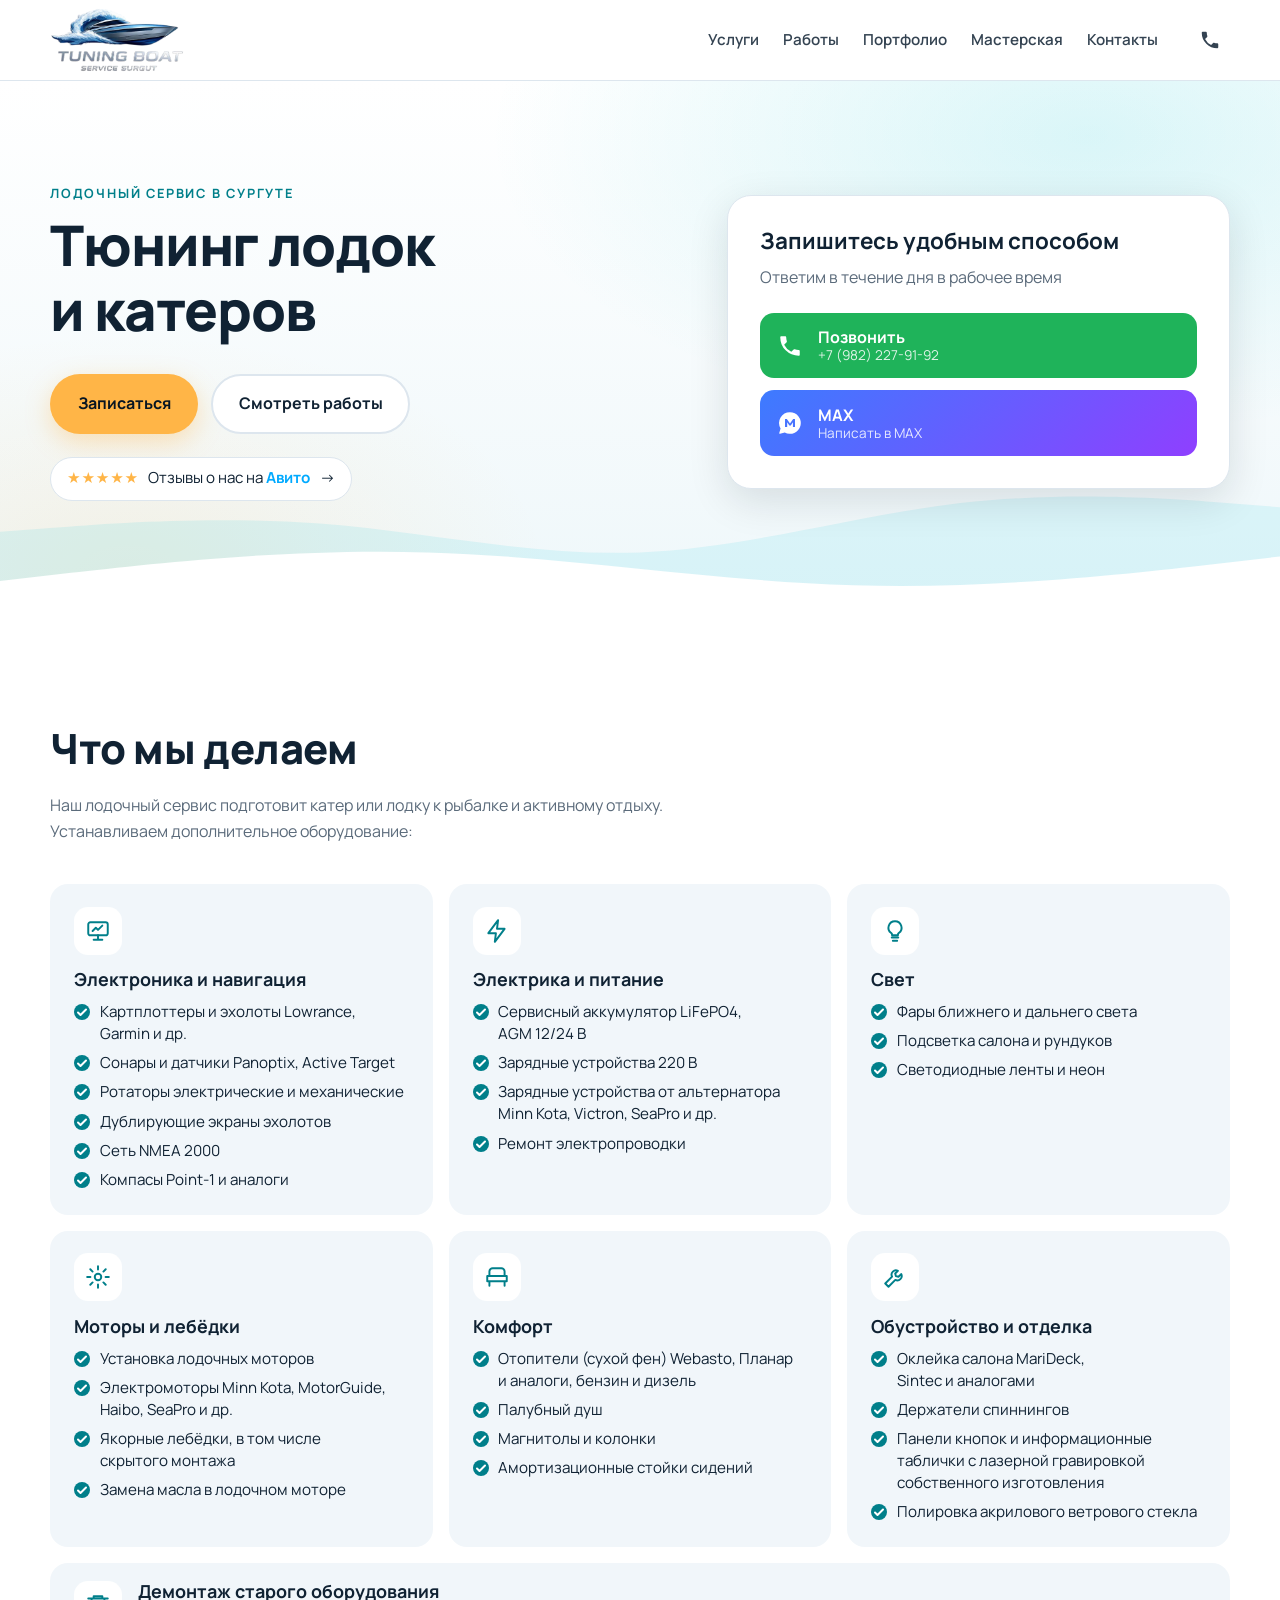
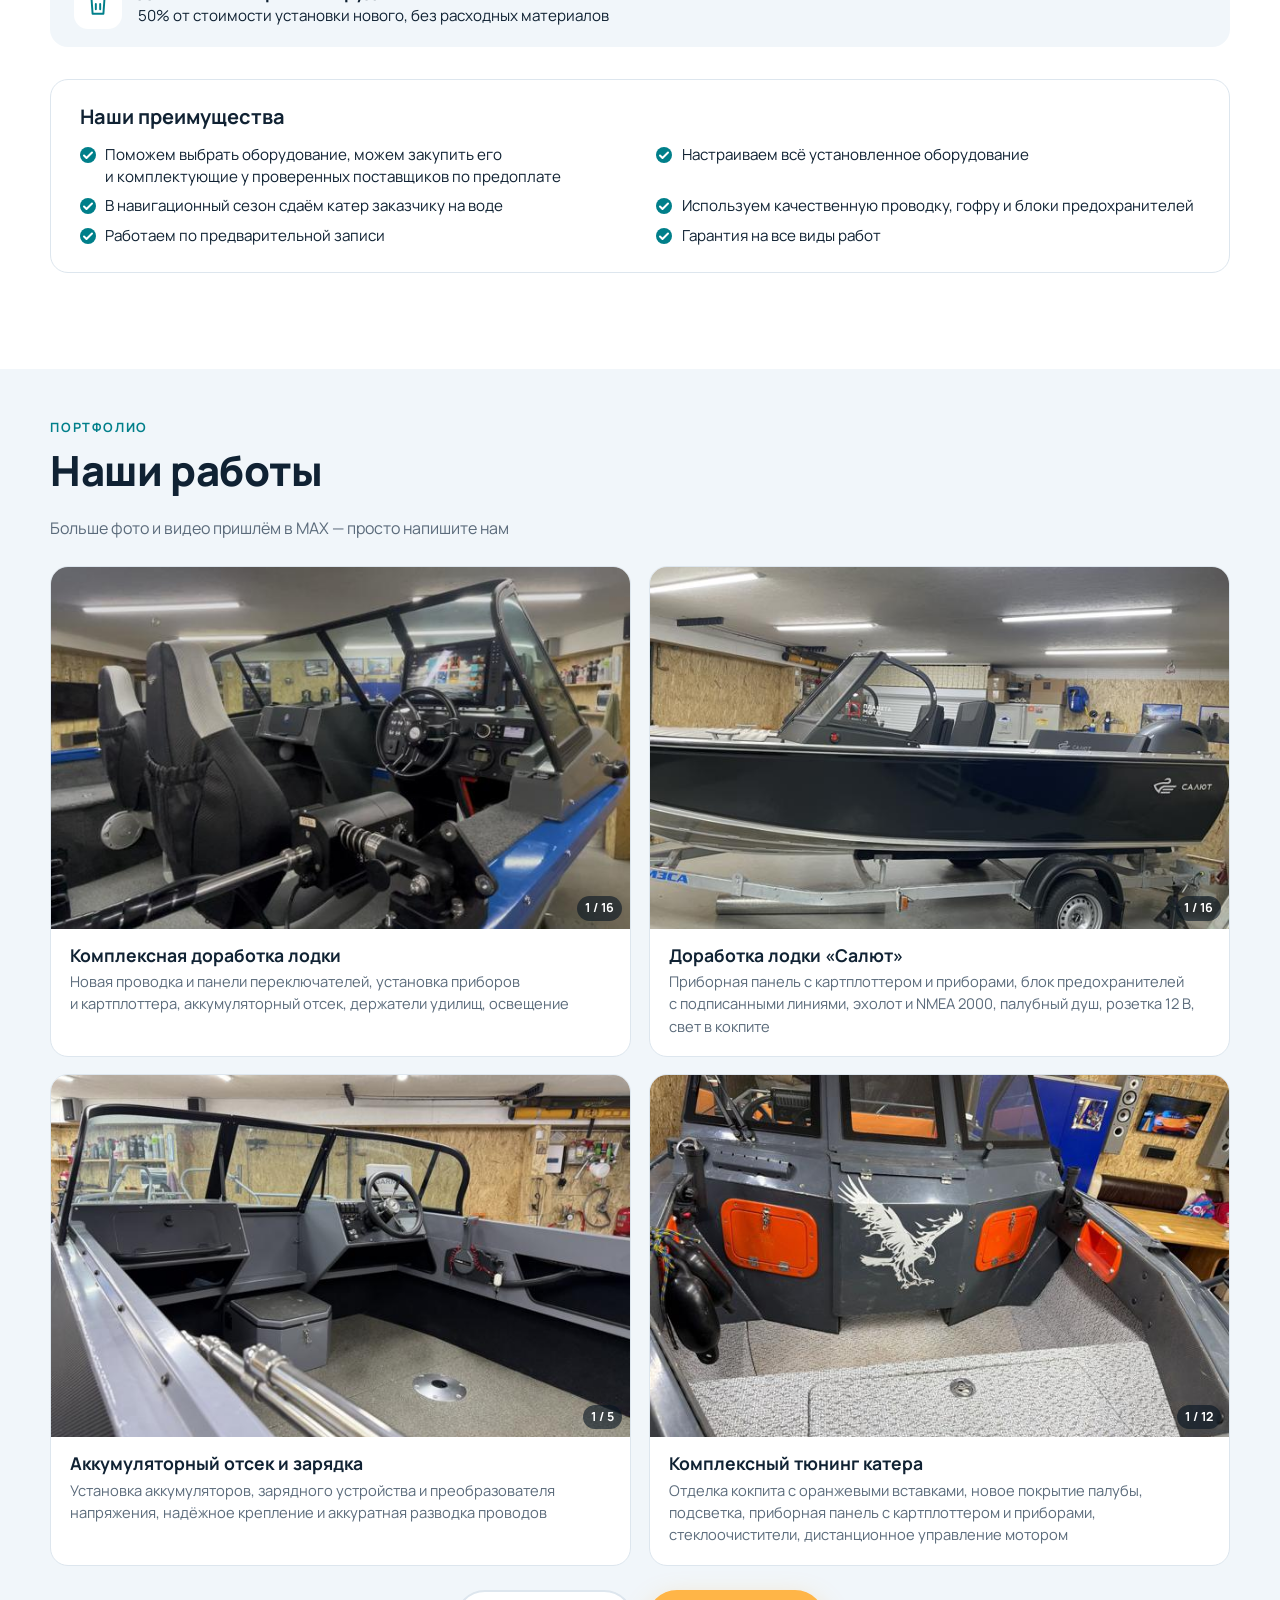
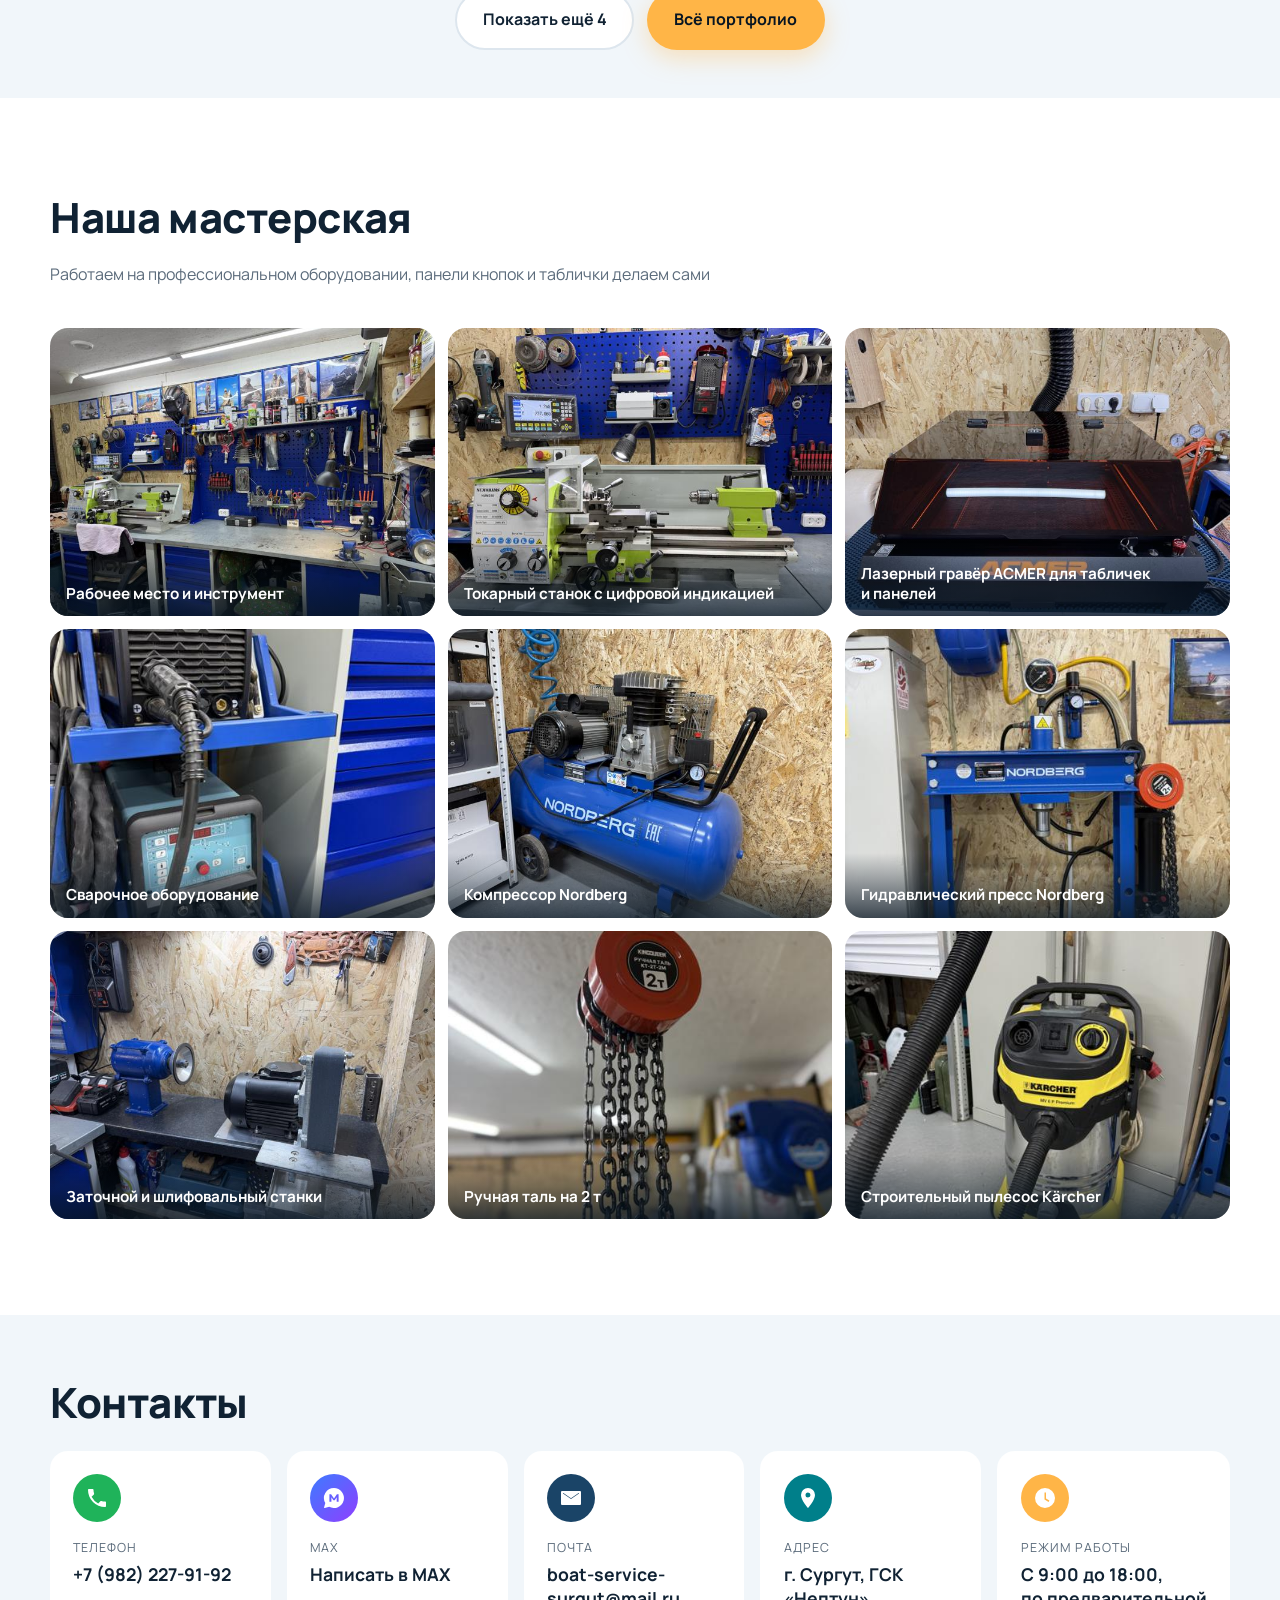
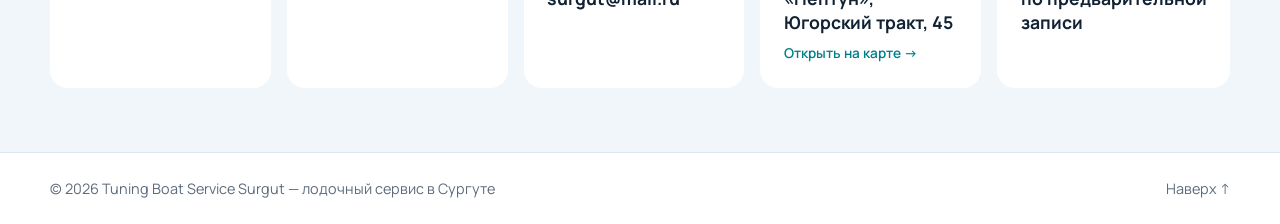
<file: index.html>
<!doctype html>
<html lang="ru">
<head>
  <meta charset="utf-8">
  <meta name="viewport" content="width=device-width, initial-scale=1">
  <title>Лодочный сервис в Сургуте — тюнинг лодок и катеров | Tuning Boat Service Surgut</title>
  <meta name="description" content="Лодочный сервис в Сургуте: тюнинг и дооснащение лодок и катеров, установка эхолотов Lowrance и Garmin, электромоторов, лодочных моторов, фар, отопителей, проводки.">
  <meta property="og:title" content="Лодочный сервис в Сургуте — тюнинг лодок и катеров | Tuning Boat Service Surgut">
  <meta property="og:description" content="Лодочный сервис в Сургуте: тюнинг и дооснащение лодок и катеров, установка эхолотов Lowrance и Garmin, электромоторов, лодочных моторов, фар, отопителей, проводки.">
  <meta property="og:type" content="website">
  <link rel="canonical" href="https://boat-service-surgut.ru/">
  <meta property="og:url" content="https://boat-service-surgut.ru/">
  <meta property="og:image" content="https://boat-service-surgut.ru/images/works/boat6-11.jpg">
  <meta property="og:locale" content="ru_RU">
  <script type="application/ld+json">{"@context": "https://schema.org", "@type": "LocalBusiness", "name": "Tuning Boat Service Surgut", "description": "Лодочный сервис в Сургуте: тюнинг и дооснащение лодок и катеров", "alternateName": "Лодочный сервис Сургут", "url": "https://boat-service-surgut.ru/", "image": "https://boat-service-surgut.ru/images/works/boat6-11.jpg", "logo": "https://boat-service-surgut.ru/images/logo.png", "telephone": "+7-982-227-91-92", "email": "boat-service-surgut@mail.ru", "address": {"@type": "PostalAddress", "streetAddress": "Югорский тракт, 45, ГСК «Нептун»", "addressLocality": "Сургут", "addressRegion": "Ханты-Мансийский автономный округ — Югра", "addressCountry": "RU"}, "areaServed": "Сургут"}</script>
  <meta name="theme-color" content="#ffffff">
  <link rel="icon" type="image/png" href="images/icon.png?v=2">
  <link rel="apple-touch-icon" href="images/apple-touch-icon.png">
  <link rel="preconnect" href="https://fonts.googleapis.com">
  <link rel="preconnect" href="https://fonts.gstatic.com" crossorigin>
  <link href="https://fonts.googleapis.com/css2?family=Manrope:wght@400;500;600;700;800&display=swap" rel="stylesheet">
  <style>
:root {
  --navy-900: #071522;
  --navy-800: #0b1d2e;
  --navy-700: #12314d;
  --navy-600: #1a4467;
  --aqua: #00c2d1;
  --aqua-dark: #007f8a;
  --sun: #ffb547;
  --ink: #102233;
  --muted: #5b6b7b;
  --bg: #ffffff;
  --bg-alt: #f1f6fa;
  --line: #dde6ee;
  --max: #8f3fff;
  --max-grad: linear-gradient(135deg, #3d7bff 0%, #8f3fff 100%);
  --phone: #1fb35a;
  --radius: 18px;
  --shadow: 0 12px 40px rgba(7, 21, 34, .12);
}

*, *::before, *::after { box-sizing: border-box; }
[hidden] { display: none !important; }
html { scroll-behavior: smooth; scroll-padding-top: 80px; }
body {
  margin: 0;
  font-family: "Manrope", system-ui, -apple-system, "Segoe UI", Roboto, sans-serif;
  color: var(--ink);
  background: var(--bg);
  line-height: 1.6;
  -webkit-font-smoothing: antialiased;
}
img, svg { display: block; max-width: 100%; }
a { color: inherit; }
h1, h2, h3 { line-height: 1.15; margin: 0 0 .5em; text-wrap: balance; }
p, li, figcaption { text-wrap: pretty; }

.container { width: min(1180px, 100% - 32px); margin-inline: auto; }
.narrow { width: min(820px, 100% - 32px); }

.eyebrow {
  margin: 0 0 .6rem;
  font-size: .8rem;
  font-weight: 700;
  letter-spacing: .14em;
  text-transform: uppercase;
  color: var(--aqua-dark);
}
.accent { color: var(--aqua-dark); }
.muted { color: var(--muted); font-size: .92rem; }

/* Buttons */
.btn {
  display: inline-flex; align-items: center; justify-content: center;
  gap: .5rem;
  padding: .95rem 1.6rem;
  border-radius: 999px;
  border: 2px solid transparent;
  font: inherit; font-weight: 700;
  text-decoration: none;
  cursor: pointer;
  transition: transform .15s, background .2s, border-color .2s, box-shadow .2s;
}
.btn:hover { transform: translateY(-2px); }
.btn--primary { background: var(--sun); color: var(--navy-900); box-shadow: 0 8px 24px rgba(255, 181, 71, .35); }
.btn--ghost { border-color: var(--line); color: var(--ink); background: #fff; }
.btn--ghost:hover { border-color: var(--aqua-dark); }
.btn--max { background: var(--max-grad); color: #fff; }

/* Header */
.header {
  position: sticky; top: 0; z-index: 50;
  background: rgba(255, 255, 255, .94);
  backdrop-filter: blur(10px);
  color: var(--ink);
  border-bottom: 1px solid var(--line);
  transition: box-shadow .2s;
}
.header.is-scrolled { box-shadow: 0 6px 24px rgba(7, 21, 34, .08); }
.header__inner { display: flex; align-items: center; gap: 2rem; height: 80px; }
.logo img { height: 64px; width: auto; }
.logo { display: flex; align-items: center; gap: .6rem; text-decoration: none; font-size: 1.2rem; font-weight: 600; white-space: nowrap; }
.logo b { color: var(--aqua-dark); font-weight: 800; }
.nav { display: flex; gap: 1.5rem; margin-left: auto; }
.nav a { text-decoration: none; font-weight: 600; font-size: .95rem; opacity: .85; }
.nav a:hover { opacity: 1; color: var(--aqua-dark); }
.header__phone { flex: none; width: 40px; height: 40px; display: grid; place-items: center; color: var(--ink); opacity: .85; transition: color .2s, opacity .2s; }
.header__phone:hover { opacity: 1; color: var(--aqua-dark); }
.header__phone svg { width: 22px; height: 22px; fill: currentColor; }
.burger { display: none; background: none; border: 0; padding: 8px; cursor: pointer; margin-left: auto; }
.burger span { display: block; width: 24px; height: 2px; background: var(--ink); margin: 5px 0; transition: transform .2s, opacity .2s; }
.burger.is-open span:nth-child(1) { transform: translateY(7px) rotate(45deg); }
.burger.is-open span:nth-child(2) { opacity: 0; }
.burger.is-open span:nth-child(3) { transform: translateY(-7px) rotate(-45deg); }

/* Hero */
.hero {
  position: relative;
  overflow: hidden;
  color: var(--ink);
  background:
    radial-gradient(1000px 500px at 85% 10%, rgba(0, 194, 209, .14), transparent 60%),
    radial-gradient(700px 400px at 10% 90%, rgba(255, 181, 71, .12), transparent 60%),
    linear-gradient(180deg, #ffffff, #eef7fa);
  padding: clamp(3rem, 8vw, 6.5rem) 0 clamp(5rem, 10vw, 8rem);
}
.hero__waves { position: absolute; inset: auto 0 -2px 0; height: 45%; pointer-events: none; }
.hero__waves svg { width: 100%; height: 100%; }
.hero__inner { position: relative; display: grid; grid-template-columns: 1.25fr 1fr; gap: 3rem; align-items: center; }
.hero h1 { font-size: clamp(2rem, 4.6vw, 3.5rem); font-weight: 800; letter-spacing: -.02em; }
.hero .eyebrow { color: var(--aqua-dark); }
.lead { font-size: clamp(1.02rem, 1.6vw, 1.2rem); color: var(--muted); max-width: 38rem; }
.hero__cta { display: flex; flex-wrap: wrap; gap: .8rem; margin: 2rem 0 0; }

.hero__reviews { display: inline-flex; align-items: center; gap: .6rem; margin-top: 1.4rem; padding: .55rem 1rem; border-radius: 999px; background: #fff; border: 1px solid var(--line); text-decoration: none; font-size: .95rem; color: var(--ink); transition: border-color .2s, box-shadow .2s; }
.hero__reviews:hover { border-color: #00aaff; box-shadow: 0 6px 18px rgba(0, 170, 255, .15); }
.hero__reviews b { color: #00aaff; }
.hero__stars { color: var(--sun); letter-spacing: .05em; }
.hero__card {
  background: #fff;
  border: 1px solid var(--line);
  box-shadow: var(--shadow);
  border-radius: 24px;
  padding: 2rem;
  backdrop-filter: blur(8px);
}
.hero__card h2 { font-size: 1.4rem; }
.hero__card p { color: var(--muted); margin: 0 0 1.4rem; }

.contact-buttons { display: grid; gap: .75rem; }
.cbtn {
  display: flex; align-items: center; gap: .9rem;
  padding: .9rem 1.1rem;
  border-radius: 14px;
  color: #fff; text-decoration: none;
  transition: transform .15s, filter .2s;
}
.cbtn:hover { transform: translateY(-2px); filter: brightness(1.08); }
.cbtn svg { width: 26px; height: 26px; fill: currentColor; flex: none; }
.cbtn span { display: flex; flex-direction: column; line-height: 1.25; }
.cbtn small { opacity: .85; font-size: .85rem; }
.cbtn--phone { background: var(--phone); }
.cbtn--max { background: var(--max-grad); }

/* Sections */
.section { padding: clamp(3.5rem, 8vw, 6rem) 0; }
.section--alt { background: var(--bg-alt); }
.section--dark { background: var(--bg-alt); color: var(--ink); }
.section--dark .eyebrow { color: var(--aqua-dark); }
.section__title { font-size: clamp(1.8rem, 3.5vw, 2.6rem); font-weight: 800; letter-spacing: -.01em; }
.section__lead { color: var(--muted); max-width: 44rem; margin: 0 0 2.5rem; }
.section--dark .section__lead { color: var(--muted); }

/* Services */
.svcs { display: grid; grid-template-columns: repeat(3, 1fr); gap: 1rem; }
.svc { background: var(--bg-alt); border-radius: var(--radius); padding: 1.4rem 1.5rem 1.5rem; }
.svc__icon { width: 48px; height: 48px; border-radius: 14px; background: #fff; display: grid; place-items: center; margin-bottom: .9rem; }
.svc__icon svg { width: 26px; height: 26px; fill: none; stroke: var(--aqua-dark); stroke-width: 1.8; stroke-linecap: round; stroke-linejoin: round; }
.svc h3 { font-size: 1.12rem; margin: 0 0 .7rem; }
.svc ul, .adv ul { list-style: none; margin: 0; padding: 0; display: grid; gap: .45rem; }
.svc li, .adv li { position: relative; padding-left: 1.6rem; font-size: .95rem; line-height: 1.45; }
.svc li::before, .adv li::before { content: ""; position: absolute; left: 0; top: .2em; width: 1rem; height: 1rem; border-radius: 50%; background: var(--aqua-dark) url("data:image/svg+xml,%3Csvg xmlns='http://www.w3.org/2000/svg' viewBox='0 0 16 16'%3E%3Cpath d='M4 8.5l2.5 2.5L12 5.5' fill='none' stroke='white' stroke-width='2' stroke-linecap='round' stroke-linejoin='round'/%3E%3C/svg%3E") center / 100% no-repeat; }
.svc-note { margin-top: 1rem; display: flex; align-items: center; gap: 1rem; background: var(--bg-alt); border-radius: var(--radius); padding: 1.1rem 1.5rem; }
.svc-note .svc__icon { margin: 0; flex: none; }
.svc-note h3 { font-size: 1.12rem; margin: 0 0 .15rem; }
.svc-note p { margin: 0; font-size: .95rem; }
.adv { margin-top: 2rem; padding: 1.6rem 1.8rem; border: 1px solid var(--line); border-radius: var(--radius); }
.adv h3 { font-size: 1.25rem; margin: 0 0 1rem; }
.adv ul { grid-template-columns: repeat(2, 1fr); column-gap: 2rem; }
@media (max-width: 960px) { .svcs { grid-template-columns: 1fr 1fr; } }
@media (max-width: 640px) { .svcs, .adv ul { grid-template-columns: 1fr; } .adv { padding: 1.3rem; } }

/* Works */
#works { padding: clamp(2rem, 4vw, 3rem) 0; }
#works .section__lead { margin-bottom: 1.5rem; }
.works { display: grid; grid-template-columns: repeat(2, 1fr); gap: 1.1rem; }
.boat.is-hidden { display: none; }
.works__more { display: flex; flex-wrap: wrap; justify-content: center; gap: .8rem; margin-top: 1.5rem; }
.boat { background: #fff; border: 1px solid var(--line); border-radius: var(--radius); overflow: hidden; display: flex; flex-direction: column; }
.boat__slider { position: relative; aspect-ratio: 16 / 10; background: var(--bg-alt); overflow: hidden; }
.boat__track { position: absolute; inset: 0; display: flex; overflow-x: auto; scroll-snap-type: x mandatory; scrollbar-width: none; overscroll-behavior-x: contain; }
.boat__track::-webkit-scrollbar { display: none; }
.boat__track > img, .boat__slide { flex: 0 0 100%; width: 100%; height: 100%; object-fit: cover; scroll-snap-align: start; cursor: zoom-in; }
.boat__slide { position: relative; display: block; }
.boat__slide img { width: 100%; height: 100%; object-fit: cover; }
.play { position: absolute; left: 50%; top: 50%; width: 56px; height: 56px; margin: -28px 0 0 -28px; border-radius: 50%; background: rgba(7, 21, 34, .6); pointer-events: none; }
.play::after { content: ""; position: absolute; left: 22px; top: 17px; border-style: solid; border-width: 11px 0 11px 18px; border-color: transparent transparent transparent #fff; }
.pf-grid button { position: relative; }
.lightbox video { max-width: 92vw; max-height: 84vh; border-radius: 8px; background: #000; }
.boat__nav { position: absolute; top: 50%; transform: translateY(-50%); width: 36px; height: 36px; border: 0; border-radius: 50%; background: rgba(255, 255, 255, .9); color: var(--ink); font-size: 1.4rem; line-height: 1; cursor: pointer; display: grid; place-items: center; box-shadow: 0 2px 8px rgba(0, 0, 0, .2); opacity: 0; transition: opacity .2s; }
.boat__nav--prev { left: 8px; }
.boat__nav--next { right: 8px; }
.boat__slider:hover .boat__nav, .boat__nav:focus-visible { opacity: 1; }
.boat__count { position: absolute; right: 8px; bottom: 8px; background: rgba(7, 21, 34, .6); color: #fff; font-size: .78rem; font-weight: 700; padding: .15rem .5rem; border-radius: 999px; pointer-events: none; }
.boat__info { padding: 1rem 1.2rem 1.2rem; }
.boat__info h3 { font-size: 1.1rem; margin: 0 0 .35rem; }
.boat__info p { margin: 0; color: var(--muted); font-size: .92rem; line-height: 1.5; }
@media (hover: none) { .boat__nav { opacity: 1; width: 30px; height: 30px; font-size: 1.2rem; } }
@media (max-width: 560px) {
  .works { gap: .6rem; }
  .boat__info { padding: .6rem .7rem .8rem; }
  .boat__info h3 { font-size: .88rem; margin: 0; }
  .boat__info p { display: none; }
  .boat__nav { width: 26px; height: 26px; font-size: 1rem; }
  .boat__nav--prev { left: 4px; } .boat__nav--next { right: 4px; }
}

/* Portfolio page */
.pf-hero { padding: clamp(2rem, 5vw, 3.5rem) 0 1rem; background: linear-gradient(180deg, #fff, var(--bg-alt)); }
.pf-hero p { color: var(--muted); margin: 0; }
.pf-nav { display: flex; flex-wrap: wrap; gap: .5rem; margin-top: 1.4rem; }
.pf-nav a { text-decoration: none; font-size: .9rem; font-weight: 600; padding: .45rem .9rem; border-radius: 999px; background: #fff; border: 1px solid var(--line); }
.pf-nav a:hover { border-color: var(--aqua-dark); color: var(--aqua-dark); }
.pf-list { padding: 1.5rem 0 3rem; background: var(--bg-alt); }
.pf-boat { background: #fff; border: 1px solid var(--line); border-radius: var(--radius); padding: clamp(1.1rem, 3vw, 2rem); margin-bottom: 1.5rem; scroll-margin-top: 96px; }
.pf-boat h2 { font-size: clamp(1.3rem, 2.4vw, 1.7rem); margin: 0 0 .4rem; }
.pf-boat > p { color: var(--muted); margin: 0 0 1.2rem; max-width: 60rem; }
.pf-boat__count { display: inline-block; font-size: .8rem; font-weight: 700; color: var(--aqua-dark); margin-bottom: .6rem; text-transform: uppercase; letter-spacing: .08em; }
.pf-grid { display: grid; grid-template-columns: repeat(4, 1fr); gap: 8px; }
.pf-grid button { padding: 0; border: 0; border-radius: 10px; overflow: hidden; aspect-ratio: 4 / 3; background: var(--bg-alt); cursor: zoom-in; }
.pf-grid img { width: 100%; height: 100%; object-fit: cover; transition: transform .3s; }
.pf-grid button:hover img { transform: scale(1.05); }
.nav a.is-active { color: var(--aqua-dark); opacity: 1; }
@media (max-width: 860px) { .pf-grid { grid-template-columns: repeat(3, 1fr); } }
@media (max-width: 560px) {
  .pf-grid { grid-template-columns: repeat(2, 1fr); gap: 6px; }
  .pf-nav { flex-wrap: nowrap; overflow-x: auto; margin-right: -16px; padding-right: 16px; scrollbar-width: none; }
  .pf-nav::-webkit-scrollbar { display: none; }
  .pf-nav a { white-space: nowrap; }
}

/* Lightbox */
.lightbox { position: fixed; inset: 0; z-index: 100; background: rgba(7, 21, 34, .94); display: none; align-items: center; justify-content: center; }
.lightbox.is-open { display: flex; }
.lightbox img { max-width: 92vw; max-height: 84vh; border-radius: 8px; box-shadow: 0 20px 60px rgba(0, 0, 0, .5); }
.lightbox button { position: absolute; border: 0; background: rgba(255, 255, 255, .12); color: #fff; width: 52px; height: 52px; border-radius: 50%; font-size: 1.6rem; cursor: pointer; display: grid; place-items: center; }
.lightbox button:hover { background: rgba(255, 255, 255, .25); }
.lightbox__close { top: 16px; right: 16px; }
.lightbox__prev { left: 16px; top: 50%; transform: translateY(-50%); }
.lightbox__next { right: 16px; top: 50%; transform: translateY(-50%); }
.lightbox__count { pointer-events: none; position: absolute; bottom: 22px; left: 0; right: 0; text-align: center; color: rgba(255, 255, 255, .75); font-weight: 600; }
@media (max-width: 860px) {
  .lightbox__prev, .lightbox__next { top: auto; bottom: 8px; transform: none; }
}

/* Workshop */
.ws { display: grid; grid-template-columns: repeat(3, 1fr); gap: .8rem; }
.ws__item { position: relative; padding: 0; border: 0; border-radius: var(--radius); overflow: hidden; aspect-ratio: 4 / 3; background: var(--bg-alt); cursor: zoom-in; font: inherit; }
.ws__item img { width: 100%; height: 100%; object-fit: cover; transition: transform .3s; }
.ws__item:hover img { transform: scale(1.04); }
.ws__item span { position: absolute; left: 0; right: 0; bottom: 0; padding: 2rem 1rem .8rem; text-align: left; color: #fff; font-weight: 700; font-size: .95rem; line-height: 1.3; background: linear-gradient(transparent, rgba(7, 21, 34, .75)); }
@media (max-width: 760px) { .ws { grid-template-columns: 1fr 1fr; gap: .5rem; } .ws__item span { font-size: .8rem; padding: 1.5rem .6rem .5rem; } }

/* Contacts */
#contacts { padding: clamp(2.5rem, 5vw, 4rem) 0; }
.ccards { display: grid; grid-template-columns: repeat(5, 1fr); gap: 1rem; margin-top: 1.5rem; }
@media (max-width: 1180px) { .ccards { grid-template-columns: repeat(3, 1fr); } }
.ccard { display: flex; flex-direction: column; gap: .35rem; padding: 1.4rem; background: #fff; border: 1px solid transparent; border-radius: var(--radius); text-decoration: none; color: var(--ink); }
.ccard--link { transition: transform .15s, box-shadow .2s, border-color .2s, background .2s; }
.ccard--link:hover { transform: translateY(-3px); background: #fff; border-color: var(--line); box-shadow: var(--shadow); }
.ccard__icon { width: 48px; height: 48px; border-radius: 50%; display: grid; place-items: center; color: #fff; margin-bottom: .6rem; }
.ccard__icon svg { width: 24px; height: 24px; fill: currentColor; }
.ccard__icon--phone { background: var(--phone); }
.ccard__icon--max { background: var(--max-grad); }
.ccard__icon--pin { background: var(--aqua-dark); }
.ccard__icon--mail { background: var(--navy-600); }
.ccard__mail { overflow-wrap: anywhere; }
.ccard__icon--clock { background: var(--sun); }
.ccard__label { font-size: .78rem; color: var(--muted); text-transform: uppercase; letter-spacing: .08em; }
.ccard b { font-size: 1.1rem; line-height: 1.35; }
.ccard__more { margin-top: .2rem; font-size: .85rem; font-weight: 600; color: var(--aqua-dark); }
@media (max-width: 960px) { .ccards { grid-template-columns: repeat(2, 1fr); } }
@media (max-width: 480px) {
  .ccards { grid-template-columns: 1fr; gap: .7rem; }
  .ccard { display: grid; grid-template-columns: 48px 1fr; column-gap: 1rem; row-gap: .1rem; align-items: center; padding: 1rem 1.1rem; }
  .ccard__icon { grid-row: 1 / 3; margin: 0; }
  .ccard__label { align-self: end; }
  .ccard b { align-self: start; font-size: 1rem; }
  .ccard__more { grid-column: 2; margin-top: 0; }
}

/* Footer */
.footer { background: #fff; border-top: 1px solid var(--line); color: var(--muted); padding: 1.5rem 0; font-size: .9rem; }
.footer__inner { display: flex; justify-content: space-between; gap: 1rem; flex-wrap: wrap; }
.footer a { text-decoration: none; }
.footer a:hover { color: var(--ink); }

/* Floating buttons (mobile) */
.floating { display: none; }
.floating__btn {
  width: 54px; height: 54px; border-radius: 50%;
  display: grid; place-items: center;
  color: #fff;
  box-shadow: 0 8px 24px rgba(0, 0, 0, .25);
}
.floating__btn svg { width: 26px; height: 26px; fill: currentColor; }

/* Responsive */
@media (max-width: 860px) {
  .burger { display: block; margin-left: 0; }
  .header__phone { margin-left: auto; }
  .header__inner { gap: 1rem; }
  .nav {
    position: absolute; top: 80px; left: 0; right: 0;
    flex-direction: column; gap: 0;
    background: #fff;
    padding: .5rem 16px 1rem;
    box-shadow: 0 12px 24px rgba(7, 21, 34, .1);
    display: none;
  }
  .nav.is-open { display: flex; }
  .nav a { padding: .8rem 0; border-bottom: 1px solid var(--line); }
  .hero__inner { grid-template-columns: 1fr; gap: 2rem; }
  .floating { display: flex; flex-direction: column; gap: .6rem; position: fixed; right: 16px; bottom: 16px; z-index: 40; }
  .footer { padding-bottom: 5rem; }
}
@media (max-width: 560px) {
  }
@media (prefers-reduced-motion: reduce) {
  html { scroll-behavior: auto; }
  * { transition: none !important; }
}
  </style>
</head>
<body>

<header class="header" id="top">
  <div class="container header__inner">
    <a href="#top" class="logo" aria-label="Tuning Boat Service Surgut — на главную">
      <img src="images/logo.png" alt="Tuning Boat Service Surgut" width="419" height="200">
    </a>
    <nav class="nav" id="nav">
      <a href="#services">Услуги</a>
      <a href="#works">Работы</a>
      <a href="portfolio.html">Портфолио</a>
      <a href="#workshop">Мастерская</a>
      <a href="#contacts">Контакты</a>
    </nav>
    <a class="header__phone" data-contact="phone" href="tel:+79822279192" aria-label="Позвонить: +7 (982) 227-91-92" title="+7 (982) 227-91-92"><svg viewBox="0 0 24 24" aria-hidden="true"><path d="M6.6 10.8a15.1 15.1 0 0 0 6.6 6.6l2.2-2.2c.3-.3.7-.4 1-.2 1.1.4 2.3.6 3.6.6.6 0 1 .4 1 1V20c0 .6-.4 1-1 1A17 17 0 0 1 3 4c0-.6.4-1 1-1h3.5c.6 0 1 .4 1 1 0 1.3.2 2.5.6 3.6.1.3 0 .7-.2 1z"/></svg></a>
    <button class="burger" id="burger" aria-label="Меню" aria-expanded="false" aria-controls="nav"><span></span><span></span><span></span></button>
  </div>
</header>

<main>
  <!-- HERO -->
  <section class="hero">
    <div class="hero__waves" aria-hidden="true">
      <svg viewBox="0 0 1440 320" preserveAspectRatio="none"><path fill="rgba(0,194,209,.10)" d="M0,192L60,186.7C120,181,240,171,360,181.3C480,192,600,224,720,218.7C840,213,960,171,1080,154.7C1200,139,1320,149,1380,154.7L1440,160L1440,320L0,320Z"/><path fill="#ffffff" d="M0,256L80,245.3C160,235,320,213,480,218.7C640,224,800,256,960,261.3C1120,267,1280,245,1360,234.7L1440,224L1440,320L0,320Z"/></svg>
    </div>
    <div class="container hero__inner">
      <div class="hero__text">
        <p class="eyebrow">Лодочный сервис в&nbsp;Сургуте</p>
        <h1>Тюнинг лодок и&nbsp;катеров</h1>
        <div class="hero__cta">
          <a href="#contacts" class="btn btn--primary">Записаться</a>
          <a href="#works" class="btn btn--ghost">Смотреть работы</a>
        </div>
        <a class="hero__reviews" href="https://www.avito.ru/surgut/predlozheniya_uslug/tyuning_lodok_i_katerov_7838811883" target="_blank" rel="noopener">
          <span class="hero__stars" aria-hidden="true">★★★★★</span>
          <span>Отзывы о&nbsp;нас на&nbsp;<b>Авито</b></span>
          <span aria-hidden="true">→</span>
        </a>
      </div>
      <div class="hero__card" aria-label="Быстрая запись">
        <h2>Запишитесь удобным способом</h2>
        <p>Ответим в&nbsp;течение дня в&nbsp;рабочее время</p>
        <div class="contact-buttons">
          <a class="cbtn cbtn--phone" data-contact="phone" href="tel:+79822279192">
            <svg viewBox="0 0 24 24" aria-hidden="true"><path d="M6.6 10.8a15.1 15.1 0 0 0 6.6 6.6l2.2-2.2c.3-.3.7-.4 1-.2 1.1.4 2.3.6 3.6.6.6 0 1 .4 1 1V20c0 .6-.4 1-1 1A17 17 0 0 1 3 4c0-.6.4-1 1-1h3.5c.6 0 1 .4 1 1 0 1.3.2 2.5.6 3.6.1.3 0 .7-.2 1z"/></svg>
            <span><b>Позвонить</b><small data-contact-text="phone">+7&nbsp;(982)&nbsp;227-91-92</small></span>
          </a>
          <a class="cbtn cbtn--max" data-contact="max" href="https://max.ru/u/f9LHodD0cOI_EWlX5eczMRyrgtSB1MiPvnAlhKM8POfMxDiGiavjYpwFXmU" target="_blank" rel="noopener">
            <svg viewBox="0 0 24 24" aria-hidden="true"><path d="M12 2a10 10 0 0 0-8.7 15l-1.2 4.3c-.1.4.3.8.7.7l4.4-1.2A10 10 0 1 0 12 2zm4.6 13.8h-1.9v-4.6l-2 3h-1.3l-2-3v4.6H7.4V8.2h1.7l2.9 4.3 2.9-4.3h1.7z"/></svg>
            <span><b>MAX</b><small data-contact-text="max">Написать в&nbsp;MAX</small></span>
          </a>
        </div>
      </div>
    </div>
  </section>

  <!-- SERVICES -->
  <section class="section" id="services">
    <div class="container">
      <h2 class="section__title">Что мы делаем</h2>
      <p class="section__lead">Наш лодочный сервис подготовит катер или&nbsp;лодку к&nbsp;рыбалке и&nbsp;активному отдыху. Устанавливаем дополнительное оборудование:</p>
      <div class="svcs">
        <article class="svc">
          <div class="svc__icon"><svg viewBox="0 0 24 24" aria-hidden="true"><rect x="3" y="4" width="18" height="12" rx="2"/><path d="M8 20h8M12 16v4M7 12l3-3 2 2 4-4"/></svg></div>
          <h3>Электроника и&nbsp;навигация</h3>
          <ul>
            <li>Картплоттеры и эхолоты Lowrance, Garmin и&nbsp;др.</li>
            <li>Сонары и датчики Panoptix, Active Target</li>
            <li>Ротаторы электрические и&nbsp;механические</li>
            <li>Дублирующие экраны эхолотов</li>
            <li>Сеть NMEA 2000</li>
            <li>Компасы Point-1 и&nbsp;аналоги</li>
          </ul>
        </article>
        <article class="svc">
          <div class="svc__icon"><svg viewBox="0 0 24 24" aria-hidden="true"><path d="M13 2 4 14h7l-1 8 9-12h-7z"/></svg></div>
          <h3>Электрика и&nbsp;питание</h3>
          <ul>
            <li>Сервисный аккумулятор LiFePO4, AGM 12/24&nbsp;В</li>
            <li>Зарядные устройства 220&nbsp;В</li>
            <li>Зарядные устройства от&nbsp;альтернатора Minn Kota, Victron, SeaPro и&nbsp;др.</li>
            <li>Ремонт электропроводки</li>
          </ul>
        </article>
        <article class="svc">
          <div class="svc__icon"><svg viewBox="0 0 24 24" aria-hidden="true"><path d="M9 18h6M10 21h4M12 3a6 6 0 0 0-3.5 10.9c.5.4.8 1 .8 1.6V16h5.4v-.5c0-.6.3-1.2.8-1.6A6 6 0 0 0 12 3z"/></svg></div>
          <h3>Свет</h3>
          <ul>
            <li>Фары ближнего и&nbsp;дальнего света</li>
            <li>Подсветка салона и&nbsp;рундуков</li>
            <li>Светодиодные ленты и&nbsp;неон</li>
          </ul>
        </article>
        <article class="svc">
          <div class="svc__icon"><svg viewBox="0 0 24 24" aria-hidden="true"><circle cx="12" cy="12" r="3"/><path d="M12 2v3M12 19v3M2 12h3M19 12h3M4.9 4.9 7 7M17 17l2.1 2.1M4.9 19.1 7 17M17 7l2.1-2.1"/></svg></div>
          <h3>Моторы и&nbsp;лебёдки</h3>
          <ul>
            <li>Установка лодочных моторов</li>
            <li>Электромоторы Minn Kota, MotorGuide, Haibo, SeaPro и&nbsp;др.</li>
            <li>Якорные лебёдки, в&nbsp;том числе скрытого монтажа</li>
            <li>Замена масла в&nbsp;лодочном моторе</li>
          </ul>
        </article>
        <article class="svc">
          <div class="svc__icon"><svg viewBox="0 0 24 24" aria-hidden="true"><path d="M5 11V7a3 3 0 0 1 3-3h8a3 3 0 0 1 3 3v4M3 11h18v5H3zM5 16v4M19 16v4"/></svg></div>
          <h3>Комфорт</h3>
          <ul>
            <li>Отопители (сухой фен) Webasto, Планар и&nbsp;аналоги, бензин и&nbsp;дизель</li>
            <li>Палубный душ</li>
            <li>Магнитолы и&nbsp;колонки</li>
            <li>Амортизационные стойки сидений</li>
          </ul>
        </article>
        <article class="svc">
          <div class="svc__icon"><svg viewBox="0 0 24 24" aria-hidden="true"><path d="M14.7 6.3a4 4 0 0 0-5.4 5.4L3 18l3 3 6.3-6.3a4 4 0 0 0 5.4-5.4l-2.5 2.5-2.4-.6-.6-2.4z"/></svg></div>
          <h3>Обустройство и&nbsp;отделка</h3>
          <ul>
            <li>Оклейка салона MariDeck, Sintec и&nbsp;аналогами</li>
            <li>Держатели спиннингов</li>
            <li>Панели кнопок и&nbsp;информационные таблички с&nbsp;лазерной гравировкой собственного изготовления</li>
            <li>Полировка акрилового ветрового стекла</li>
          </ul>
        </article>
      </div>
      <div class="svc-note">
        <div class="svc__icon"><svg viewBox="0 0 24 24" aria-hidden="true"><path d="M3 6h18M8 6V4h8v2M6 6l1 14h10l1-14M10 11v5M14 11v5"/></svg></div>
        <div><h3>Демонтаж старого оборудования</h3><p>50% от&nbsp;стоимости установки нового, без&nbsp;расходных материалов</p></div>
      </div>
      <div class="adv">
        <h3>Наши преимущества</h3>
        <ul>
          <li>Поможем выбрать оборудование, можем закупить его и&nbsp;комплектующие у&nbsp;проверенных поставщиков по&nbsp;предоплате</li>
          <li>Настраиваем всё установленное оборудование</li>
          <li>В&nbsp;навигационный сезон сдаём катер заказчику на&nbsp;воде</li>
          <li>Используем качественную проводку, гофру и&nbsp;блоки предохранителей</li>
          <li>Работаем по&nbsp;предварительной записи</li>
          <li>Гарантия на&nbsp;все виды работ</li>
        </ul>
      </div>
    </div>
  </section>

  <!-- WORKS -->
  <section class="section section--dark" id="works">
    <div class="container">
      <p class="eyebrow">Портфолио</p>
      <h2 class="section__title">Наши работы</h2>
      <p class="section__lead">Больше фото и&nbsp;видео пришлём в&nbsp;MAX&nbsp;— просто напишите нам</p>
      <div class="works">
        <article class="boat" data-photos="images/works/boat1-main.jpg,images/works/boat1-15.jpg,images/works/boat1-4.jpg,images/works/boat1-12.jpg,images/works/boat1-14.jpg,images/works/boat1-10.jpg,images/works/boat1-1.jpg,images/works/boat1-2.jpg,images/works/boat1-3.jpg,images/works/boat1-5.jpg,images/works/boat1-6.jpg,images/works/boat1-7.jpg,images/works/boat1-8.jpg,images/works/boat1-9.jpg,images/works/boat1-11.jpg,images/works/boat1-13.jpg">
          <div class="boat__slider">
            <div class="boat__track">
              <img src="images/works/boat1-main-thumb.jpg" alt="Комплексная доработка лодки, фото 1" loading="lazy" data-index="0" width="640" height="480">
              <img src="images/works/boat1-15-thumb.jpg" alt="Комплексная доработка лодки, фото 2" loading="lazy" data-index="1" width="640" height="480">
              <img src="images/works/boat1-4-thumb.jpg" alt="Комплексная доработка лодки, фото 3" loading="lazy" data-index="2" width="640" height="480">
              <img src="images/works/boat1-12-thumb.jpg" alt="Комплексная доработка лодки, фото 4" loading="lazy" data-index="3" width="640" height="480">
              <img src="images/works/boat1-14-thumb.jpg" alt="Комплексная доработка лодки, фото 5" loading="lazy" data-index="4" width="640" height="480">
              <img src="images/works/boat1-10-thumb.jpg" alt="Комплексная доработка лодки, фото 6" loading="lazy" data-index="5" width="640" height="480">
              <img src="images/works/boat1-1-thumb.jpg" alt="Комплексная доработка лодки, фото 7" loading="lazy" data-index="6" width="640" height="480">
              <img src="images/works/boat1-2-thumb.jpg" alt="Комплексная доработка лодки, фото 8" loading="lazy" data-index="7" width="640" height="480">
              <img src="images/works/boat1-3-thumb.jpg" alt="Комплексная доработка лодки, фото 9" loading="lazy" data-index="8" width="640" height="480">
              <img src="images/works/boat1-5-thumb.jpg" alt="Комплексная доработка лодки, фото 10" loading="lazy" data-index="9" width="640" height="480">
              <img src="images/works/boat1-6-thumb.jpg" alt="Комплексная доработка лодки, фото 11" loading="lazy" data-index="10" width="640" height="480">
              <img src="images/works/boat1-7-thumb.jpg" alt="Комплексная доработка лодки, фото 12" loading="lazy" data-index="11" width="640" height="480">
              <img src="images/works/boat1-8-thumb.jpg" alt="Комплексная доработка лодки, фото 13" loading="lazy" data-index="12" width="640" height="480">
              <img src="images/works/boat1-9-thumb.jpg" alt="Комплексная доработка лодки, фото 14" loading="lazy" data-index="13" width="640" height="480">
              <img src="images/works/boat1-11-thumb.jpg" alt="Комплексная доработка лодки, фото 15" loading="lazy" data-index="14" width="640" height="480">
              <img src="images/works/boat1-13-thumb.jpg" alt="Комплексная доработка лодки, фото 16" loading="lazy" data-index="15" width="640" height="480">
            </div>
            <button type="button" class="boat__nav boat__nav--prev" aria-label="Предыдущее фото">‹</button>
            <button type="button" class="boat__nav boat__nav--next" aria-label="Следующее фото">›</button>
            <span class="boat__count">1 / 16</span>
          </div>
          <div class="boat__info">
            <h3>Комплексная доработка лодки</h3>
            <p>Новая проводка и&nbsp;панели переключателей, установка приборов и&nbsp;картплоттера, аккумуляторный отсек, держатели удилищ, освещение</p>
          </div>
        </article>
        <article class="boat" data-photos="images/works/boat2-9.jpg,images/works/boat2-1.jpg,images/works/boat2-12.jpg,images/works/boat2-16.jpg,images/works/boat2-4.jpg,images/works/boat2-2.jpg,images/works/boat2-3.jpg,images/works/boat2-5.jpg,images/works/boat2-6.jpg,images/works/boat2-7.jpg,images/works/boat2-8.jpg,images/works/boat2-10.jpg,images/works/boat2-11.jpg,images/works/boat2-13.jpg,images/works/boat2-14.jpg,images/works/boat2-15.jpg">
          <div class="boat__slider">
            <div class="boat__track">
              <img src="images/works/boat2-9-thumb.jpg" alt="Доработка лодки «Салют», фото 1" loading="lazy" data-index="0" width="640" height="480">
              <img src="images/works/boat2-1-thumb.jpg" alt="Доработка лодки «Салют», фото 2" loading="lazy" data-index="1" width="640" height="480">
              <img src="images/works/boat2-12-thumb.jpg" alt="Доработка лодки «Салют», фото 3" loading="lazy" data-index="2" width="640" height="480">
              <img src="images/works/boat2-16-thumb.jpg" alt="Доработка лодки «Салют», фото 4" loading="lazy" data-index="3" width="640" height="480">
              <img src="images/works/boat2-4-thumb.jpg" alt="Доработка лодки «Салют», фото 5" loading="lazy" data-index="4" width="640" height="480">
              <img src="images/works/boat2-2-thumb.jpg" alt="Доработка лодки «Салют», фото 6" loading="lazy" data-index="5" width="640" height="480">
              <img src="images/works/boat2-3-thumb.jpg" alt="Доработка лодки «Салют», фото 7" loading="lazy" data-index="6" width="640" height="480">
              <img src="images/works/boat2-5-thumb.jpg" alt="Доработка лодки «Салют», фото 8" loading="lazy" data-index="7" width="640" height="480">
              <img src="images/works/boat2-6-thumb.jpg" alt="Доработка лодки «Салют», фото 9" loading="lazy" data-index="8" width="640" height="480">
              <img src="images/works/boat2-7-thumb.jpg" alt="Доработка лодки «Салют», фото 10" loading="lazy" data-index="9" width="640" height="480">
              <img src="images/works/boat2-8-thumb.jpg" alt="Доработка лодки «Салют», фото 11" loading="lazy" data-index="10" width="640" height="480">
              <img src="images/works/boat2-10-thumb.jpg" alt="Доработка лодки «Салют», фото 12" loading="lazy" data-index="11" width="640" height="480">
              <img src="images/works/boat2-11-thumb.jpg" alt="Доработка лодки «Салют», фото 13" loading="lazy" data-index="12" width="640" height="480">
              <img src="images/works/boat2-13-thumb.jpg" alt="Доработка лодки «Салют», фото 14" loading="lazy" data-index="13" width="640" height="480">
              <img src="images/works/boat2-14-thumb.jpg" alt="Доработка лодки «Салют», фото 15" loading="lazy" data-index="14" width="640" height="480">
              <img src="images/works/boat2-15-thumb.jpg" alt="Доработка лодки «Салют», фото 16" loading="lazy" data-index="15" width="640" height="480">
            </div>
            <button type="button" class="boat__nav boat__nav--prev" aria-label="Предыдущее фото">‹</button>
            <button type="button" class="boat__nav boat__nav--next" aria-label="Следующее фото">›</button>
            <span class="boat__count">1 / 16</span>
          </div>
          <div class="boat__info">
            <h3>Доработка лодки «Салют»</h3>
            <p>Приборная панель с&nbsp;картплоттером и&nbsp;приборами, блок предохранителей с&nbsp;подписанными линиями, эхолот и&nbsp;NMEA&nbsp;2000, палубный душ, розетка 12&nbsp;В, свет в&nbsp;кокпите</p>
          </div>
        </article>
        <article class="boat" data-photos="images/works/boat3-5.jpg,images/works/boat3-4.jpg,images/works/boat3-1.jpg,images/works/boat3-2.jpg,images/works/boat3-3.jpg">
          <div class="boat__slider">
            <div class="boat__track">
              <img src="images/works/boat3-5-thumb.jpg" alt="Аккумуляторный отсек и зарядка, фото 1" loading="lazy" data-index="0" width="640" height="480">
              <img src="images/works/boat3-4-thumb.jpg" alt="Аккумуляторный отсек и зарядка, фото 2" loading="lazy" data-index="1" width="640" height="480">
              <img src="images/works/boat3-1-thumb.jpg" alt="Аккумуляторный отсек и зарядка, фото 3" loading="lazy" data-index="2" width="640" height="480">
              <img src="images/works/boat3-2-thumb.jpg" alt="Аккумуляторный отсек и зарядка, фото 4" loading="lazy" data-index="3" width="640" height="480">
              <img src="images/works/boat3-3-thumb.jpg" alt="Аккумуляторный отсек и зарядка, фото 5" loading="lazy" data-index="4" width="640" height="480">
            </div>
            <button type="button" class="boat__nav boat__nav--prev" aria-label="Предыдущее фото">‹</button>
            <button type="button" class="boat__nav boat__nav--next" aria-label="Следующее фото">›</button>
            <span class="boat__count">1 / 5</span>
          </div>
          <div class="boat__info">
            <h3>Аккумуляторный отсек и&nbsp;зарядка</h3>
            <p>Установка аккумуляторов, зарядного устройства и&nbsp;преобразователя напряжения, надёжное крепление и&nbsp;аккуратная разводка проводов</p>
          </div>
        </article>
        <article class="boat" data-photos="images/works/boat4-6.jpg,images/works/boat4-1.jpg,images/works/boat4-4.jpg,images/works/boat4-7.jpg,images/works/boat4-2.jpg,images/works/boat4-3.jpg,images/works/boat4-5.jpg,images/works/boat4-8.jpg,images/works/boat4-9.jpg,images/works/boat4-10.jpg,images/works/boat4-11.jpg,images/works/boat4-12.jpg">
          <div class="boat__slider">
            <div class="boat__track">
              <img src="images/works/boat4-6-thumb.jpg" alt="Комплексный тюнинг катера, фото 1" loading="lazy" data-index="0" width="640" height="480">
              <img src="images/works/boat4-1-thumb.jpg" alt="Комплексный тюнинг катера, фото 2" loading="lazy" data-index="1" width="640" height="480">
              <img src="images/works/boat4-4-thumb.jpg" alt="Комплексный тюнинг катера, фото 3" loading="lazy" data-index="2" width="640" height="480">
              <img src="images/works/boat4-7-thumb.jpg" alt="Комплексный тюнинг катера, фото 4" loading="lazy" data-index="3" width="640" height="480">
              <img src="images/works/boat4-2-thumb.jpg" alt="Комплексный тюнинг катера, фото 5" loading="lazy" data-index="4" width="640" height="480">
              <img src="images/works/boat4-3-thumb.jpg" alt="Комплексный тюнинг катера, фото 6" loading="lazy" data-index="5" width="640" height="480">
              <img src="images/works/boat4-5-thumb.jpg" alt="Комплексный тюнинг катера, фото 7" loading="lazy" data-index="6" width="640" height="480">
              <img src="images/works/boat4-8-thumb.jpg" alt="Комплексный тюнинг катера, фото 8" loading="lazy" data-index="7" width="640" height="480">
              <img src="images/works/boat4-9-thumb.jpg" alt="Комплексный тюнинг катера, фото 9" loading="lazy" data-index="8" width="640" height="480">
              <img src="images/works/boat4-10-thumb.jpg" alt="Комплексный тюнинг катера, фото 10" loading="lazy" data-index="9" width="640" height="480">
              <img src="images/works/boat4-11-thumb.jpg" alt="Комплексный тюнинг катера, фото 11" loading="lazy" data-index="10" width="640" height="480">
              <img src="images/works/boat4-12-thumb.jpg" alt="Комплексный тюнинг катера, фото 12" loading="lazy" data-index="11" width="640" height="480">
            </div>
            <button type="button" class="boat__nav boat__nav--prev" aria-label="Предыдущее фото">‹</button>
            <button type="button" class="boat__nav boat__nav--next" aria-label="Следующее фото">›</button>
            <span class="boat__count">1 / 12</span>
          </div>
          <div class="boat__info">
            <h3>Комплексный тюнинг катера</h3>
            <p>Отделка кокпита с&nbsp;оранжевыми вставками, новое покрытие палубы, подсветка, приборная панель с&nbsp;картплоттером и&nbsp;приборами, стеклоочистители, дистанционное управление мотором</p>
          </div>
        </article>
        <article class="boat" data-photos="images/works/boat5-17.jpg,images/works/boat5-15.jpg,images/works/boat5-1.jpg,images/works/boat5-13.jpg,images/works/boat5-18.jpg,images/works/boat5-2.jpg,images/works/boat5-3.jpg,images/works/boat5-4.jpg,images/works/boat5-5.jpg,images/works/boat5-6.jpg,images/works/boat5-7.jpg,images/works/boat5-8.jpg,images/works/boat5-9.jpg,images/works/boat5-10.jpg,images/works/boat5-11.jpg,images/works/boat5-12.jpg,images/works/boat5-14.jpg,images/works/boat5-16.jpg">
          <div class="boat__slider">
            <div class="boat__track">
              <img src="images/works/boat5-17-thumb.jpg" alt="Электроника и электромотор, фото 1" loading="lazy" data-index="0" width="640" height="480">
              <img src="images/works/boat5-15-thumb.jpg" alt="Электроника и электромотор, фото 2" loading="lazy" data-index="1" width="640" height="480">
              <img src="images/works/boat5-1-thumb.jpg" alt="Электроника и электромотор, фото 3" loading="lazy" data-index="2" width="640" height="480">
              <img src="images/works/boat5-13-thumb.jpg" alt="Электроника и электромотор, фото 4" loading="lazy" data-index="3" width="640" height="480">
              <img src="images/works/boat5-18-thumb.jpg" alt="Электроника и электромотор, фото 5" loading="lazy" data-index="4" width="640" height="480">
              <img src="images/works/boat5-2-thumb.jpg" alt="Электроника и электромотор, фото 6" loading="lazy" data-index="5" width="640" height="480">
              <img src="images/works/boat5-3-thumb.jpg" alt="Электроника и электромотор, фото 7" loading="lazy" data-index="6" width="640" height="480">
              <img src="images/works/boat5-4-thumb.jpg" alt="Электроника и электромотор, фото 8" loading="lazy" data-index="7" width="640" height="480">
              <img src="images/works/boat5-5-thumb.jpg" alt="Электроника и электромотор, фото 9" loading="lazy" data-index="8" width="640" height="480">
              <img src="images/works/boat5-6-thumb.jpg" alt="Электроника и электромотор, фото 10" loading="lazy" data-index="9" width="640" height="480">
              <img src="images/works/boat5-7-thumb.jpg" alt="Электроника и электромотор, фото 11" loading="lazy" data-index="10" width="640" height="480">
              <img src="images/works/boat5-8-thumb.jpg" alt="Электроника и электромотор, фото 12" loading="lazy" data-index="11" width="640" height="480">
              <img src="images/works/boat5-9-thumb.jpg" alt="Электроника и электромотор, фото 13" loading="lazy" data-index="12" width="640" height="480">
              <img src="images/works/boat5-10-thumb.jpg" alt="Электроника и электромотор, фото 14" loading="lazy" data-index="13" width="640" height="480">
              <img src="images/works/boat5-11-thumb.jpg" alt="Электроника и электромотор, фото 15" loading="lazy" data-index="14" width="640" height="480">
              <img src="images/works/boat5-12-thumb.jpg" alt="Электроника и электромотор, фото 16" loading="lazy" data-index="15" width="640" height="480">
              <img src="images/works/boat5-14-thumb.jpg" alt="Электроника и электромотор, фото 17" loading="lazy" data-index="16" width="640" height="480">
              <img src="images/works/boat5-16-thumb.jpg" alt="Электроника и электромотор, фото 18" loading="lazy" data-index="17" width="640" height="480">
            </div>
            <button type="button" class="boat__nav boat__nav--prev" aria-label="Предыдущее фото">‹</button>
            <button type="button" class="boat__nav boat__nav--next" aria-label="Следующее фото">›</button>
            <span class="boat__count">1 / 18</span>
          </div>
          <div class="boat__info">
            <h3>Электроника и&nbsp;электромотор</h3>
            <p>Эхолоты Lowrance и&nbsp;Garmin, носовой электромотор MotorGuide, аккумуляторы и&nbsp;зарядное устройство, блок предохранителей, усилитель, индикатор заряда</p>
          </div>
        </article>
        <article class="boat" data-photos="images/works/boat6-11.jpg,images/works/boat6-12.jpg,images/works/boat6-16.jpg,images/works/boat6-17.jpg,images/works/boat6-21.jpg,images/works/boat6-18.jpg,images/works/boat6-13.jpg,images/works/boat6-1.jpg,images/works/boat6-2.jpg,images/works/boat6-3.jpg,images/works/boat6-4.jpg,images/works/boat6-5.jpg,images/works/boat6-6.jpg,images/works/boat6-7.jpg,images/works/boat6-8.jpg,images/works/boat6-9.jpg,images/works/boat6-10.jpg,images/works/boat6-14.jpg,images/works/boat6-15.jpg,images/works/boat6-19.jpg,images/works/boat6-20.jpg,images/works/boat6-22.jpg">
          <div class="boat__slider">
            <div class="boat__track">
              <img src="images/works/boat6-11-thumb.jpg" alt="Полное оснащение рыболовной лодки, фото 1" loading="lazy" data-index="0" width="640" height="480">
              <img src="images/works/boat6-12-thumb.jpg" alt="Полное оснащение рыболовной лодки, фото 2" loading="lazy" data-index="1" width="640" height="480">
              <img src="images/works/boat6-16-thumb.jpg" alt="Полное оснащение рыболовной лодки, фото 3" loading="lazy" data-index="2" width="640" height="480">
              <img src="images/works/boat6-17-thumb.jpg" alt="Полное оснащение рыболовной лодки, фото 4" loading="lazy" data-index="3" width="640" height="480">
              <img src="images/works/boat6-21-thumb.jpg" alt="Полное оснащение рыболовной лодки, фото 5" loading="lazy" data-index="4" width="640" height="480">
              <img src="images/works/boat6-18-thumb.jpg" alt="Полное оснащение рыболовной лодки, фото 6" loading="lazy" data-index="5" width="640" height="480">
              <img src="images/works/boat6-13-thumb.jpg" alt="Полное оснащение рыболовной лодки, фото 7" loading="lazy" data-index="6" width="640" height="480">
              <img src="images/works/boat6-1-thumb.jpg" alt="Полное оснащение рыболовной лодки, фото 8" loading="lazy" data-index="7" width="640" height="480">
              <img src="images/works/boat6-2-thumb.jpg" alt="Полное оснащение рыболовной лодки, фото 9" loading="lazy" data-index="8" width="640" height="480">
              <img src="images/works/boat6-3-thumb.jpg" alt="Полное оснащение рыболовной лодки, фото 10" loading="lazy" data-index="9" width="640" height="480">
              <img src="images/works/boat6-4-thumb.jpg" alt="Полное оснащение рыболовной лодки, фото 11" loading="lazy" data-index="10" width="640" height="480">
              <img src="images/works/boat6-5-thumb.jpg" alt="Полное оснащение рыболовной лодки, фото 12" loading="lazy" data-index="11" width="640" height="480">
              <img src="images/works/boat6-6-thumb.jpg" alt="Полное оснащение рыболовной лодки, фото 13" loading="lazy" data-index="12" width="640" height="480">
              <img src="images/works/boat6-7-thumb.jpg" alt="Полное оснащение рыболовной лодки, фото 14" loading="lazy" data-index="13" width="640" height="480">
              <img src="images/works/boat6-8-thumb.jpg" alt="Полное оснащение рыболовной лодки, фото 15" loading="lazy" data-index="14" width="640" height="480">
              <img src="images/works/boat6-9-thumb.jpg" alt="Полное оснащение рыболовной лодки, фото 16" loading="lazy" data-index="15" width="640" height="480">
              <img src="images/works/boat6-10-thumb.jpg" alt="Полное оснащение рыболовной лодки, фото 17" loading="lazy" data-index="16" width="640" height="480">
              <img src="images/works/boat6-14-thumb.jpg" alt="Полное оснащение рыболовной лодки, фото 18" loading="lazy" data-index="17" width="640" height="480">
              <img src="images/works/boat6-15-thumb.jpg" alt="Полное оснащение рыболовной лодки, фото 19" loading="lazy" data-index="18" width="640" height="480">
              <img src="images/works/boat6-19-thumb.jpg" alt="Полное оснащение рыболовной лодки, фото 20" loading="lazy" data-index="19" width="640" height="480">
              <img src="images/works/boat6-20-thumb.jpg" alt="Полное оснащение рыболовной лодки, фото 21" loading="lazy" data-index="20" width="640" height="480">
              <img src="images/works/boat6-22-thumb.jpg" alt="Полное оснащение рыболовной лодки, фото 22" loading="lazy" data-index="21" width="640" height="480">
            </div>
            <button type="button" class="boat__nav boat__nav--prev" aria-label="Предыдущее фото">‹</button>
            <button type="button" class="boat__nav boat__nav--next" aria-label="Следующее фото">›</button>
            <span class="boat__count">1 / 22</span>
          </div>
          <div class="boat__info">
            <h3>Полное оснащение рыболовной лодки</h3>
            <p>Эхолоты Garmin и&nbsp;Humminbird на&nbsp;кронштейнах, светодиодные фары, монитор заряда, аккумуляторный отсек, блок предохранителей, отопитель, держатели удилищ с&nbsp;подсветкой</p>
          </div>
        </article>
        <article class="boat" data-photos="images/works/boat7-5.jpg,images/works/boat7-2.jpg,images/works/boat7-4.jpg,images/works/boat7-6.jpg,images/works/boat7-1.jpg,images/works/boat7-3.jpg,images/works/boat7-7.jpg">
          <div class="boat__slider">
            <div class="boat__track">
              <img src="images/works/boat7-5-thumb.jpg" alt="Оснащение и акустика, фото 1" loading="lazy" data-index="0" width="640" height="480">
              <img src="images/works/boat7-2-thumb.jpg" alt="Оснащение и акустика, фото 2" loading="lazy" data-index="1" width="640" height="480">
              <img src="images/works/boat7-4-thumb.jpg" alt="Оснащение и акустика, фото 3" loading="lazy" data-index="2" width="640" height="480">
              <img src="images/works/boat7-6-thumb.jpg" alt="Оснащение и акустика, фото 4" loading="lazy" data-index="3" width="640" height="480">
              <img src="images/works/boat7-1-thumb.jpg" alt="Оснащение и акустика, фото 5" loading="lazy" data-index="4" width="640" height="480">
              <img src="images/works/boat7-3-thumb.jpg" alt="Оснащение и акустика, фото 6" loading="lazy" data-index="5" width="640" height="480">
              <img src="images/works/boat7-7-thumb.jpg" alt="Оснащение и акустика, фото 7" loading="lazy" data-index="6" width="640" height="480">
            </div>
            <button type="button" class="boat__nav boat__nav--prev" aria-label="Предыдущее фото">‹</button>
            <button type="button" class="boat__nav boat__nav--next" aria-label="Следующее фото">›</button>
            <span class="boat__count">1 / 7</span>
          </div>
          <div class="boat__info">
            <h3>Оснащение и&nbsp;акустика</h3>
            <p>Приборная панель с&nbsp;приборами и&nbsp;панелью переключателей, акустика, сиденья, звуковой сигнал, держатели удилищ, ходовые огни</p>
          </div>
        </article>
        <article class="boat" data-photos="images/works/boat8-13.jpg,images/works/boat8-4.jpg,images/works/boat8-7.jpg,images/works/boat8-3.jpg,images/works/boat8-11.jpg,images/works/boat8-1.jpg,images/works/boat8-2.jpg,images/works/boat8-5.jpg,images/works/boat8-6.jpg,images/works/boat8-8.jpg,images/works/boat8-9.jpg,images/works/boat8-10.jpg,images/works/boat8-12.jpg,images/works/boat8-14.jpg,images/works/boat8-15.jpg,images/works/boat8-16.jpg,images/works/boat8-17.jpg,images/works/boat8-18.jpg">
          <div class="boat__slider">
            <div class="boat__track">
              <img src="images/works/boat8-13-thumb.jpg" alt="Катер North Silver Pro, фото 1" loading="lazy" data-index="0" width="640" height="480">
              <img src="images/works/boat8-4-thumb.jpg" alt="Катер North Silver Pro, фото 2" loading="lazy" data-index="1" width="640" height="480">
              <img src="images/works/boat8-7-thumb.jpg" alt="Катер North Silver Pro, фото 3" loading="lazy" data-index="2" width="640" height="480">
              <img src="images/works/boat8-3-thumb.jpg" alt="Катер North Silver Pro, фото 4" loading="lazy" data-index="3" width="640" height="480">
              <img src="images/works/boat8-11-thumb.jpg" alt="Катер North Silver Pro, фото 5" loading="lazy" data-index="4" width="640" height="480">
              <img src="images/works/boat8-1-thumb.jpg" alt="Катер North Silver Pro, фото 6" loading="lazy" data-index="5" width="640" height="480">
              <img src="images/works/boat8-2-thumb.jpg" alt="Катер North Silver Pro, фото 7" loading="lazy" data-index="6" width="640" height="480">
              <img src="images/works/boat8-5-thumb.jpg" alt="Катер North Silver Pro, фото 8" loading="lazy" data-index="7" width="640" height="480">
              <img src="images/works/boat8-6-thumb.jpg" alt="Катер North Silver Pro, фото 9" loading="lazy" data-index="8" width="640" height="480">
              <img src="images/works/boat8-8-thumb.jpg" alt="Катер North Silver Pro, фото 10" loading="lazy" data-index="9" width="640" height="480">
              <img src="images/works/boat8-9-thumb.jpg" alt="Катер North Silver Pro, фото 11" loading="lazy" data-index="10" width="640" height="480">
              <img src="images/works/boat8-10-thumb.jpg" alt="Катер North Silver Pro, фото 12" loading="lazy" data-index="11" width="640" height="480">
              <img src="images/works/boat8-12-thumb.jpg" alt="Катер North Silver Pro, фото 13" loading="lazy" data-index="12" width="640" height="480">
              <img src="images/works/boat8-14-thumb.jpg" alt="Катер North Silver Pro, фото 14" loading="lazy" data-index="13" width="640" height="480">
              <img src="images/works/boat8-15-thumb.jpg" alt="Катер North Silver Pro, фото 15" loading="lazy" data-index="14" width="640" height="480">
              <img src="images/works/boat8-16-thumb.jpg" alt="Катер North Silver Pro, фото 16" loading="lazy" data-index="15" width="640" height="480">
              <img src="images/works/boat8-17-thumb.jpg" alt="Катер North Silver Pro, фото 17" loading="lazy" data-index="16" width="640" height="480">
              <img src="images/works/boat8-18-thumb.jpg" alt="Катер North Silver Pro, фото 18" loading="lazy" data-index="17" width="640" height="480">
            </div>
            <button type="button" class="boat__nav boat__nav--prev" aria-label="Предыдущее фото">‹</button>
            <button type="button" class="boat__nav boat__nav--next" aria-label="Следующее фото">›</button>
            <span class="boat__count">1 / 18</span>
          </div>
          <div class="boat__info">
            <h3>Катер North Silver Pro</h3>
            <p>Эхолоты Lowrance и&nbsp;Garmin, носовой электромотор Minn Kota, мониторы заряда тягового и&nbsp;сервисного аккумуляторов, аккумуляторный отсек, кронштейны под датчики эхолота</p>
          </div>
        </article>
      </div>
      <div class="works__more"><button type="button" class="btn btn--ghost" id="worksMore" hidden>Показать ещё 4</button><a class="btn btn--primary" href="portfolio.html">Всё портфолио</a></div>
    </div>
  </section>

  <!-- WORKSHOP -->
  <section class="section" id="workshop">
    <div class="container">
      <h2 class="section__title">Наша мастерская</h2>
      <p class="section__lead">Работаем на&nbsp;профессиональном оборудовании, панели кнопок и&nbsp;таблички делаем сами</p>
      <div class="ws js-gallery" data-photos="images/equipment/eq-6.jpg,images/equipment/eq-8.jpg,images/equipment/eq-9.jpg,images/equipment/eq-5.jpg,images/equipment/eq-4.jpg,images/equipment/eq-2.jpg,images/equipment/eq-7.jpg,images/equipment/eq-3.jpg,images/equipment/eq-1.jpg">
        <button type="button" class="ws__item" data-index="0"><img src="images/equipment/eq-6-thumb.jpg" alt="Рабочее место и инструмент" loading="lazy" width="640" height="480"><span>Рабочее место и&nbsp;инструмент</span></button>
        <button type="button" class="ws__item" data-index="1"><img src="images/equipment/eq-8-thumb.jpg" alt="Токарный станок с цифровой индикацией" loading="lazy" width="640" height="480"><span>Токарный станок с&nbsp;цифровой индикацией</span></button>
        <button type="button" class="ws__item" data-index="2"><img src="images/equipment/eq-9-thumb.jpg" alt="Лазерный гравёр ACMER для табличек и панелей" loading="lazy" width="640" height="480"><span>Лазерный гравёр ACMER для&nbsp;табличек и&nbsp;панелей</span></button>
        <button type="button" class="ws__item" data-index="3"><img src="images/equipment/eq-5-thumb.jpg" alt="Сварочное оборудование" loading="lazy" width="640" height="480"><span>Сварочное оборудование</span></button>
        <button type="button" class="ws__item" data-index="4"><img src="images/equipment/eq-4-thumb.jpg" alt="Компрессор Nordberg" loading="lazy" width="640" height="480"><span>Компрессор Nordberg</span></button>
        <button type="button" class="ws__item" data-index="5"><img src="images/equipment/eq-2-thumb.jpg" alt="Гидравлический пресс Nordberg" loading="lazy" width="640" height="480"><span>Гидравлический пресс Nordberg</span></button>
        <button type="button" class="ws__item" data-index="6"><img src="images/equipment/eq-7-thumb.jpg" alt="Заточной и шлифовальный станки" loading="lazy" width="640" height="480"><span>Заточной и&nbsp;шлифовальный станки</span></button>
        <button type="button" class="ws__item" data-index="7"><img src="images/equipment/eq-3-thumb.jpg" alt="Ручная таль на 2 т" loading="lazy" width="640" height="480"><span>Ручная таль на&nbsp;2&nbsp;т</span></button>
        <button type="button" class="ws__item" data-index="8"><img src="images/equipment/eq-1-thumb.jpg" alt="Строительный пылесос Kärcher" loading="lazy" width="640" height="480"><span>Строительный пылесос Kärcher</span></button>
      </div>
    </div>
  </section>

  <!-- CONTACTS -->
  <section class="section section--dark" id="contacts">
    <div class="container">
      <h2 class="section__title">Контакты</h2>
      <div class="ccards">
        <a class="ccard ccard--link" data-contact="phone" href="tel:+79822279192">
          <span class="ccard__icon ccard__icon--phone"><svg viewBox="0 0 24 24" aria-hidden="true"><path d="M6.6 10.8a15.1 15.1 0 0 0 6.6 6.6l2.2-2.2c.3-.3.7-.4 1-.2 1.1.4 2.3.6 3.6.6.6 0 1 .4 1 1V20c0 .6-.4 1-1 1A17 17 0 0 1 3 4c0-.6.4-1 1-1h3.5c.6 0 1 .4 1 1 0 1.3.2 2.5.6 3.6.1.3 0 .7-.2 1z"/></svg></span>
          <span class="ccard__label">Телефон</span>
          <b data-contact-text="phone">+7&nbsp;(982)&nbsp;227-91-92</b>
        </a>
        <a class="ccard ccard--link" data-contact="max" href="https://max.ru/u/f9LHodD0cOI_EWlX5eczMRyrgtSB1MiPvnAlhKM8POfMxDiGiavjYpwFXmU" target="_blank" rel="noopener">
          <span class="ccard__icon ccard__icon--max"><svg viewBox="0 0 24 24" aria-hidden="true"><path d="M12 2a10 10 0 0 0-8.7 15l-1.2 4.3c-.1.4.3.8.7.7l4.4-1.2A10 10 0 1 0 12 2zm4.6 13.8h-1.9v-4.6l-2 3h-1.3l-2-3v4.6H7.4V8.2h1.7l2.9 4.3 2.9-4.3h1.7z"/></svg></span>
          <span class="ccard__label">MAX</span>
          <b data-contact-text="max">Написать в&nbsp;MAX</b>
        </a>
        <a class="ccard ccard--link" href="mailto:boat-service-surgut@mail.ru">
          <span class="ccard__icon ccard__icon--mail"><svg viewBox="0 0 24 24" aria-hidden="true"><path d="M3 5h18a1 1 0 0 1 1 1v12a1 1 0 0 1-1 1H3a1 1 0 0 1-1-1V6a1 1 0 0 1 1-1zm9 7.2L4.4 7H4v.6l8 5.5 8-5.5V7h-.4z"/></svg></span>
          <span class="ccard__label">Почта</span>
          <b class="ccard__mail">boat-service-surgut@mail.ru</b>
        </a>
        <a class="ccard ccard--link" href="https://yandex.ru/maps/?text=%D0%A1%D1%83%D1%80%D0%B3%D1%83%D1%82%2C%20%D0%AE%D0%B3%D0%BE%D1%80%D1%81%D0%BA%D0%B8%D0%B9%20%D1%82%D1%80%D0%B0%D0%BA%D1%82%2C%2045%2C%20%D0%93%D0%A1%D0%9A%20%D0%9D%D0%B5%D0%BF%D1%82%D1%83%D0%BD" target="_blank" rel="noopener">
          <span class="ccard__icon ccard__icon--pin"><svg viewBox="0 0 24 24" aria-hidden="true"><path d="M12 2a7 7 0 0 0-7 7c0 5.2 7 13 7 13s7-7.8 7-13a7 7 0 0 0-7-7zm0 9.5A2.5 2.5 0 1 1 12 6.5a2.5 2.5 0 0 1 0 5z"/></svg></span>
          <span class="ccard__label">Адрес</span>
          <b data-contact-text="address">г.&nbsp;Сургут, ГСК «Нептун», Югорский тракт,&nbsp;45</b>
          <span class="ccard__more">Открыть на&nbsp;карте&nbsp;→</span>
        </a>
        <div class="ccard">
          <span class="ccard__icon ccard__icon--clock"><svg viewBox="0 0 24 24" aria-hidden="true"><path d="M12 2a10 10 0 1 0 0 20 10 10 0 0 0 0-20zm1 10.6 3.4 2-.8 1.4-4.1-2.5V6.5H13z"/></svg></span>
          <span class="ccard__label">Режим работы</span>
          <b data-contact-text="hours">С&nbsp;9:00 до&nbsp;18:00, по&nbsp;предварительной записи</b>
        </div>
      </div>
    </div>
  </section>
</main>

<footer class="footer">
  <div class="container footer__inner">
    <span>© <span id="year">2026</span> Tuning Boat Service Surgut&nbsp;— лодочный сервис в&nbsp;Сургуте</span>
    <a href="#top">Наверх ↑</a>
  </div>
</footer>

<div class="lightbox" id="lightbox" role="dialog" aria-modal="true" aria-label="Просмотр фото">
  <img alt="">
  <video controls playsinline preload="none" hidden></video>
  <button type="button" class="lightbox__close" aria-label="Закрыть">✕</button>
  <button type="button" class="lightbox__prev" aria-label="Предыдущее фото">‹</button>
  <button type="button" class="lightbox__next" aria-label="Следующее фото">›</button>
  <div class="lightbox__count"></div>
</div>

<!-- Плавающие кнопки для мобильных -->
<div class="floating" aria-label="Быстрая связь">
  <a class="floating__btn cbtn--phone" data-contact="phone" href="tel:+79822279192" aria-label="Позвонить"><svg viewBox="0 0 24 24"><path d="M6.6 10.8a15.1 15.1 0 0 0 6.6 6.6l2.2-2.2c.3-.3.7-.4 1-.2 1.1.4 2.3.6 3.6.6.6 0 1 .4 1 1V20c0 .6-.4 1-1 1A17 17 0 0 1 3 4c0-.6.4-1 1-1h3.5c.6 0 1 .4 1 1 0 1.3.2 2.5.6 3.6.1.3 0 .7-.2 1z"/></svg></a>
  <a class="floating__btn cbtn--max" data-contact="max" href="https://max.ru/u/f9LHodD0cOI_EWlX5eczMRyrgtSB1MiPvnAlhKM8POfMxDiGiavjYpwFXmU" target="_blank" rel="noopener" aria-label="MAX"><svg viewBox="0 0 24 24"><path d="M12 2a10 10 0 0 0-8.7 15l-1.2 4.3c-.1.4.3.8.7.7l4.4-1.2A10 10 0 1 0 12 2zm4.6 13.8h-1.9v-4.6l-2 3h-1.3l-2-3v4.6H7.4V8.2h1.7l2.9 4.3 2.9-4.3h1.7z"/></svg></a>
</div>

<script>
/*
 * ============================================================
 *  НАСТРОЙКИ САЙТА — меняйте только этот файл
 * ============================================================
 *  После изменения сохраните файл и отправьте в GitHub —
 *  все кнопки и ссылки на сайте обновятся автоматически.
 */
window.SITE_CONFIG = {
  // Телефон: как показывать на сайте и как набирать (только цифры и +)
  phoneDisplay: "+7 (982) 227-91-92",
  phoneDial: "+79822279192",

  // MAX: полная ссылка на ваш профиль или чат в MAX
  // (в приложении MAX: Профиль → Поделиться → Скопировать ссылку)
  maxUrl: "https://max.ru/u/f9LHodD0cOI_EWlX5eczMRyrgtSB1MiPvnAlhKM8POfMxDiGiavjYpwFXmU",
  maxLabel: "Написать в MAX",

  address: "г. Сургут, ГСК «Нептун», Югорский тракт, 45",
  hours: "С 9:00 до 18:00, по предварительной записи"
};
</script>
<script>
(function () {
  var C = window.SITE_CONFIG || {};

  var links = {
    phone: C.phoneDial ? "tel:" + C.phoneDial : null,
    max: C.maxUrl || null
  };
  var texts = {
    phone: C.phoneDisplay,
    max: C.maxLabel,
    address: C.address,
    hours: C.hours
  };

  document.querySelectorAll("[data-contact]").forEach(function (el) {
    var key = el.getAttribute("data-contact");
    if (links[key]) el.setAttribute("href", links[key]);
  });
  // Неразрывные пробелы: короткие слова и числа не остаются в конце строки
  function typo(t) {
    if (!t) return t;
    t = t.replace(/(^|[\s(«])([А-Яа-яЁёA-Za-z]{1,2}|для|без|под|над|при|про)\s+/g, "$1$2\u00a0");
    t = t.replace(/(^|[\s(«])([А-Яа-яЁёA-Za-z]{1,2}|для|без|под|над|при|про)\s+/g, "$1$2\u00a0");
    t = t.replace(/\s+([—–])/g, "\u00a0$1").replace(/(\d)\s+/g, "$1\u00a0").replace(/(г|ул|д)\.\s+/g, "$1.\u00a0");
    return t;
  }
  if (texts.phone) texts.phone = texts.phone.replace(/\s+/g, "\u00a0");
  ["max", "address", "hours"].forEach(function (k) { texts[k] = typo(texts[k]); });

  document.querySelectorAll("[data-contact-text]").forEach(function (el) {
    var key = el.getAttribute("data-contact-text");
    if (texts[key]) el.textContent = texts[key];
  });

  // При обновлении страницы всегда начинаем сверху
  if ("scrollRestoration" in history) history.scrollRestoration = "manual";
  var startTarget = location.hash ? document.getElementById(location.hash.slice(1)) : null;
  if (location.hash) history.replaceState(null, "", location.pathname + location.search);
  window.scrollTo({ top: 0, left: 0, behavior: "instant" });
  if (startTarget) window.addEventListener("load", function () { startTarget.scrollIntoView({ behavior: "instant" }); });
  window.addEventListener("pageshow", function (e) { if (e.persisted) window.scrollTo({ top: 0, behavior: "instant" }); });

  // Ссылки меню прокручивают к разделу, не добавляя #раздел в адрес
  document.addEventListener("click", function (e) {
    var a = e.target.closest('a[href^="#"]');
    if (!a) return;
    var id = a.getAttribute("href").slice(1);
    var target = id === "top" ? null : document.getElementById(id);
    if (id !== "top" && !target) return;
    e.preventDefault();
    if (target) target.scrollIntoView({ behavior: "smooth" });
    else window.scrollTo({ top: 0, behavior: "smooth" });
  });

  // Год в футере
  var y = document.getElementById("year");
  if (y) y.textContent = new Date().getFullYear();

  // Мобильное меню
  var burger = document.getElementById("burger");
  var nav = document.getElementById("nav");
  burger.addEventListener("click", function () {
    var open = nav.classList.toggle("is-open");
    burger.classList.toggle("is-open", open);
    burger.setAttribute("aria-expanded", open);
  });
  nav.addEventListener("click", function (e) {
    if (e.target.tagName === "A") {
      nav.classList.remove("is-open");
      burger.classList.remove("is-open");
      burger.setAttribute("aria-expanded", "false");
    }
  });

  // Тень у шапки при прокрутке
  var header = document.querySelector(".header");
  window.addEventListener("scroll", function () {
    header.classList.toggle("is-scrolled", window.scrollY > 10);
  }, { passive: true });
  // Показ лодок: первые 4, остальные по кнопке
  var boats = [].slice.call(document.querySelectorAll(".boat"));
  var moreBtn = document.getElementById("worksMore");
  var expanded = false;
  function updateBoats() {
    boats.forEach(function (b, i) { b.classList.toggle("is-hidden", !expanded && i >= 4); });
    var rest = boats.length - 4;
    moreBtn.hidden = rest <= 0;
    moreBtn.textContent = expanded ? "Свернуть" : "Показать ещё " + rest;
    moreBtn.setAttribute("aria-expanded", expanded);
  }
  if (moreBtn) moreBtn.addEventListener("click", function () {
    expanded = !expanded;
    updateBoats();
    if (!expanded) document.getElementById("works").scrollIntoView({ behavior: "smooth" });
  });
  if (moreBtn) updateBoats();

  // Галерея работ
  var lb = document.getElementById("lightbox");
  var lbImg = lb.querySelector("img"), lbCount = lb.querySelector(".lightbox__count");
  var photos = [], cur = 0, touchX = null;
  var lbVid = lb.querySelector("video");
  function isVideo(src) { return /\.mp4$/i.test(src); }
  function show(i) {
    cur = (i + photos.length) % photos.length;
    var src = photos[cur];
    lbVid.pause();
    if (isVideo(src)) {
      lbImg.hidden = true; lbVid.hidden = false;
      lbVid.src = src; lbVid.play().catch(function () {});
    } else {
      lbVid.hidden = true; lbVid.removeAttribute("src"); lbVid.load();
      lbImg.hidden = false; lbImg.src = src;
    }
    lbCount.textContent = (cur + 1) + " / " + photos.length;
    var next = photos[(cur + 1) % photos.length];
    if (!isVideo(next)) new Image().src = next;
  }
  function closeLb() {
    lb.classList.remove("is-open"); document.body.style.overflow = "";
    lbVid.pause();
  }
  function openLb(list, i) {
    photos = list; show(i);
    lb.classList.add("is-open"); document.body.style.overflow = "hidden";
  }
  document.querySelectorAll(".boat").forEach(function (card) {
    var list = card.getAttribute("data-photos").split(",");
    var track = card.querySelector(".boat__track");
    var count = card.querySelector(".boat__count");
    function idx() { return Math.round(track.scrollLeft / track.clientWidth); }
    function go(i) {
      i = (i + list.length) % list.length;
      track.scrollTo({ left: i * track.clientWidth, behavior: "smooth" });
    }
    track.addEventListener("scroll", function () { count.textContent = (idx() + 1) + " / " + list.length; }, { passive: true });
    card.querySelector(".boat__nav--prev").addEventListener("click", function () { go(idx() - 1); });
    card.querySelector(".boat__nav--next").addEventListener("click", function () { go(idx() + 1); });
    track.addEventListener("click", function (e) {
      var el = e.target.closest("[data-index]");
      if (el) openLb(list, +el.getAttribute("data-index"));
    });
  });
  document.querySelectorAll(".pf-boat, .js-gallery").forEach(function (sec) {
    var list = sec.getAttribute("data-photos").split(",");
    sec.addEventListener("click", function (e) {
      var b = e.target.closest("[data-index]");
      if (b) openLb(list, +b.getAttribute("data-index"));
    });
  });
  lb.querySelector(".lightbox__close").addEventListener("click", closeLb);
  lb.querySelector(".lightbox__prev").addEventListener("click", function () { show(cur - 1); });
  lb.querySelector(".lightbox__next").addEventListener("click", function () { show(cur + 1); });
  lb.addEventListener("click", function (e) { if (e.target === lb) closeLb(); });
  document.addEventListener("keydown", function (e) {
    if (!lb.classList.contains("is-open")) return;
    if (e.key === "Escape") closeLb();
    if (e.key === "ArrowLeft") show(cur - 1);
    if (e.key === "ArrowRight") show(cur + 1);
  });
  lb.addEventListener("touchstart", function (e) { touchX = e.touches[0].clientX; }, { passive: true });
  lb.addEventListener("touchend", function (e) {
    if (touchX === null) return;
    var dx = e.changedTouches[0].clientX - touchX; touchX = null;
    if (Math.abs(dx) > 40) show(cur + (dx < 0 ? 1 : -1));
  });
})();
</script>
</body>
</html>
</file>
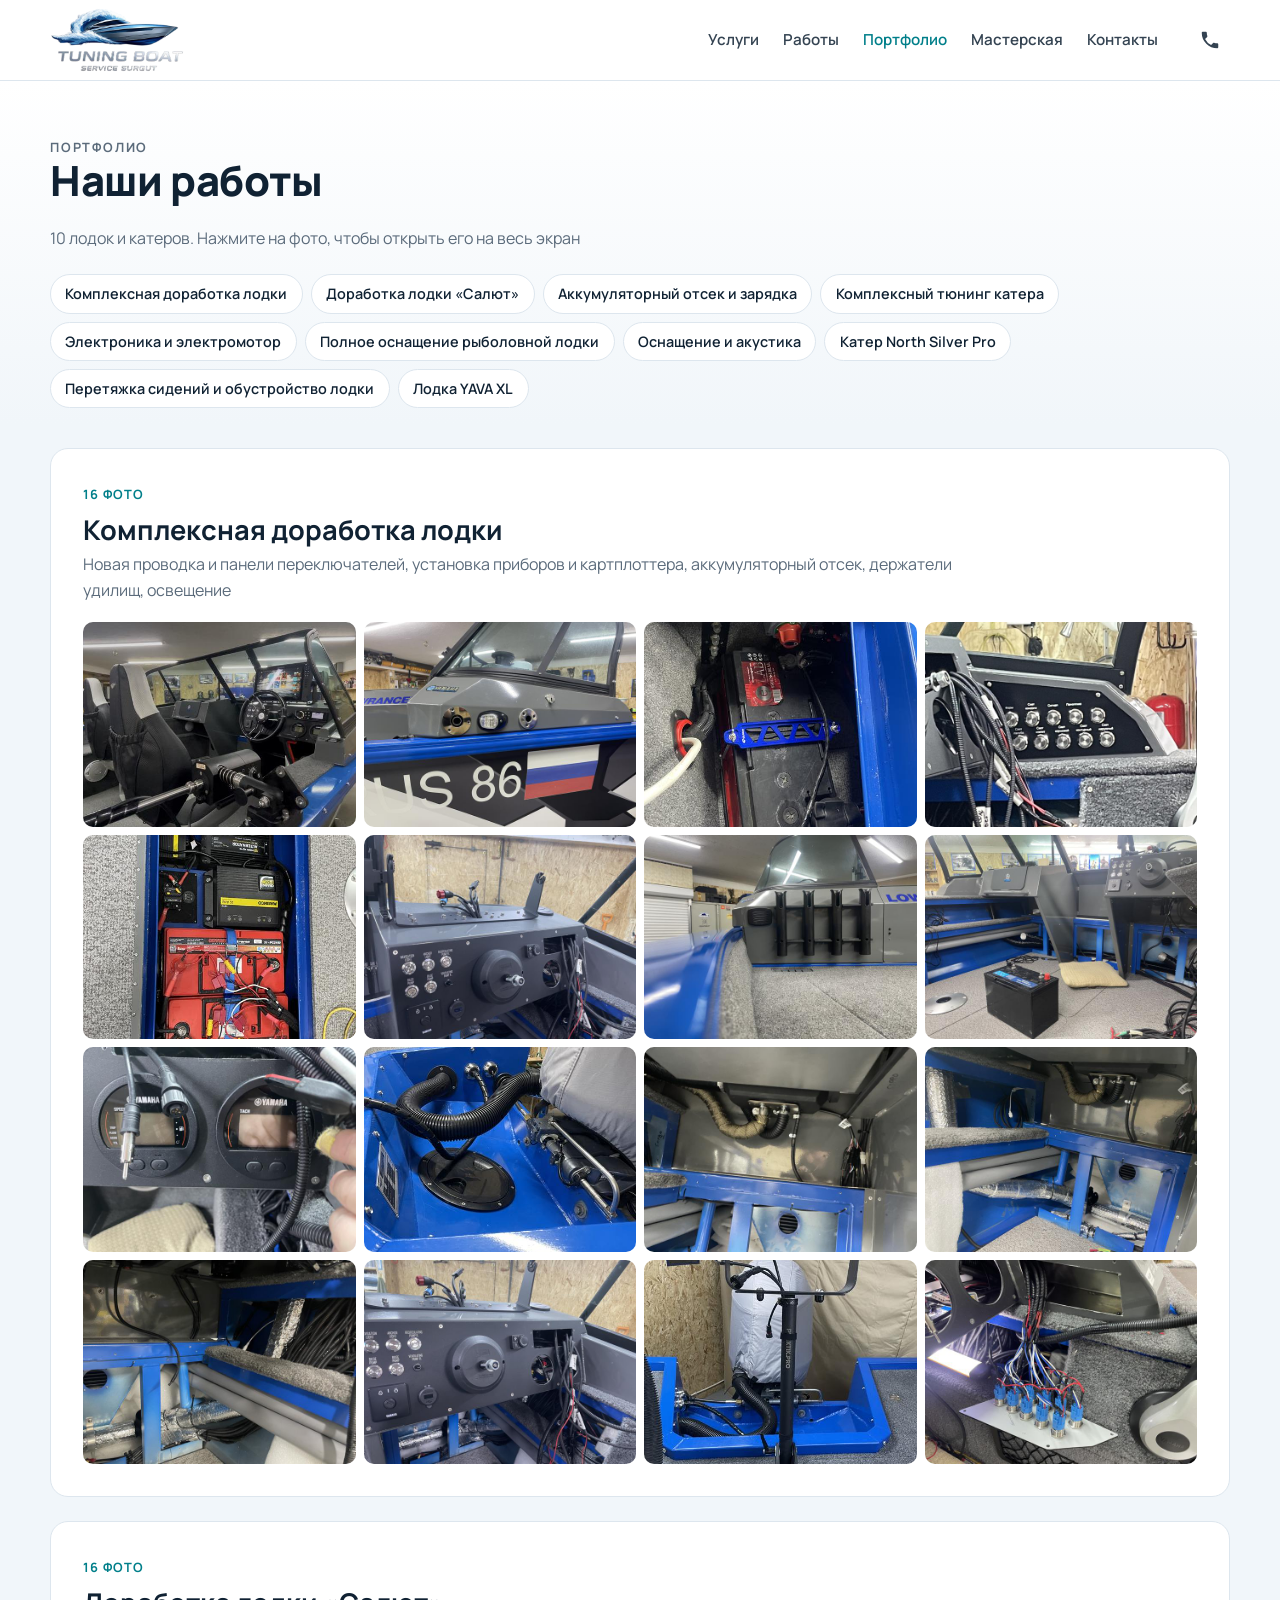
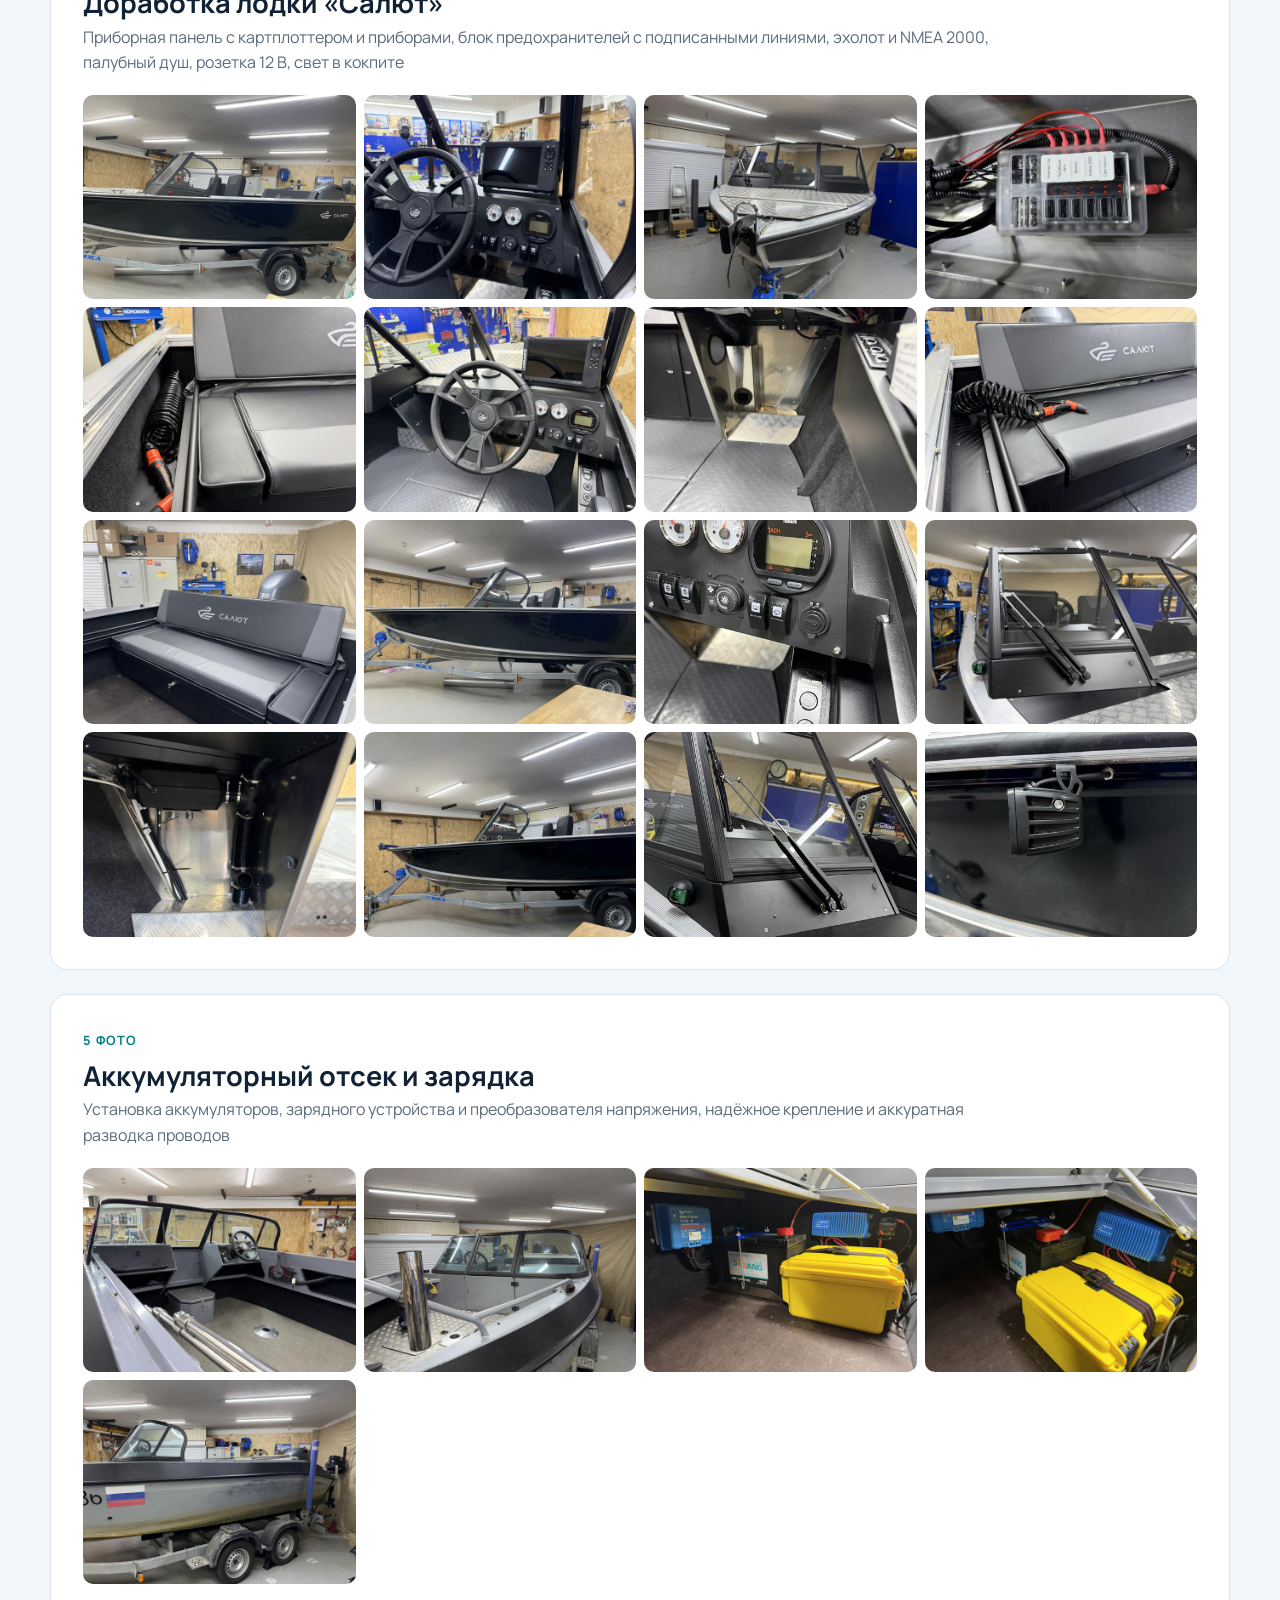
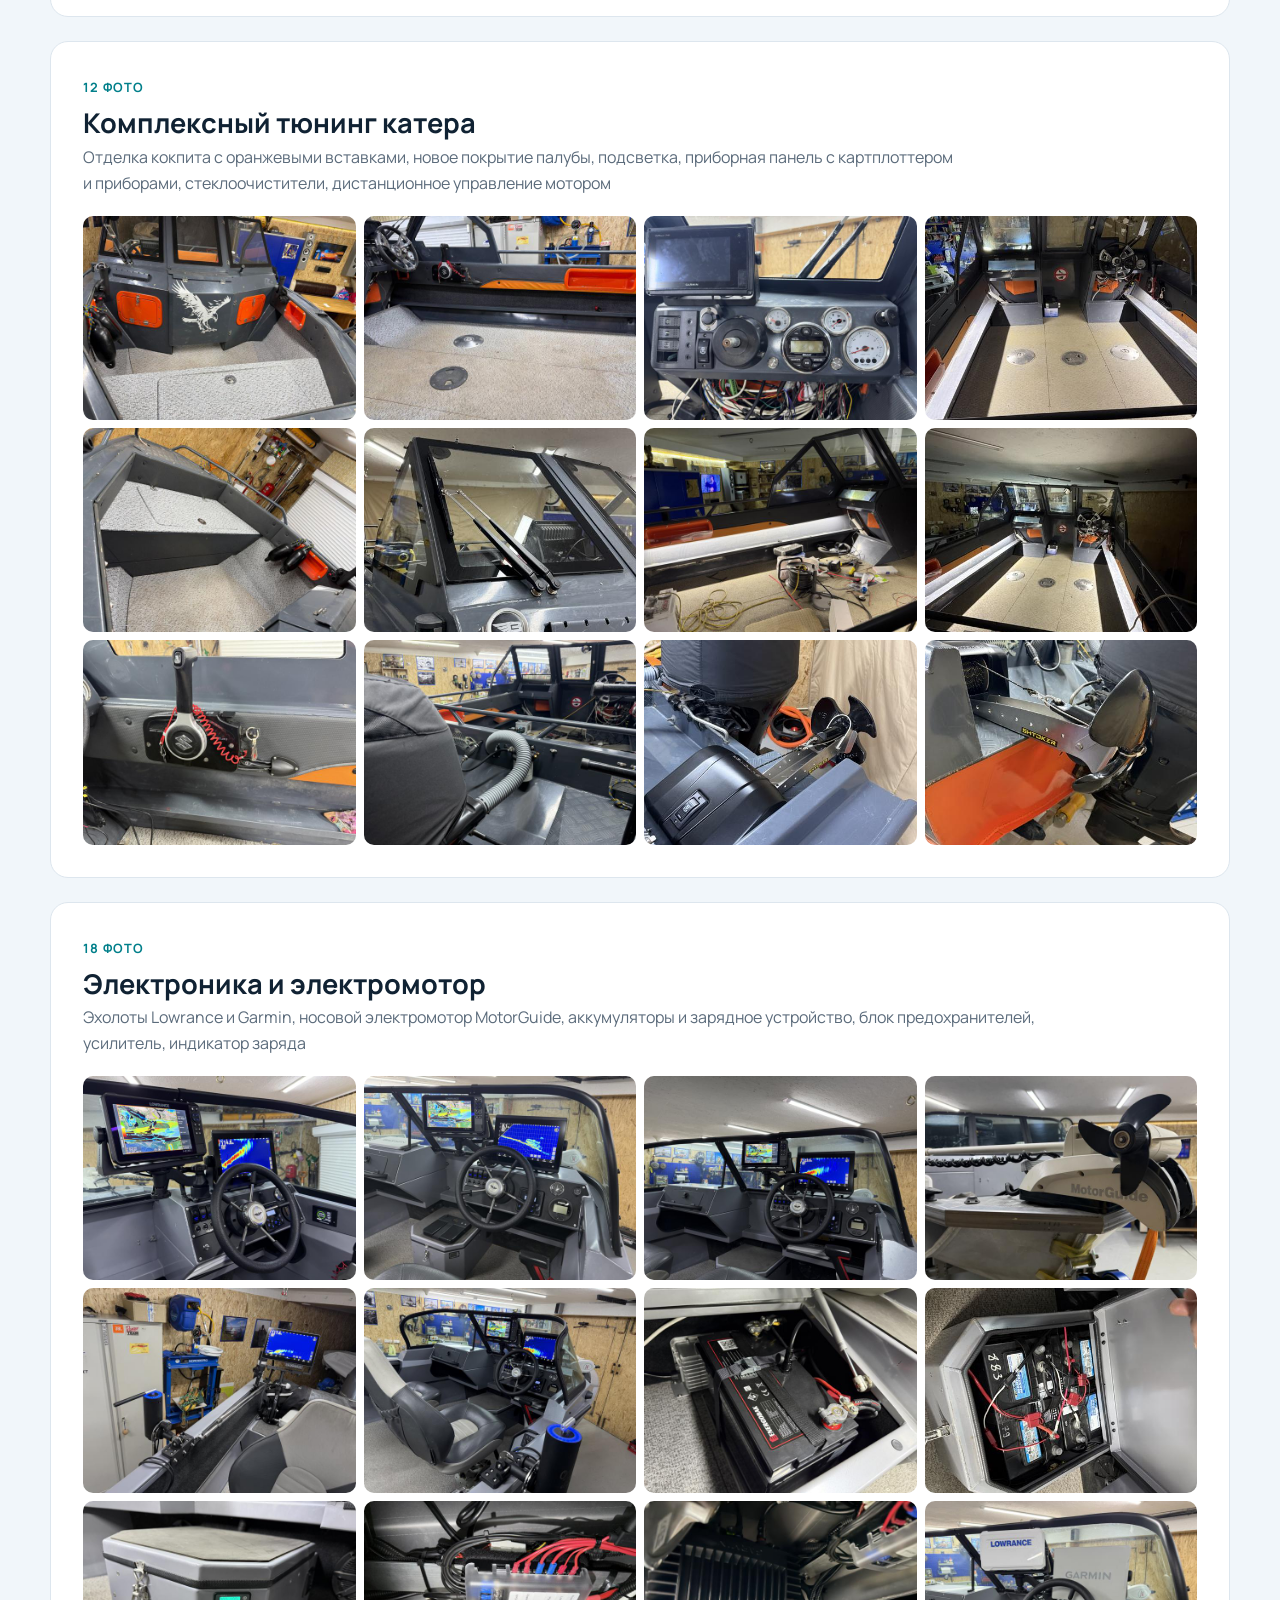
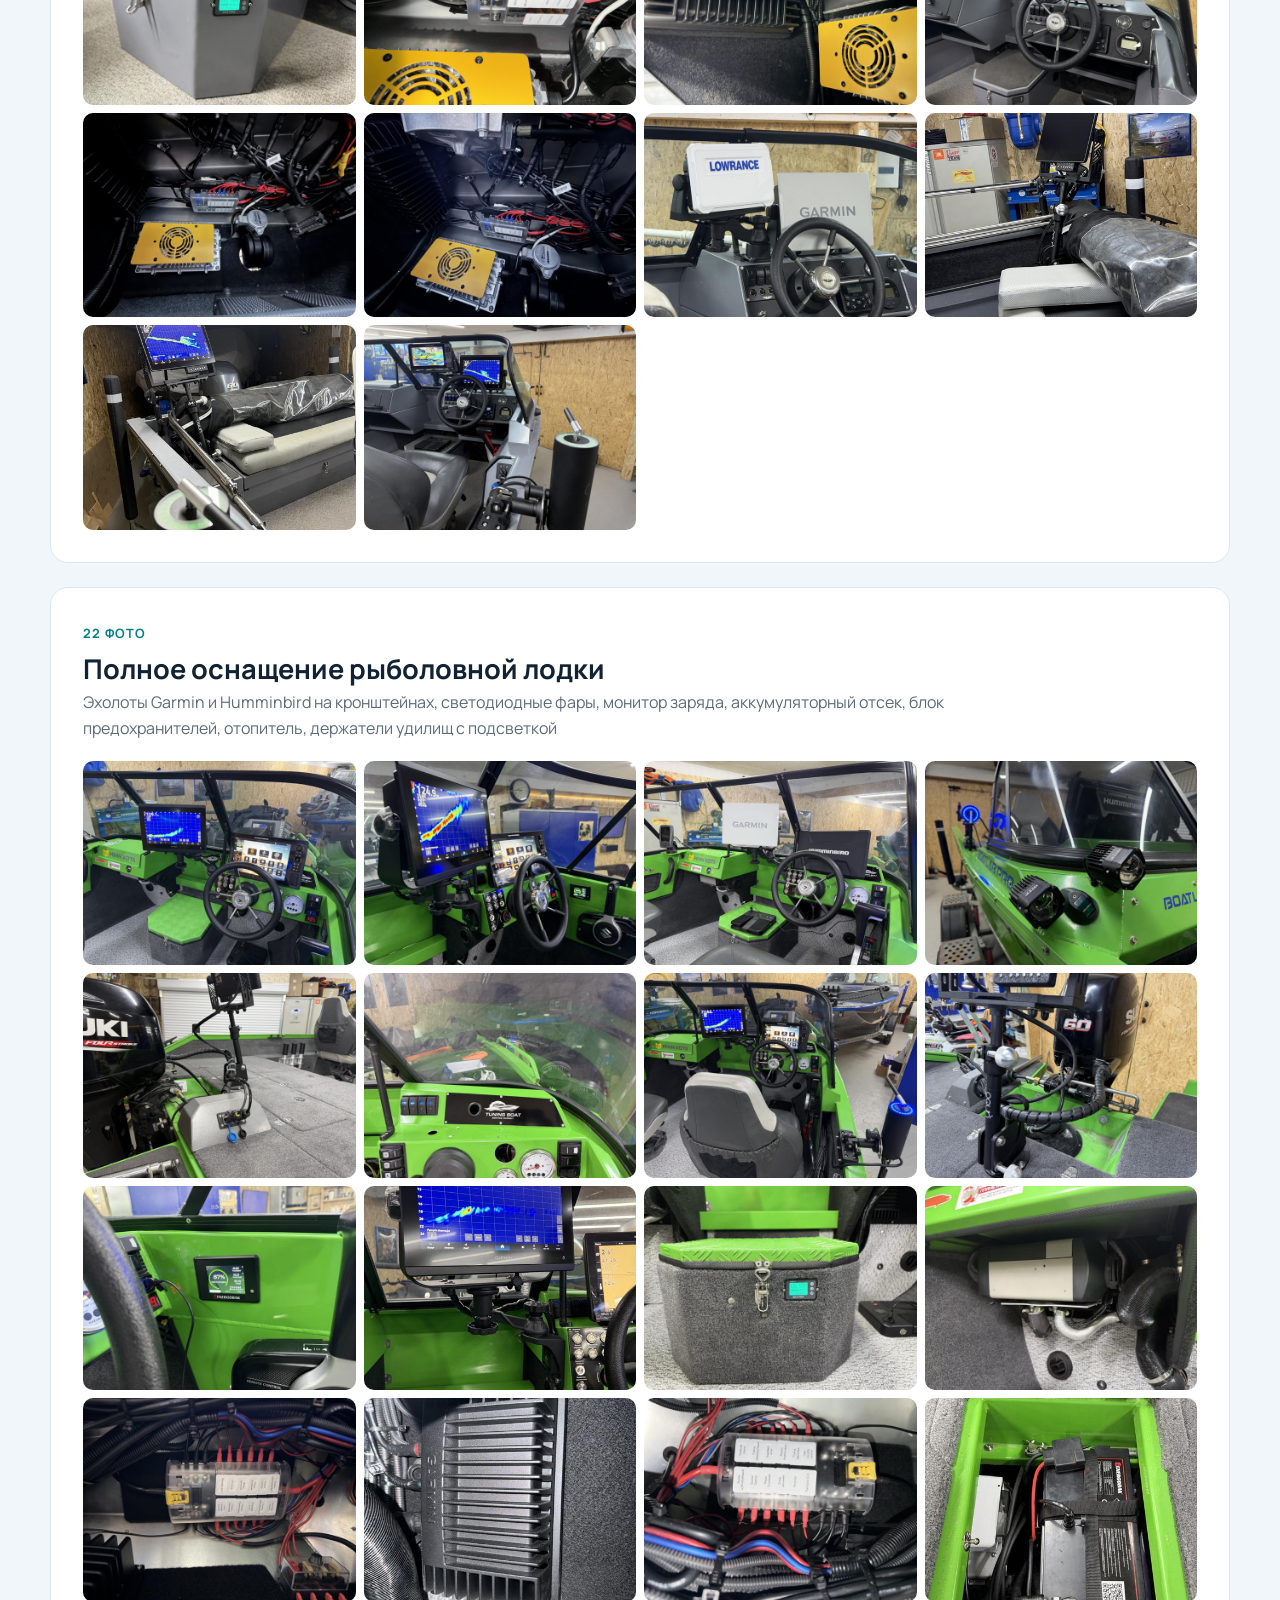
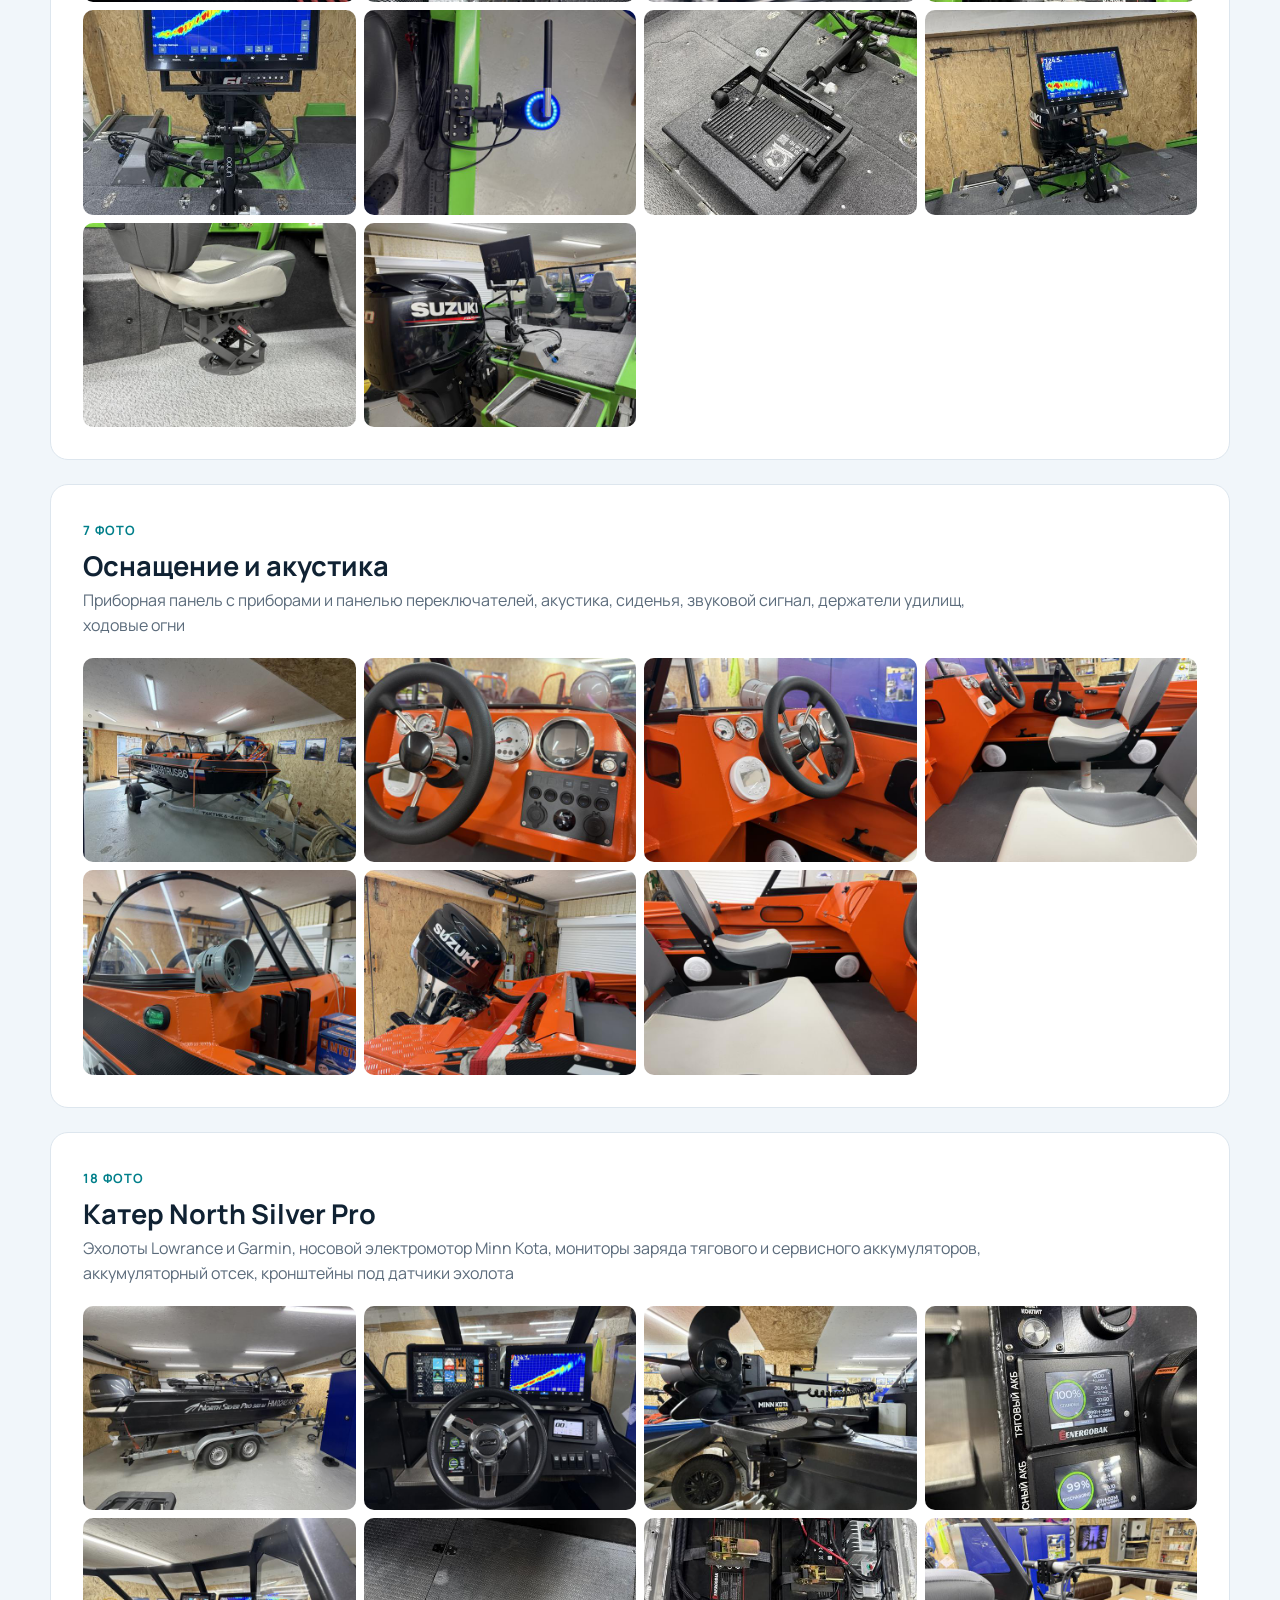
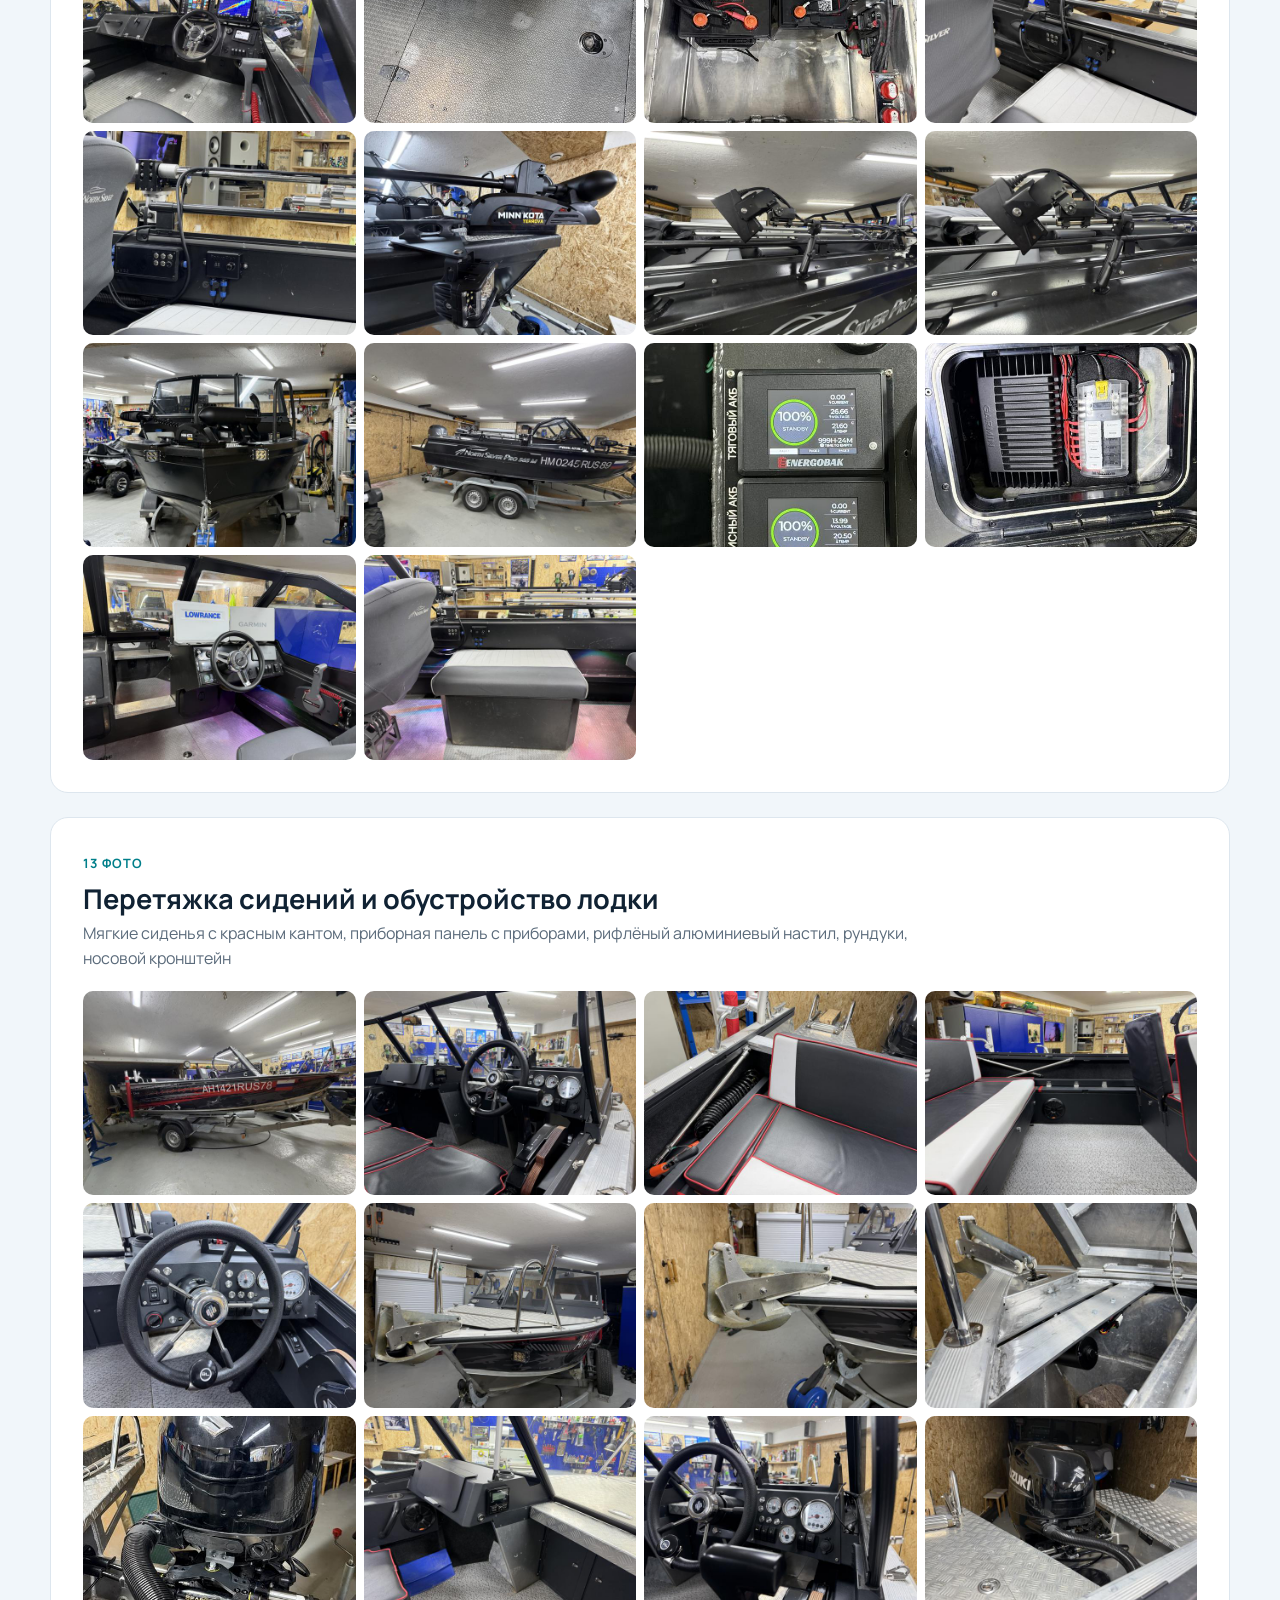
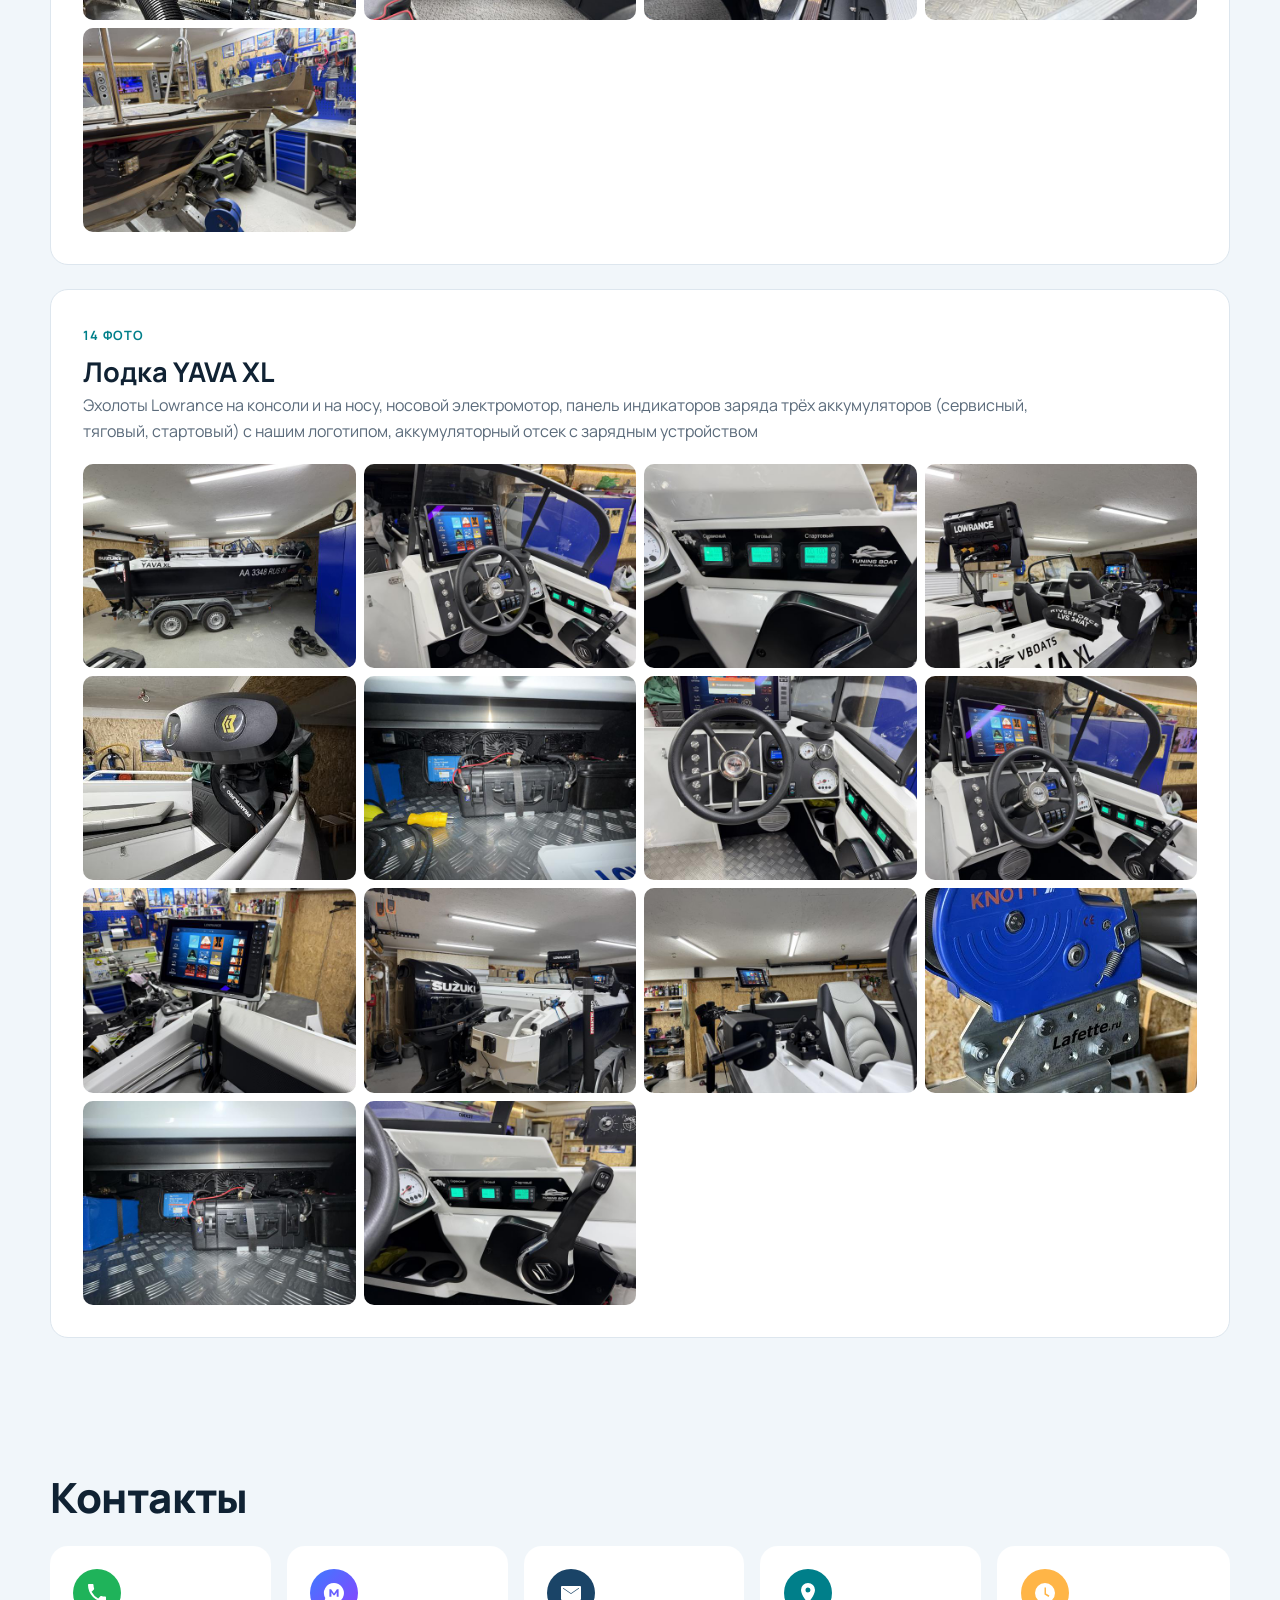
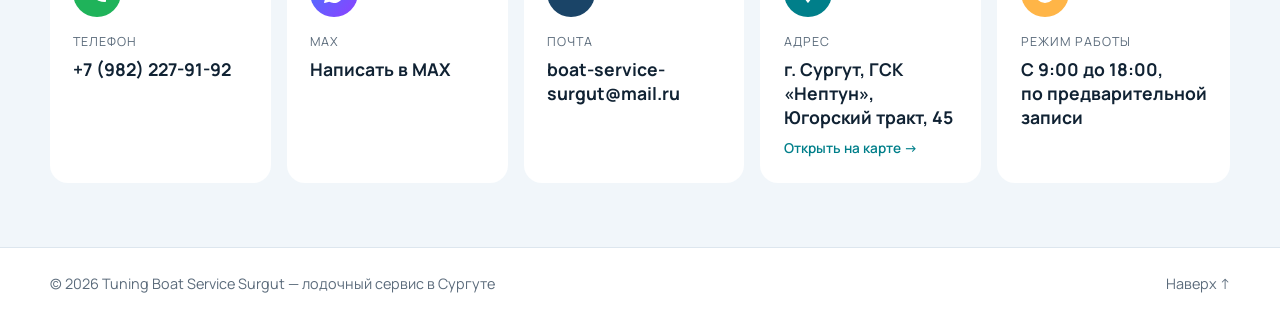
<file: portfolio.html>
<!doctype html>
<html lang="ru">
<head>
  <meta charset="utf-8">
  <meta name="viewport" content="width=device-width, initial-scale=1">
  <title>Портфолио — лодочный сервис Tuning Boat Service Surgut</title>
  <meta name="description" content="Портфолио Tuning Boat Service Surgut: фото лодок и катеров после установки эхолотов, электромоторов, проводки и другого оборудования в Сургуте.">
  <meta property="og:title" content="Лодочный сервис в Сургуте — тюнинг лодок и катеров | Tuning Boat Service Surgut">
  <meta property="og:description" content="Лодочный сервис в Сургуте: тюнинг и дооснащение лодок и катеров, установка эхолотов Lowrance и Garmin, электромоторов, лодочных моторов, фар, отопителей, проводки.">
  <meta property="og:type" content="website">
  <link rel="canonical" href="https://boat-service-surgut.ru/portfolio.html">
  <meta property="og:url" content="https://boat-service-surgut.ru/portfolio.html">
  <meta property="og:image" content="https://boat-service-surgut.ru/images/works/boat6-11.jpg">
  <meta property="og:locale" content="ru_RU">
  <meta name="theme-color" content="#ffffff">
  <link rel="icon" type="image/png" href="images/icon.png?v=2">
  <link rel="apple-touch-icon" href="images/apple-touch-icon.png">
  <link rel="preconnect" href="https://fonts.googleapis.com">
  <link rel="preconnect" href="https://fonts.gstatic.com" crossorigin>
  <link href="https://fonts.googleapis.com/css2?family=Manrope:wght@400;500;600;700;800&display=swap" rel="stylesheet">
  <style>
:root {
  --navy-900: #071522;
  --navy-800: #0b1d2e;
  --navy-700: #12314d;
  --navy-600: #1a4467;
  --aqua: #00c2d1;
  --aqua-dark: #007f8a;
  --sun: #ffb547;
  --ink: #102233;
  --muted: #5b6b7b;
  --bg: #ffffff;
  --bg-alt: #f1f6fa;
  --line: #dde6ee;
  --max: #8f3fff;
  --max-grad: linear-gradient(135deg, #3d7bff 0%, #8f3fff 100%);
  --phone: #1fb35a;
  --radius: 18px;
  --shadow: 0 12px 40px rgba(7, 21, 34, .12);
}

*, *::before, *::after { box-sizing: border-box; }
[hidden] { display: none !important; }
html { scroll-behavior: smooth; scroll-padding-top: 80px; }
body {
  margin: 0;
  font-family: "Manrope", system-ui, -apple-system, "Segoe UI", Roboto, sans-serif;
  color: var(--ink);
  background: var(--bg);
  line-height: 1.6;
  -webkit-font-smoothing: antialiased;
}
img, svg { display: block; max-width: 100%; }
a { color: inherit; }
h1, h2, h3 { line-height: 1.15; margin: 0 0 .5em; text-wrap: balance; }
p, li, figcaption { text-wrap: pretty; }

.container { width: min(1180px, 100% - 32px); margin-inline: auto; }
.narrow { width: min(820px, 100% - 32px); }

.eyebrow {
  margin: 0 0 .6rem;
  font-size: .8rem;
  font-weight: 700;
  letter-spacing: .14em;
  text-transform: uppercase;
  color: var(--aqua-dark);
}
.accent { color: var(--aqua-dark); }
.muted { color: var(--muted); font-size: .92rem; }

/* Buttons */
.btn {
  display: inline-flex; align-items: center; justify-content: center;
  gap: .5rem;
  padding: .95rem 1.6rem;
  border-radius: 999px;
  border: 2px solid transparent;
  font: inherit; font-weight: 700;
  text-decoration: none;
  cursor: pointer;
  transition: transform .15s, background .2s, border-color .2s, box-shadow .2s;
}
.btn:hover { transform: translateY(-2px); }
.btn--primary { background: var(--sun); color: var(--navy-900); box-shadow: 0 8px 24px rgba(255, 181, 71, .35); }
.btn--ghost { border-color: var(--line); color: var(--ink); background: #fff; }
.btn--ghost:hover { border-color: var(--aqua-dark); }
.btn--max { background: var(--max-grad); color: #fff; }

/* Header */
.header {
  position: sticky; top: 0; z-index: 50;
  background: rgba(255, 255, 255, .94);
  backdrop-filter: blur(10px);
  color: var(--ink);
  border-bottom: 1px solid var(--line);
  transition: box-shadow .2s;
}
.header.is-scrolled { box-shadow: 0 6px 24px rgba(7, 21, 34, .08); }
.header__inner { display: flex; align-items: center; gap: 2rem; height: 80px; }
.logo img { height: 64px; width: auto; }
.logo { display: flex; align-items: center; gap: .6rem; text-decoration: none; font-size: 1.2rem; font-weight: 600; white-space: nowrap; }
.logo b { color: var(--aqua-dark); font-weight: 800; }
.nav { display: flex; gap: 1.5rem; margin-left: auto; }
.nav a { text-decoration: none; font-weight: 600; font-size: .95rem; opacity: .85; }
.nav a:hover { opacity: 1; color: var(--aqua-dark); }
.header__phone { flex: none; width: 40px; height: 40px; display: grid; place-items: center; color: var(--ink); opacity: .85; transition: color .2s, opacity .2s; }
.header__phone:hover { opacity: 1; color: var(--aqua-dark); }
.header__phone svg { width: 22px; height: 22px; fill: currentColor; }
.burger { display: none; background: none; border: 0; padding: 8px; cursor: pointer; margin-left: auto; }
.burger span { display: block; width: 24px; height: 2px; background: var(--ink); margin: 5px 0; transition: transform .2s, opacity .2s; }
.burger.is-open span:nth-child(1) { transform: translateY(7px) rotate(45deg); }
.burger.is-open span:nth-child(2) { opacity: 0; }
.burger.is-open span:nth-child(3) { transform: translateY(-7px) rotate(-45deg); }

/* Hero */
.hero {
  position: relative;
  overflow: hidden;
  color: var(--ink);
  background:
    radial-gradient(1000px 500px at 85% 10%, rgba(0, 194, 209, .14), transparent 60%),
    radial-gradient(700px 400px at 10% 90%, rgba(255, 181, 71, .12), transparent 60%),
    linear-gradient(180deg, #ffffff, #eef7fa);
  padding: clamp(3rem, 8vw, 6.5rem) 0 clamp(5rem, 10vw, 8rem);
}
.hero__waves { position: absolute; inset: auto 0 -2px 0; height: 45%; pointer-events: none; }
.hero__waves svg { width: 100%; height: 100%; }
.hero__inner { position: relative; display: grid; grid-template-columns: 1.25fr 1fr; gap: 3rem; align-items: center; }
.hero h1 { font-size: clamp(2rem, 4.6vw, 3.5rem); font-weight: 800; letter-spacing: -.02em; }
.hero .eyebrow { color: var(--aqua-dark); }
.lead { font-size: clamp(1.02rem, 1.6vw, 1.2rem); color: var(--muted); max-width: 38rem; }
.hero__cta { display: flex; flex-wrap: wrap; gap: .8rem; margin: 2rem 0 0; }

.hero__reviews { display: inline-flex; align-items: center; gap: .6rem; margin-top: 1.4rem; padding: .55rem 1rem; border-radius: 999px; background: #fff; border: 1px solid var(--line); text-decoration: none; font-size: .95rem; color: var(--ink); transition: border-color .2s, box-shadow .2s; }
.hero__reviews:hover { border-color: #00aaff; box-shadow: 0 6px 18px rgba(0, 170, 255, .15); }
.hero__reviews b { color: #00aaff; }
.hero__stars { color: var(--sun); letter-spacing: .05em; }
.hero__card {
  background: #fff;
  border: 1px solid var(--line);
  box-shadow: var(--shadow);
  border-radius: 24px;
  padding: 2rem;
  backdrop-filter: blur(8px);
}
.hero__card h2 { font-size: 1.4rem; }
.hero__card p { color: var(--muted); margin: 0 0 1.4rem; }

.contact-buttons { display: grid; gap: .75rem; }
.cbtn {
  display: flex; align-items: center; gap: .9rem;
  padding: .9rem 1.1rem;
  border-radius: 14px;
  color: #fff; text-decoration: none;
  transition: transform .15s, filter .2s;
}
.cbtn:hover { transform: translateY(-2px); filter: brightness(1.08); }
.cbtn svg { width: 26px; height: 26px; fill: currentColor; flex: none; }
.cbtn span { display: flex; flex-direction: column; line-height: 1.25; }
.cbtn small { opacity: .85; font-size: .85rem; }
.cbtn--phone { background: var(--phone); }
.cbtn--max { background: var(--max-grad); }

/* Sections */
.section { padding: clamp(3.5rem, 8vw, 6rem) 0; }
.section--alt { background: var(--bg-alt); }
.section--dark { background: var(--bg-alt); color: var(--ink); }
.section--dark .eyebrow { color: var(--aqua-dark); }
.section__title { font-size: clamp(1.8rem, 3.5vw, 2.6rem); font-weight: 800; letter-spacing: -.01em; }
.section__lead { color: var(--muted); max-width: 44rem; margin: 0 0 2.5rem; }
.section--dark .section__lead { color: var(--muted); }

/* Services */
.svcs { display: grid; grid-template-columns: repeat(3, 1fr); gap: 1rem; }
.svc { background: var(--bg-alt); border-radius: var(--radius); padding: 1.4rem 1.5rem 1.5rem; }
.svc__icon { width: 48px; height: 48px; border-radius: 14px; background: #fff; display: grid; place-items: center; margin-bottom: .9rem; }
.svc__icon svg { width: 26px; height: 26px; fill: none; stroke: var(--aqua-dark); stroke-width: 1.8; stroke-linecap: round; stroke-linejoin: round; }
.svc h3 { font-size: 1.12rem; margin: 0 0 .7rem; }
.svc ul, .adv ul { list-style: none; margin: 0; padding: 0; display: grid; gap: .45rem; }
.svc li, .adv li { position: relative; padding-left: 1.6rem; font-size: .95rem; line-height: 1.45; }
.svc li::before, .adv li::before { content: ""; position: absolute; left: 0; top: .2em; width: 1rem; height: 1rem; border-radius: 50%; background: var(--aqua-dark) url("data:image/svg+xml,%3Csvg xmlns='http://www.w3.org/2000/svg' viewBox='0 0 16 16'%3E%3Cpath d='M4 8.5l2.5 2.5L12 5.5' fill='none' stroke='white' stroke-width='2' stroke-linecap='round' stroke-linejoin='round'/%3E%3C/svg%3E") center / 100% no-repeat; }
.svc-note { margin-top: 1rem; display: flex; align-items: center; gap: 1rem; background: var(--bg-alt); border-radius: var(--radius); padding: 1.1rem 1.5rem; }
.svc-note .svc__icon { margin: 0; flex: none; }
.svc-note h3 { font-size: 1.12rem; margin: 0 0 .15rem; }
.svc-note p { margin: 0; font-size: .95rem; }
.adv { margin-top: 2rem; padding: 1.6rem 1.8rem; border: 1px solid var(--line); border-radius: var(--radius); }
.adv h3 { font-size: 1.25rem; margin: 0 0 1rem; }
.adv ul { grid-template-columns: repeat(2, 1fr); column-gap: 2rem; }
@media (max-width: 960px) { .svcs { grid-template-columns: 1fr 1fr; } }
@media (max-width: 640px) { .svcs, .adv ul { grid-template-columns: 1fr; } .adv { padding: 1.3rem; } }

/* Works */
#works { padding: clamp(2rem, 4vw, 3rem) 0; }
#works .section__lead { margin-bottom: 1.5rem; }
.works { display: grid; grid-template-columns: repeat(2, 1fr); gap: 1.1rem; }
.boat.is-hidden { display: none; }
.works__more { display: flex; flex-wrap: wrap; justify-content: center; gap: .8rem; margin-top: 1.5rem; }
.boat { background: #fff; border: 1px solid var(--line); border-radius: var(--radius); overflow: hidden; display: flex; flex-direction: column; }
.boat__slider { position: relative; aspect-ratio: 16 / 10; background: var(--bg-alt); overflow: hidden; }
.boat__track { position: absolute; inset: 0; display: flex; overflow-x: auto; scroll-snap-type: x mandatory; scrollbar-width: none; overscroll-behavior-x: contain; }
.boat__track::-webkit-scrollbar { display: none; }
.boat__track > img, .boat__slide { flex: 0 0 100%; width: 100%; height: 100%; object-fit: cover; scroll-snap-align: start; cursor: zoom-in; }
.boat__slide { position: relative; display: block; }
.boat__slide img { width: 100%; height: 100%; object-fit: cover; }
.play { position: absolute; left: 50%; top: 50%; width: 56px; height: 56px; margin: -28px 0 0 -28px; border-radius: 50%; background: rgba(7, 21, 34, .6); pointer-events: none; }
.play::after { content: ""; position: absolute; left: 22px; top: 17px; border-style: solid; border-width: 11px 0 11px 18px; border-color: transparent transparent transparent #fff; }
.pf-grid button { position: relative; }
.lightbox video { max-width: 92vw; max-height: 84vh; border-radius: 8px; background: #000; }
.boat__nav { position: absolute; top: 50%; transform: translateY(-50%); width: 36px; height: 36px; border: 0; border-radius: 50%; background: rgba(255, 255, 255, .9); color: var(--ink); font-size: 1.4rem; line-height: 1; cursor: pointer; display: grid; place-items: center; box-shadow: 0 2px 8px rgba(0, 0, 0, .2); opacity: 0; transition: opacity .2s; }
.boat__nav--prev { left: 8px; }
.boat__nav--next { right: 8px; }
.boat__slider:hover .boat__nav, .boat__nav:focus-visible { opacity: 1; }
.boat__count { position: absolute; right: 8px; bottom: 8px; background: rgba(7, 21, 34, .6); color: #fff; font-size: .78rem; font-weight: 700; padding: .15rem .5rem; border-radius: 999px; pointer-events: none; }
.boat__info { padding: 1rem 1.2rem 1.2rem; }
.boat__info h3 { font-size: 1.1rem; margin: 0 0 .35rem; }
.boat__info p { margin: 0; color: var(--muted); font-size: .92rem; line-height: 1.5; }
@media (hover: none) { .boat__nav { opacity: 1; width: 30px; height: 30px; font-size: 1.2rem; } }
@media (max-width: 560px) {
  .works { gap: .6rem; }
  .boat__info { padding: .6rem .7rem .8rem; }
  .boat__info h3 { font-size: .88rem; margin: 0; }
  .boat__info p { display: none; }
  .boat__nav { width: 26px; height: 26px; font-size: 1rem; }
  .boat__nav--prev { left: 4px; } .boat__nav--next { right: 4px; }
}

/* Portfolio page */
.pf-hero { padding: clamp(2rem, 5vw, 3.5rem) 0 1rem; background: linear-gradient(180deg, #fff, var(--bg-alt)); }
.pf-hero p { color: var(--muted); margin: 0; }
.pf-nav { display: flex; flex-wrap: wrap; gap: .5rem; margin-top: 1.4rem; }
.pf-nav a { text-decoration: none; font-size: .9rem; font-weight: 600; padding: .45rem .9rem; border-radius: 999px; background: #fff; border: 1px solid var(--line); }
.pf-nav a:hover { border-color: var(--aqua-dark); color: var(--aqua-dark); }
.pf-list { padding: 1.5rem 0 3rem; background: var(--bg-alt); }
.pf-boat { background: #fff; border: 1px solid var(--line); border-radius: var(--radius); padding: clamp(1.1rem, 3vw, 2rem); margin-bottom: 1.5rem; scroll-margin-top: 96px; }
.pf-boat h2 { font-size: clamp(1.3rem, 2.4vw, 1.7rem); margin: 0 0 .4rem; }
.pf-boat > p { color: var(--muted); margin: 0 0 1.2rem; max-width: 60rem; }
.pf-boat__count { display: inline-block; font-size: .8rem; font-weight: 700; color: var(--aqua-dark); margin-bottom: .6rem; text-transform: uppercase; letter-spacing: .08em; }
.pf-grid { display: grid; grid-template-columns: repeat(4, 1fr); gap: 8px; }
.pf-grid button { padding: 0; border: 0; border-radius: 10px; overflow: hidden; aspect-ratio: 4 / 3; background: var(--bg-alt); cursor: zoom-in; }
.pf-grid img { width: 100%; height: 100%; object-fit: cover; transition: transform .3s; }
.pf-grid button:hover img { transform: scale(1.05); }
.nav a.is-active { color: var(--aqua-dark); opacity: 1; }
@media (max-width: 860px) { .pf-grid { grid-template-columns: repeat(3, 1fr); } }
@media (max-width: 560px) {
  .pf-grid { grid-template-columns: repeat(2, 1fr); gap: 6px; }
  .pf-nav { flex-wrap: nowrap; overflow-x: auto; margin-right: -16px; padding-right: 16px; scrollbar-width: none; }
  .pf-nav::-webkit-scrollbar { display: none; }
  .pf-nav a { white-space: nowrap; }
}

/* Lightbox */
.lightbox { position: fixed; inset: 0; z-index: 100; background: rgba(7, 21, 34, .94); display: none; align-items: center; justify-content: center; }
.lightbox.is-open { display: flex; }
.lightbox img { max-width: 92vw; max-height: 84vh; border-radius: 8px; box-shadow: 0 20px 60px rgba(0, 0, 0, .5); }
.lightbox button { position: absolute; border: 0; background: rgba(255, 255, 255, .12); color: #fff; width: 52px; height: 52px; border-radius: 50%; font-size: 1.6rem; cursor: pointer; display: grid; place-items: center; }
.lightbox button:hover { background: rgba(255, 255, 255, .25); }
.lightbox__close { top: 16px; right: 16px; }
.lightbox__prev { left: 16px; top: 50%; transform: translateY(-50%); }
.lightbox__next { right: 16px; top: 50%; transform: translateY(-50%); }
.lightbox__count { pointer-events: none; position: absolute; bottom: 22px; left: 0; right: 0; text-align: center; color: rgba(255, 255, 255, .75); font-weight: 600; }
@media (max-width: 860px) {
  .lightbox__prev, .lightbox__next { top: auto; bottom: 8px; transform: none; }
}

/* Workshop */
.ws { display: grid; grid-template-columns: repeat(3, 1fr); gap: .8rem; }
.ws__item { position: relative; padding: 0; border: 0; border-radius: var(--radius); overflow: hidden; aspect-ratio: 4 / 3; background: var(--bg-alt); cursor: zoom-in; font: inherit; }
.ws__item img { width: 100%; height: 100%; object-fit: cover; transition: transform .3s; }
.ws__item:hover img { transform: scale(1.04); }
.ws__item span { position: absolute; left: 0; right: 0; bottom: 0; padding: 2rem 1rem .8rem; text-align: left; color: #fff; font-weight: 700; font-size: .95rem; line-height: 1.3; background: linear-gradient(transparent, rgba(7, 21, 34, .75)); }
@media (max-width: 760px) { .ws { grid-template-columns: 1fr 1fr; gap: .5rem; } .ws__item span { font-size: .8rem; padding: 1.5rem .6rem .5rem; } }

/* Contacts */
#contacts { padding: clamp(2.5rem, 5vw, 4rem) 0; }
.ccards { display: grid; grid-template-columns: repeat(5, 1fr); gap: 1rem; margin-top: 1.5rem; }
@media (max-width: 1180px) { .ccards { grid-template-columns: repeat(3, 1fr); } }
.ccard { display: flex; flex-direction: column; gap: .35rem; padding: 1.4rem; background: #fff; border: 1px solid transparent; border-radius: var(--radius); text-decoration: none; color: var(--ink); }
.ccard--link { transition: transform .15s, box-shadow .2s, border-color .2s, background .2s; }
.ccard--link:hover { transform: translateY(-3px); background: #fff; border-color: var(--line); box-shadow: var(--shadow); }
.ccard__icon { width: 48px; height: 48px; border-radius: 50%; display: grid; place-items: center; color: #fff; margin-bottom: .6rem; }
.ccard__icon svg { width: 24px; height: 24px; fill: currentColor; }
.ccard__icon--phone { background: var(--phone); }
.ccard__icon--max { background: var(--max-grad); }
.ccard__icon--pin { background: var(--aqua-dark); }
.ccard__icon--mail { background: var(--navy-600); }
.ccard__mail { overflow-wrap: anywhere; }
.ccard__icon--clock { background: var(--sun); }
.ccard__label { font-size: .78rem; color: var(--muted); text-transform: uppercase; letter-spacing: .08em; }
.ccard b { font-size: 1.1rem; line-height: 1.35; }
.ccard__more { margin-top: .2rem; font-size: .85rem; font-weight: 600; color: var(--aqua-dark); }
@media (max-width: 960px) { .ccards { grid-template-columns: repeat(2, 1fr); } }
@media (max-width: 480px) {
  .ccards { grid-template-columns: 1fr; gap: .7rem; }
  .ccard { display: grid; grid-template-columns: 48px 1fr; column-gap: 1rem; row-gap: .1rem; align-items: center; padding: 1rem 1.1rem; }
  .ccard__icon { grid-row: 1 / 3; margin: 0; }
  .ccard__label { align-self: end; }
  .ccard b { align-self: start; font-size: 1rem; }
  .ccard__more { grid-column: 2; margin-top: 0; }
}

/* Footer */
.footer { background: #fff; border-top: 1px solid var(--line); color: var(--muted); padding: 1.5rem 0; font-size: .9rem; }
.footer__inner { display: flex; justify-content: space-between; gap: 1rem; flex-wrap: wrap; }
.footer a { text-decoration: none; }
.footer a:hover { color: var(--ink); }

/* Floating buttons (mobile) */
.floating { display: none; }
.floating__btn {
  width: 54px; height: 54px; border-radius: 50%;
  display: grid; place-items: center;
  color: #fff;
  box-shadow: 0 8px 24px rgba(0, 0, 0, .25);
}
.floating__btn svg { width: 26px; height: 26px; fill: currentColor; }

/* Responsive */
@media (max-width: 860px) {
  .burger { display: block; margin-left: 0; }
  .header__phone { margin-left: auto; }
  .header__inner { gap: 1rem; }
  .nav {
    position: absolute; top: 80px; left: 0; right: 0;
    flex-direction: column; gap: 0;
    background: #fff;
    padding: .5rem 16px 1rem;
    box-shadow: 0 12px 24px rgba(7, 21, 34, .1);
    display: none;
  }
  .nav.is-open { display: flex; }
  .nav a { padding: .8rem 0; border-bottom: 1px solid var(--line); }
  .hero__inner { grid-template-columns: 1fr; gap: 2rem; }
  .floating { display: flex; flex-direction: column; gap: .6rem; position: fixed; right: 16px; bottom: 16px; z-index: 40; }
  .footer { padding-bottom: 5rem; }
}
@media (max-width: 560px) {
  }
@media (prefers-reduced-motion: reduce) {
  html { scroll-behavior: auto; }
  * { transition: none !important; }
}
  </style>
</head>
<body>

<header class="header" id="top">
  <div class="container header__inner">
    <a href="index.html" class="logo" aria-label="Tuning Boat Service Surgut — на главную">
      <img src="images/logo.png" alt="Tuning Boat Service Surgut" width="419" height="200">
    </a>
    <nav class="nav" id="nav">
      <a href="index.html#services">Услуги</a>
      <a href="index.html#works">Работы</a>
      <a href="portfolio.html" class="is-active" aria-current="page">Портфолио</a>
      <a href="index.html#workshop">Мастерская</a>
      <a href="#contacts">Контакты</a>
    </nav>
    <a class="header__phone" data-contact="phone" href="tel:+79822279192" aria-label="Позвонить: +7 (982) 227-91-92" title="+7 (982) 227-91-92"><svg viewBox="0 0 24 24" aria-hidden="true"><path d="M6.6 10.8a15.1 15.1 0 0 0 6.6 6.6l2.2-2.2c.3-.3.7-.4 1-.2 1.1.4 2.3.6 3.6.6.6 0 1 .4 1 1V20c0 .6-.4 1-1 1A17 17 0 0 1 3 4c0-.6.4-1 1-1h3.5c.6 0 1 .4 1 1 0 1.3.2 2.5.6 3.6.1.3 0 .7-.2 1z"/></svg></a>
    <button class="burger" id="burger" aria-label="Меню" aria-expanded="false" aria-controls="nav"><span></span><span></span><span></span></button>
  </div>
</header>

<main>
  <section class="pf-hero">
    <div class="container">
      <p class="eyebrow">Портфолио</p>
      <h1 class="section__title">Наши работы</h1>
      <p>10&nbsp;лодок и&nbsp;катеров. Нажмите на&nbsp;фото, чтобы открыть его на&nbsp;весь экран</p>
      <nav class="pf-nav" aria-label="Лодки">
        <a href="#boat-1">Комплексная доработка лодки</a>
        <a href="#boat-2">Доработка лодки «Салют»</a>
        <a href="#boat-3">Аккумуляторный отсек и&nbsp;зарядка</a>
        <a href="#boat-4">Комплексный тюнинг катера</a>
        <a href="#boat-5">Электроника и&nbsp;электромотор</a>
        <a href="#boat-6">Полное оснащение рыболовной лодки</a>
        <a href="#boat-7">Оснащение и&nbsp;акустика</a>
        <a href="#boat-8">Катер North Silver Pro</a>
        <a href="#boat-9">Перетяжка сидений и&nbsp;обустройство лодки</a>
        <a href="#boat-10">Лодка YAVA XL</a>
      </nav>
    </div>
  </section>

  <div class="pf-list">
    <div class="container">
      <section class="pf-boat" id="boat-1" data-photos="images/works/boat1-main.jpg,images/works/boat1-15.jpg,images/works/boat1-4.jpg,images/works/boat1-12.jpg,images/works/boat1-14.jpg,images/works/boat1-10.jpg,images/works/boat1-1.jpg,images/works/boat1-2.jpg,images/works/boat1-3.jpg,images/works/boat1-5.jpg,images/works/boat1-6.jpg,images/works/boat1-7.jpg,images/works/boat1-8.jpg,images/works/boat1-9.jpg,images/works/boat1-11.jpg,images/works/boat1-13.jpg">
        <span class="pf-boat__count">16&nbsp;фото</span>
        <h2>Комплексная доработка лодки</h2>
        <p>Новая проводка и&nbsp;панели переключателей, установка приборов и&nbsp;картплоттера, аккумуляторный отсек, держатели удилищ, освещение</p>
        <div class="pf-grid">
          <button type="button" data-index="0" aria-label="Открыть фото 1"><img src="images/works/boat1-main-thumb.jpg" alt="Комплексная доработка лодки, фото 1" loading="lazy" width="640" height="480"></button>
          <button type="button" data-index="1" aria-label="Открыть фото 2"><img src="images/works/boat1-15-thumb.jpg" alt="Комплексная доработка лодки, фото 2" loading="lazy" width="640" height="480"></button>
          <button type="button" data-index="2" aria-label="Открыть фото 3"><img src="images/works/boat1-4-thumb.jpg" alt="Комплексная доработка лодки, фото 3" loading="lazy" width="640" height="480"></button>
          <button type="button" data-index="3" aria-label="Открыть фото 4"><img src="images/works/boat1-12-thumb.jpg" alt="Комплексная доработка лодки, фото 4" loading="lazy" width="640" height="480"></button>
          <button type="button" data-index="4" aria-label="Открыть фото 5"><img src="images/works/boat1-14-thumb.jpg" alt="Комплексная доработка лодки, фото 5" loading="lazy" width="640" height="480"></button>
          <button type="button" data-index="5" aria-label="Открыть фото 6"><img src="images/works/boat1-10-thumb.jpg" alt="Комплексная доработка лодки, фото 6" loading="lazy" width="640" height="480"></button>
          <button type="button" data-index="6" aria-label="Открыть фото 7"><img src="images/works/boat1-1-thumb.jpg" alt="Комплексная доработка лодки, фото 7" loading="lazy" width="640" height="480"></button>
          <button type="button" data-index="7" aria-label="Открыть фото 8"><img src="images/works/boat1-2-thumb.jpg" alt="Комплексная доработка лодки, фото 8" loading="lazy" width="640" height="480"></button>
          <button type="button" data-index="8" aria-label="Открыть фото 9"><img src="images/works/boat1-3-thumb.jpg" alt="Комплексная доработка лодки, фото 9" loading="lazy" width="640" height="480"></button>
          <button type="button" data-index="9" aria-label="Открыть фото 10"><img src="images/works/boat1-5-thumb.jpg" alt="Комплексная доработка лодки, фото 10" loading="lazy" width="640" height="480"></button>
          <button type="button" data-index="10" aria-label="Открыть фото 11"><img src="images/works/boat1-6-thumb.jpg" alt="Комплексная доработка лодки, фото 11" loading="lazy" width="640" height="480"></button>
          <button type="button" data-index="11" aria-label="Открыть фото 12"><img src="images/works/boat1-7-thumb.jpg" alt="Комплексная доработка лодки, фото 12" loading="lazy" width="640" height="480"></button>
          <button type="button" data-index="12" aria-label="Открыть фото 13"><img src="images/works/boat1-8-thumb.jpg" alt="Комплексная доработка лодки, фото 13" loading="lazy" width="640" height="480"></button>
          <button type="button" data-index="13" aria-label="Открыть фото 14"><img src="images/works/boat1-9-thumb.jpg" alt="Комплексная доработка лодки, фото 14" loading="lazy" width="640" height="480"></button>
          <button type="button" data-index="14" aria-label="Открыть фото 15"><img src="images/works/boat1-11-thumb.jpg" alt="Комплексная доработка лодки, фото 15" loading="lazy" width="640" height="480"></button>
          <button type="button" data-index="15" aria-label="Открыть фото 16"><img src="images/works/boat1-13-thumb.jpg" alt="Комплексная доработка лодки, фото 16" loading="lazy" width="640" height="480"></button>
        </div>
      </section>
      <section class="pf-boat" id="boat-2" data-photos="images/works/boat2-9.jpg,images/works/boat2-1.jpg,images/works/boat2-12.jpg,images/works/boat2-16.jpg,images/works/boat2-4.jpg,images/works/boat2-2.jpg,images/works/boat2-3.jpg,images/works/boat2-5.jpg,images/works/boat2-6.jpg,images/works/boat2-7.jpg,images/works/boat2-8.jpg,images/works/boat2-10.jpg,images/works/boat2-11.jpg,images/works/boat2-13.jpg,images/works/boat2-14.jpg,images/works/boat2-15.jpg">
        <span class="pf-boat__count">16&nbsp;фото</span>
        <h2>Доработка лодки «Салют»</h2>
        <p>Приборная панель с&nbsp;картплоттером и&nbsp;приборами, блок предохранителей с&nbsp;подписанными линиями, эхолот и&nbsp;NMEA&nbsp;2000, палубный душ, розетка 12&nbsp;В, свет в&nbsp;кокпите</p>
        <div class="pf-grid">
          <button type="button" data-index="0" aria-label="Открыть фото 1"><img src="images/works/boat2-9-thumb.jpg" alt="Доработка лодки «Салют», фото 1" loading="lazy" width="640" height="480"></button>
          <button type="button" data-index="1" aria-label="Открыть фото 2"><img src="images/works/boat2-1-thumb.jpg" alt="Доработка лодки «Салют», фото 2" loading="lazy" width="640" height="480"></button>
          <button type="button" data-index="2" aria-label="Открыть фото 3"><img src="images/works/boat2-12-thumb.jpg" alt="Доработка лодки «Салют», фото 3" loading="lazy" width="640" height="480"></button>
          <button type="button" data-index="3" aria-label="Открыть фото 4"><img src="images/works/boat2-16-thumb.jpg" alt="Доработка лодки «Салют», фото 4" loading="lazy" width="640" height="480"></button>
          <button type="button" data-index="4" aria-label="Открыть фото 5"><img src="images/works/boat2-4-thumb.jpg" alt="Доработка лодки «Салют», фото 5" loading="lazy" width="640" height="480"></button>
          <button type="button" data-index="5" aria-label="Открыть фото 6"><img src="images/works/boat2-2-thumb.jpg" alt="Доработка лодки «Салют», фото 6" loading="lazy" width="640" height="480"></button>
          <button type="button" data-index="6" aria-label="Открыть фото 7"><img src="images/works/boat2-3-thumb.jpg" alt="Доработка лодки «Салют», фото 7" loading="lazy" width="640" height="480"></button>
          <button type="button" data-index="7" aria-label="Открыть фото 8"><img src="images/works/boat2-5-thumb.jpg" alt="Доработка лодки «Салют», фото 8" loading="lazy" width="640" height="480"></button>
          <button type="button" data-index="8" aria-label="Открыть фото 9"><img src="images/works/boat2-6-thumb.jpg" alt="Доработка лодки «Салют», фото 9" loading="lazy" width="640" height="480"></button>
          <button type="button" data-index="9" aria-label="Открыть фото 10"><img src="images/works/boat2-7-thumb.jpg" alt="Доработка лодки «Салют», фото 10" loading="lazy" width="640" height="480"></button>
          <button type="button" data-index="10" aria-label="Открыть фото 11"><img src="images/works/boat2-8-thumb.jpg" alt="Доработка лодки «Салют», фото 11" loading="lazy" width="640" height="480"></button>
          <button type="button" data-index="11" aria-label="Открыть фото 12"><img src="images/works/boat2-10-thumb.jpg" alt="Доработка лодки «Салют», фото 12" loading="lazy" width="640" height="480"></button>
          <button type="button" data-index="12" aria-label="Открыть фото 13"><img src="images/works/boat2-11-thumb.jpg" alt="Доработка лодки «Салют», фото 13" loading="lazy" width="640" height="480"></button>
          <button type="button" data-index="13" aria-label="Открыть фото 14"><img src="images/works/boat2-13-thumb.jpg" alt="Доработка лодки «Салют», фото 14" loading="lazy" width="640" height="480"></button>
          <button type="button" data-index="14" aria-label="Открыть фото 15"><img src="images/works/boat2-14-thumb.jpg" alt="Доработка лодки «Салют», фото 15" loading="lazy" width="640" height="480"></button>
          <button type="button" data-index="15" aria-label="Открыть фото 16"><img src="images/works/boat2-15-thumb.jpg" alt="Доработка лодки «Салют», фото 16" loading="lazy" width="640" height="480"></button>
        </div>
      </section>
      <section class="pf-boat" id="boat-3" data-photos="images/works/boat3-5.jpg,images/works/boat3-4.jpg,images/works/boat3-1.jpg,images/works/boat3-2.jpg,images/works/boat3-3.jpg">
        <span class="pf-boat__count">5&nbsp;фото</span>
        <h2>Аккумуляторный отсек и&nbsp;зарядка</h2>
        <p>Установка аккумуляторов, зарядного устройства и&nbsp;преобразователя напряжения, надёжное крепление и&nbsp;аккуратная разводка проводов</p>
        <div class="pf-grid">
          <button type="button" data-index="0" aria-label="Открыть фото 1"><img src="images/works/boat3-5-thumb.jpg" alt="Аккумуляторный отсек и зарядка, фото 1" loading="lazy" width="640" height="480"></button>
          <button type="button" data-index="1" aria-label="Открыть фото 2"><img src="images/works/boat3-4-thumb.jpg" alt="Аккумуляторный отсек и зарядка, фото 2" loading="lazy" width="640" height="480"></button>
          <button type="button" data-index="2" aria-label="Открыть фото 3"><img src="images/works/boat3-1-thumb.jpg" alt="Аккумуляторный отсек и зарядка, фото 3" loading="lazy" width="640" height="480"></button>
          <button type="button" data-index="3" aria-label="Открыть фото 4"><img src="images/works/boat3-2-thumb.jpg" alt="Аккумуляторный отсек и зарядка, фото 4" loading="lazy" width="640" height="480"></button>
          <button type="button" data-index="4" aria-label="Открыть фото 5"><img src="images/works/boat3-3-thumb.jpg" alt="Аккумуляторный отсек и зарядка, фото 5" loading="lazy" width="640" height="480"></button>
        </div>
      </section>
      <section class="pf-boat" id="boat-4" data-photos="images/works/boat4-6.jpg,images/works/boat4-1.jpg,images/works/boat4-4.jpg,images/works/boat4-7.jpg,images/works/boat4-2.jpg,images/works/boat4-3.jpg,images/works/boat4-5.jpg,images/works/boat4-8.jpg,images/works/boat4-9.jpg,images/works/boat4-10.jpg,images/works/boat4-11.jpg,images/works/boat4-12.jpg">
        <span class="pf-boat__count">12&nbsp;фото</span>
        <h2>Комплексный тюнинг катера</h2>
        <p>Отделка кокпита с&nbsp;оранжевыми вставками, новое покрытие палубы, подсветка, приборная панель с&nbsp;картплоттером и&nbsp;приборами, стеклоочистители, дистанционное управление мотором</p>
        <div class="pf-grid">
          <button type="button" data-index="0" aria-label="Открыть фото 1"><img src="images/works/boat4-6-thumb.jpg" alt="Комплексный тюнинг катера, фото 1" loading="lazy" width="640" height="480"></button>
          <button type="button" data-index="1" aria-label="Открыть фото 2"><img src="images/works/boat4-1-thumb.jpg" alt="Комплексный тюнинг катера, фото 2" loading="lazy" width="640" height="480"></button>
          <button type="button" data-index="2" aria-label="Открыть фото 3"><img src="images/works/boat4-4-thumb.jpg" alt="Комплексный тюнинг катера, фото 3" loading="lazy" width="640" height="480"></button>
          <button type="button" data-index="3" aria-label="Открыть фото 4"><img src="images/works/boat4-7-thumb.jpg" alt="Комплексный тюнинг катера, фото 4" loading="lazy" width="640" height="480"></button>
          <button type="button" data-index="4" aria-label="Открыть фото 5"><img src="images/works/boat4-2-thumb.jpg" alt="Комплексный тюнинг катера, фото 5" loading="lazy" width="640" height="480"></button>
          <button type="button" data-index="5" aria-label="Открыть фото 6"><img src="images/works/boat4-3-thumb.jpg" alt="Комплексный тюнинг катера, фото 6" loading="lazy" width="640" height="480"></button>
          <button type="button" data-index="6" aria-label="Открыть фото 7"><img src="images/works/boat4-5-thumb.jpg" alt="Комплексный тюнинг катера, фото 7" loading="lazy" width="640" height="480"></button>
          <button type="button" data-index="7" aria-label="Открыть фото 8"><img src="images/works/boat4-8-thumb.jpg" alt="Комплексный тюнинг катера, фото 8" loading="lazy" width="640" height="480"></button>
          <button type="button" data-index="8" aria-label="Открыть фото 9"><img src="images/works/boat4-9-thumb.jpg" alt="Комплексный тюнинг катера, фото 9" loading="lazy" width="640" height="480"></button>
          <button type="button" data-index="9" aria-label="Открыть фото 10"><img src="images/works/boat4-10-thumb.jpg" alt="Комплексный тюнинг катера, фото 10" loading="lazy" width="640" height="480"></button>
          <button type="button" data-index="10" aria-label="Открыть фото 11"><img src="images/works/boat4-11-thumb.jpg" alt="Комплексный тюнинг катера, фото 11" loading="lazy" width="640" height="480"></button>
          <button type="button" data-index="11" aria-label="Открыть фото 12"><img src="images/works/boat4-12-thumb.jpg" alt="Комплексный тюнинг катера, фото 12" loading="lazy" width="640" height="480"></button>
        </div>
      </section>
      <section class="pf-boat" id="boat-5" data-photos="images/works/boat5-17.jpg,images/works/boat5-15.jpg,images/works/boat5-1.jpg,images/works/boat5-13.jpg,images/works/boat5-18.jpg,images/works/boat5-2.jpg,images/works/boat5-3.jpg,images/works/boat5-4.jpg,images/works/boat5-5.jpg,images/works/boat5-6.jpg,images/works/boat5-7.jpg,images/works/boat5-8.jpg,images/works/boat5-9.jpg,images/works/boat5-10.jpg,images/works/boat5-11.jpg,images/works/boat5-12.jpg,images/works/boat5-14.jpg,images/works/boat5-16.jpg">
        <span class="pf-boat__count">18&nbsp;фото</span>
        <h2>Электроника и&nbsp;электромотор</h2>
        <p>Эхолоты Lowrance и&nbsp;Garmin, носовой электромотор MotorGuide, аккумуляторы и&nbsp;зарядное устройство, блок предохранителей, усилитель, индикатор заряда</p>
        <div class="pf-grid">
          <button type="button" data-index="0" aria-label="Открыть фото 1"><img src="images/works/boat5-17-thumb.jpg" alt="Электроника и электромотор, фото 1" loading="lazy" width="640" height="480"></button>
          <button type="button" data-index="1" aria-label="Открыть фото 2"><img src="images/works/boat5-15-thumb.jpg" alt="Электроника и электромотор, фото 2" loading="lazy" width="640" height="480"></button>
          <button type="button" data-index="2" aria-label="Открыть фото 3"><img src="images/works/boat5-1-thumb.jpg" alt="Электроника и электромотор, фото 3" loading="lazy" width="640" height="480"></button>
          <button type="button" data-index="3" aria-label="Открыть фото 4"><img src="images/works/boat5-13-thumb.jpg" alt="Электроника и электромотор, фото 4" loading="lazy" width="640" height="480"></button>
          <button type="button" data-index="4" aria-label="Открыть фото 5"><img src="images/works/boat5-18-thumb.jpg" alt="Электроника и электромотор, фото 5" loading="lazy" width="640" height="480"></button>
          <button type="button" data-index="5" aria-label="Открыть фото 6"><img src="images/works/boat5-2-thumb.jpg" alt="Электроника и электромотор, фото 6" loading="lazy" width="640" height="480"></button>
          <button type="button" data-index="6" aria-label="Открыть фото 7"><img src="images/works/boat5-3-thumb.jpg" alt="Электроника и электромотор, фото 7" loading="lazy" width="640" height="480"></button>
          <button type="button" data-index="7" aria-label="Открыть фото 8"><img src="images/works/boat5-4-thumb.jpg" alt="Электроника и электромотор, фото 8" loading="lazy" width="640" height="480"></button>
          <button type="button" data-index="8" aria-label="Открыть фото 9"><img src="images/works/boat5-5-thumb.jpg" alt="Электроника и электромотор, фото 9" loading="lazy" width="640" height="480"></button>
          <button type="button" data-index="9" aria-label="Открыть фото 10"><img src="images/works/boat5-6-thumb.jpg" alt="Электроника и электромотор, фото 10" loading="lazy" width="640" height="480"></button>
          <button type="button" data-index="10" aria-label="Открыть фото 11"><img src="images/works/boat5-7-thumb.jpg" alt="Электроника и электромотор, фото 11" loading="lazy" width="640" height="480"></button>
          <button type="button" data-index="11" aria-label="Открыть фото 12"><img src="images/works/boat5-8-thumb.jpg" alt="Электроника и электромотор, фото 12" loading="lazy" width="640" height="480"></button>
          <button type="button" data-index="12" aria-label="Открыть фото 13"><img src="images/works/boat5-9-thumb.jpg" alt="Электроника и электромотор, фото 13" loading="lazy" width="640" height="480"></button>
          <button type="button" data-index="13" aria-label="Открыть фото 14"><img src="images/works/boat5-10-thumb.jpg" alt="Электроника и электромотор, фото 14" loading="lazy" width="640" height="480"></button>
          <button type="button" data-index="14" aria-label="Открыть фото 15"><img src="images/works/boat5-11-thumb.jpg" alt="Электроника и электромотор, фото 15" loading="lazy" width="640" height="480"></button>
          <button type="button" data-index="15" aria-label="Открыть фото 16"><img src="images/works/boat5-12-thumb.jpg" alt="Электроника и электромотор, фото 16" loading="lazy" width="640" height="480"></button>
          <button type="button" data-index="16" aria-label="Открыть фото 17"><img src="images/works/boat5-14-thumb.jpg" alt="Электроника и электромотор, фото 17" loading="lazy" width="640" height="480"></button>
          <button type="button" data-index="17" aria-label="Открыть фото 18"><img src="images/works/boat5-16-thumb.jpg" alt="Электроника и электромотор, фото 18" loading="lazy" width="640" height="480"></button>
        </div>
      </section>
      <section class="pf-boat" id="boat-6" data-photos="images/works/boat6-11.jpg,images/works/boat6-12.jpg,images/works/boat6-16.jpg,images/works/boat6-17.jpg,images/works/boat6-21.jpg,images/works/boat6-18.jpg,images/works/boat6-13.jpg,images/works/boat6-1.jpg,images/works/boat6-2.jpg,images/works/boat6-3.jpg,images/works/boat6-4.jpg,images/works/boat6-5.jpg,images/works/boat6-6.jpg,images/works/boat6-7.jpg,images/works/boat6-8.jpg,images/works/boat6-9.jpg,images/works/boat6-10.jpg,images/works/boat6-14.jpg,images/works/boat6-15.jpg,images/works/boat6-19.jpg,images/works/boat6-20.jpg,images/works/boat6-22.jpg">
        <span class="pf-boat__count">22&nbsp;фото</span>
        <h2>Полное оснащение рыболовной лодки</h2>
        <p>Эхолоты Garmin и&nbsp;Humminbird на&nbsp;кронштейнах, светодиодные фары, монитор заряда, аккумуляторный отсек, блок предохранителей, отопитель, держатели удилищ с&nbsp;подсветкой</p>
        <div class="pf-grid">
          <button type="button" data-index="0" aria-label="Открыть фото 1"><img src="images/works/boat6-11-thumb.jpg" alt="Полное оснащение рыболовной лодки, фото 1" loading="lazy" width="640" height="480"></button>
          <button type="button" data-index="1" aria-label="Открыть фото 2"><img src="images/works/boat6-12-thumb.jpg" alt="Полное оснащение рыболовной лодки, фото 2" loading="lazy" width="640" height="480"></button>
          <button type="button" data-index="2" aria-label="Открыть фото 3"><img src="images/works/boat6-16-thumb.jpg" alt="Полное оснащение рыболовной лодки, фото 3" loading="lazy" width="640" height="480"></button>
          <button type="button" data-index="3" aria-label="Открыть фото 4"><img src="images/works/boat6-17-thumb.jpg" alt="Полное оснащение рыболовной лодки, фото 4" loading="lazy" width="640" height="480"></button>
          <button type="button" data-index="4" aria-label="Открыть фото 5"><img src="images/works/boat6-21-thumb.jpg" alt="Полное оснащение рыболовной лодки, фото 5" loading="lazy" width="640" height="480"></button>
          <button type="button" data-index="5" aria-label="Открыть фото 6"><img src="images/works/boat6-18-thumb.jpg" alt="Полное оснащение рыболовной лодки, фото 6" loading="lazy" width="640" height="480"></button>
          <button type="button" data-index="6" aria-label="Открыть фото 7"><img src="images/works/boat6-13-thumb.jpg" alt="Полное оснащение рыболовной лодки, фото 7" loading="lazy" width="640" height="480"></button>
          <button type="button" data-index="7" aria-label="Открыть фото 8"><img src="images/works/boat6-1-thumb.jpg" alt="Полное оснащение рыболовной лодки, фото 8" loading="lazy" width="640" height="480"></button>
          <button type="button" data-index="8" aria-label="Открыть фото 9"><img src="images/works/boat6-2-thumb.jpg" alt="Полное оснащение рыболовной лодки, фото 9" loading="lazy" width="640" height="480"></button>
          <button type="button" data-index="9" aria-label="Открыть фото 10"><img src="images/works/boat6-3-thumb.jpg" alt="Полное оснащение рыболовной лодки, фото 10" loading="lazy" width="640" height="480"></button>
          <button type="button" data-index="10" aria-label="Открыть фото 11"><img src="images/works/boat6-4-thumb.jpg" alt="Полное оснащение рыболовной лодки, фото 11" loading="lazy" width="640" height="480"></button>
          <button type="button" data-index="11" aria-label="Открыть фото 12"><img src="images/works/boat6-5-thumb.jpg" alt="Полное оснащение рыболовной лодки, фото 12" loading="lazy" width="640" height="480"></button>
          <button type="button" data-index="12" aria-label="Открыть фото 13"><img src="images/works/boat6-6-thumb.jpg" alt="Полное оснащение рыболовной лодки, фото 13" loading="lazy" width="640" height="480"></button>
          <button type="button" data-index="13" aria-label="Открыть фото 14"><img src="images/works/boat6-7-thumb.jpg" alt="Полное оснащение рыболовной лодки, фото 14" loading="lazy" width="640" height="480"></button>
          <button type="button" data-index="14" aria-label="Открыть фото 15"><img src="images/works/boat6-8-thumb.jpg" alt="Полное оснащение рыболовной лодки, фото 15" loading="lazy" width="640" height="480"></button>
          <button type="button" data-index="15" aria-label="Открыть фото 16"><img src="images/works/boat6-9-thumb.jpg" alt="Полное оснащение рыболовной лодки, фото 16" loading="lazy" width="640" height="480"></button>
          <button type="button" data-index="16" aria-label="Открыть фото 17"><img src="images/works/boat6-10-thumb.jpg" alt="Полное оснащение рыболовной лодки, фото 17" loading="lazy" width="640" height="480"></button>
          <button type="button" data-index="17" aria-label="Открыть фото 18"><img src="images/works/boat6-14-thumb.jpg" alt="Полное оснащение рыболовной лодки, фото 18" loading="lazy" width="640" height="480"></button>
          <button type="button" data-index="18" aria-label="Открыть фото 19"><img src="images/works/boat6-15-thumb.jpg" alt="Полное оснащение рыболовной лодки, фото 19" loading="lazy" width="640" height="480"></button>
          <button type="button" data-index="19" aria-label="Открыть фото 20"><img src="images/works/boat6-19-thumb.jpg" alt="Полное оснащение рыболовной лодки, фото 20" loading="lazy" width="640" height="480"></button>
          <button type="button" data-index="20" aria-label="Открыть фото 21"><img src="images/works/boat6-20-thumb.jpg" alt="Полное оснащение рыболовной лодки, фото 21" loading="lazy" width="640" height="480"></button>
          <button type="button" data-index="21" aria-label="Открыть фото 22"><img src="images/works/boat6-22-thumb.jpg" alt="Полное оснащение рыболовной лодки, фото 22" loading="lazy" width="640" height="480"></button>
        </div>
      </section>
      <section class="pf-boat" id="boat-7" data-photos="images/works/boat7-5.jpg,images/works/boat7-2.jpg,images/works/boat7-4.jpg,images/works/boat7-6.jpg,images/works/boat7-1.jpg,images/works/boat7-3.jpg,images/works/boat7-7.jpg">
        <span class="pf-boat__count">7&nbsp;фото</span>
        <h2>Оснащение и&nbsp;акустика</h2>
        <p>Приборная панель с&nbsp;приборами и&nbsp;панелью переключателей, акустика, сиденья, звуковой сигнал, держатели удилищ, ходовые огни</p>
        <div class="pf-grid">
          <button type="button" data-index="0" aria-label="Открыть фото 1"><img src="images/works/boat7-5-thumb.jpg" alt="Оснащение и акустика, фото 1" loading="lazy" width="640" height="480"></button>
          <button type="button" data-index="1" aria-label="Открыть фото 2"><img src="images/works/boat7-2-thumb.jpg" alt="Оснащение и акустика, фото 2" loading="lazy" width="640" height="480"></button>
          <button type="button" data-index="2" aria-label="Открыть фото 3"><img src="images/works/boat7-4-thumb.jpg" alt="Оснащение и акустика, фото 3" loading="lazy" width="640" height="480"></button>
          <button type="button" data-index="3" aria-label="Открыть фото 4"><img src="images/works/boat7-6-thumb.jpg" alt="Оснащение и акустика, фото 4" loading="lazy" width="640" height="480"></button>
          <button type="button" data-index="4" aria-label="Открыть фото 5"><img src="images/works/boat7-1-thumb.jpg" alt="Оснащение и акустика, фото 5" loading="lazy" width="640" height="480"></button>
          <button type="button" data-index="5" aria-label="Открыть фото 6"><img src="images/works/boat7-3-thumb.jpg" alt="Оснащение и акустика, фото 6" loading="lazy" width="640" height="480"></button>
          <button type="button" data-index="6" aria-label="Открыть фото 7"><img src="images/works/boat7-7-thumb.jpg" alt="Оснащение и акустика, фото 7" loading="lazy" width="640" height="480"></button>
        </div>
      </section>
      <section class="pf-boat" id="boat-8" data-photos="images/works/boat8-13.jpg,images/works/boat8-4.jpg,images/works/boat8-7.jpg,images/works/boat8-3.jpg,images/works/boat8-11.jpg,images/works/boat8-1.jpg,images/works/boat8-2.jpg,images/works/boat8-5.jpg,images/works/boat8-6.jpg,images/works/boat8-8.jpg,images/works/boat8-9.jpg,images/works/boat8-10.jpg,images/works/boat8-12.jpg,images/works/boat8-14.jpg,images/works/boat8-15.jpg,images/works/boat8-16.jpg,images/works/boat8-17.jpg,images/works/boat8-18.jpg">
        <span class="pf-boat__count">18&nbsp;фото</span>
        <h2>Катер North Silver Pro</h2>
        <p>Эхолоты Lowrance и&nbsp;Garmin, носовой электромотор Minn Kota, мониторы заряда тягового и&nbsp;сервисного аккумуляторов, аккумуляторный отсек, кронштейны под датчики эхолота</p>
        <div class="pf-grid">
          <button type="button" data-index="0" aria-label="Открыть фото 1"><img src="images/works/boat8-13-thumb.jpg" alt="Катер North Silver Pro, фото 1" loading="lazy" width="640" height="480"></button>
          <button type="button" data-index="1" aria-label="Открыть фото 2"><img src="images/works/boat8-4-thumb.jpg" alt="Катер North Silver Pro, фото 2" loading="lazy" width="640" height="480"></button>
          <button type="button" data-index="2" aria-label="Открыть фото 3"><img src="images/works/boat8-7-thumb.jpg" alt="Катер North Silver Pro, фото 3" loading="lazy" width="640" height="480"></button>
          <button type="button" data-index="3" aria-label="Открыть фото 4"><img src="images/works/boat8-3-thumb.jpg" alt="Катер North Silver Pro, фото 4" loading="lazy" width="640" height="480"></button>
          <button type="button" data-index="4" aria-label="Открыть фото 5"><img src="images/works/boat8-11-thumb.jpg" alt="Катер North Silver Pro, фото 5" loading="lazy" width="640" height="480"></button>
          <button type="button" data-index="5" aria-label="Открыть фото 6"><img src="images/works/boat8-1-thumb.jpg" alt="Катер North Silver Pro, фото 6" loading="lazy" width="640" height="480"></button>
          <button type="button" data-index="6" aria-label="Открыть фото 7"><img src="images/works/boat8-2-thumb.jpg" alt="Катер North Silver Pro, фото 7" loading="lazy" width="640" height="480"></button>
          <button type="button" data-index="7" aria-label="Открыть фото 8"><img src="images/works/boat8-5-thumb.jpg" alt="Катер North Silver Pro, фото 8" loading="lazy" width="640" height="480"></button>
          <button type="button" data-index="8" aria-label="Открыть фото 9"><img src="images/works/boat8-6-thumb.jpg" alt="Катер North Silver Pro, фото 9" loading="lazy" width="640" height="480"></button>
          <button type="button" data-index="9" aria-label="Открыть фото 10"><img src="images/works/boat8-8-thumb.jpg" alt="Катер North Silver Pro, фото 10" loading="lazy" width="640" height="480"></button>
          <button type="button" data-index="10" aria-label="Открыть фото 11"><img src="images/works/boat8-9-thumb.jpg" alt="Катер North Silver Pro, фото 11" loading="lazy" width="640" height="480"></button>
          <button type="button" data-index="11" aria-label="Открыть фото 12"><img src="images/works/boat8-10-thumb.jpg" alt="Катер North Silver Pro, фото 12" loading="lazy" width="640" height="480"></button>
          <button type="button" data-index="12" aria-label="Открыть фото 13"><img src="images/works/boat8-12-thumb.jpg" alt="Катер North Silver Pro, фото 13" loading="lazy" width="640" height="480"></button>
          <button type="button" data-index="13" aria-label="Открыть фото 14"><img src="images/works/boat8-14-thumb.jpg" alt="Катер North Silver Pro, фото 14" loading="lazy" width="640" height="480"></button>
          <button type="button" data-index="14" aria-label="Открыть фото 15"><img src="images/works/boat8-15-thumb.jpg" alt="Катер North Silver Pro, фото 15" loading="lazy" width="640" height="480"></button>
          <button type="button" data-index="15" aria-label="Открыть фото 16"><img src="images/works/boat8-16-thumb.jpg" alt="Катер North Silver Pro, фото 16" loading="lazy" width="640" height="480"></button>
          <button type="button" data-index="16" aria-label="Открыть фото 17"><img src="images/works/boat8-17-thumb.jpg" alt="Катер North Silver Pro, фото 17" loading="lazy" width="640" height="480"></button>
          <button type="button" data-index="17" aria-label="Открыть фото 18"><img src="images/works/boat8-18-thumb.jpg" alt="Катер North Silver Pro, фото 18" loading="lazy" width="640" height="480"></button>
        </div>
      </section>
      <section class="pf-boat" id="boat-9" data-photos="images/works/boat9-8.jpg,images/works/boat9-10.jpg,images/works/boat9-7.jpg,images/works/boat9-11.jpg,images/works/boat9-5.jpg,images/works/boat9-3.jpg,images/works/boat9-1.jpg,images/works/boat9-2.jpg,images/works/boat9-4.jpg,images/works/boat9-6.jpg,images/works/boat9-9.jpg,images/works/boat9-12.jpg,images/works/boat9-13.jpg">
        <span class="pf-boat__count">13&nbsp;фото</span>
        <h2>Перетяжка сидений и&nbsp;обустройство лодки</h2>
        <p>Мягкие сиденья с&nbsp;красным кантом, приборная панель с&nbsp;приборами, рифлёный алюминиевый настил, рундуки, носовой кронштейн</p>
        <div class="pf-grid">
          <button type="button" data-index="0" aria-label="Открыть фото 1"><img src="images/works/boat9-8-thumb.jpg" alt="Перетяжка сидений и обустройство лодки, фото 1" loading="lazy" width="640" height="480"></button>
          <button type="button" data-index="1" aria-label="Открыть фото 2"><img src="images/works/boat9-10-thumb.jpg" alt="Перетяжка сидений и обустройство лодки, фото 2" loading="lazy" width="640" height="480"></button>
          <button type="button" data-index="2" aria-label="Открыть фото 3"><img src="images/works/boat9-7-thumb.jpg" alt="Перетяжка сидений и обустройство лодки, фото 3" loading="lazy" width="640" height="480"></button>
          <button type="button" data-index="3" aria-label="Открыть фото 4"><img src="images/works/boat9-11-thumb.jpg" alt="Перетяжка сидений и обустройство лодки, фото 4" loading="lazy" width="640" height="480"></button>
          <button type="button" data-index="4" aria-label="Открыть фото 5"><img src="images/works/boat9-5-thumb.jpg" alt="Перетяжка сидений и обустройство лодки, фото 5" loading="lazy" width="640" height="480"></button>
          <button type="button" data-index="5" aria-label="Открыть фото 6"><img src="images/works/boat9-3-thumb.jpg" alt="Перетяжка сидений и обустройство лодки, фото 6" loading="lazy" width="640" height="480"></button>
          <button type="button" data-index="6" aria-label="Открыть фото 7"><img src="images/works/boat9-1-thumb.jpg" alt="Перетяжка сидений и обустройство лодки, фото 7" loading="lazy" width="640" height="480"></button>
          <button type="button" data-index="7" aria-label="Открыть фото 8"><img src="images/works/boat9-2-thumb.jpg" alt="Перетяжка сидений и обустройство лодки, фото 8" loading="lazy" width="640" height="480"></button>
          <button type="button" data-index="8" aria-label="Открыть фото 9"><img src="images/works/boat9-4-thumb.jpg" alt="Перетяжка сидений и обустройство лодки, фото 9" loading="lazy" width="640" height="480"></button>
          <button type="button" data-index="9" aria-label="Открыть фото 10"><img src="images/works/boat9-6-thumb.jpg" alt="Перетяжка сидений и обустройство лодки, фото 10" loading="lazy" width="640" height="480"></button>
          <button type="button" data-index="10" aria-label="Открыть фото 11"><img src="images/works/boat9-9-thumb.jpg" alt="Перетяжка сидений и обустройство лодки, фото 11" loading="lazy" width="640" height="480"></button>
          <button type="button" data-index="11" aria-label="Открыть фото 12"><img src="images/works/boat9-12-thumb.jpg" alt="Перетяжка сидений и обустройство лодки, фото 12" loading="lazy" width="640" height="480"></button>
          <button type="button" data-index="12" aria-label="Открыть фото 13"><img src="images/works/boat9-13-thumb.jpg" alt="Перетяжка сидений и обустройство лодки, фото 13" loading="lazy" width="640" height="480"></button>
        </div>
      </section>
      <section class="pf-boat" id="boat-10" data-photos="images/works/boat10-8.jpg,images/works/boat10-1.jpg,images/works/boat10-13.jpg,images/works/boat10-7.jpg,images/works/boat10-9.jpg,images/works/boat10-10.jpg,images/works/boat10-2.jpg,images/works/boat10-3.jpg,images/works/boat10-4.jpg,images/works/boat10-5.jpg,images/works/boat10-6.jpg,images/works/boat10-11.jpg,images/works/boat10-12.jpg,images/works/boat10-14.jpg">
        <span class="pf-boat__count">14&nbsp;фото</span>
        <h2>Лодка YAVA XL</h2>
        <p>Эхолоты Lowrance на&nbsp;консоли и&nbsp;на&nbsp;носу, носовой электромотор, панель индикаторов заряда трёх аккумуляторов (сервисный, тяговый, стартовый) с&nbsp;нашим логотипом, аккумуляторный отсек с&nbsp;зарядным устройством</p>
        <div class="pf-grid">
          <button type="button" data-index="0" aria-label="Открыть фото 1"><img src="images/works/boat10-8-thumb.jpg" alt="Лодка YAVA XL, фото 1" loading="lazy" width="640" height="480"></button>
          <button type="button" data-index="1" aria-label="Открыть фото 2"><img src="images/works/boat10-1-thumb.jpg" alt="Лодка YAVA XL, фото 2" loading="lazy" width="640" height="480"></button>
          <button type="button" data-index="2" aria-label="Открыть фото 3"><img src="images/works/boat10-13-thumb.jpg" alt="Лодка YAVA XL, фото 3" loading="lazy" width="640" height="480"></button>
          <button type="button" data-index="3" aria-label="Открыть фото 4"><img src="images/works/boat10-7-thumb.jpg" alt="Лодка YAVA XL, фото 4" loading="lazy" width="640" height="480"></button>
          <button type="button" data-index="4" aria-label="Открыть фото 5"><img src="images/works/boat10-9-thumb.jpg" alt="Лодка YAVA XL, фото 5" loading="lazy" width="640" height="480"></button>
          <button type="button" data-index="5" aria-label="Открыть фото 6"><img src="images/works/boat10-10-thumb.jpg" alt="Лодка YAVA XL, фото 6" loading="lazy" width="640" height="480"></button>
          <button type="button" data-index="6" aria-label="Открыть фото 7"><img src="images/works/boat10-2-thumb.jpg" alt="Лодка YAVA XL, фото 7" loading="lazy" width="640" height="480"></button>
          <button type="button" data-index="7" aria-label="Открыть фото 8"><img src="images/works/boat10-3-thumb.jpg" alt="Лодка YAVA XL, фото 8" loading="lazy" width="640" height="480"></button>
          <button type="button" data-index="8" aria-label="Открыть фото 9"><img src="images/works/boat10-4-thumb.jpg" alt="Лодка YAVA XL, фото 9" loading="lazy" width="640" height="480"></button>
          <button type="button" data-index="9" aria-label="Открыть фото 10"><img src="images/works/boat10-5-thumb.jpg" alt="Лодка YAVA XL, фото 10" loading="lazy" width="640" height="480"></button>
          <button type="button" data-index="10" aria-label="Открыть фото 11"><img src="images/works/boat10-6-thumb.jpg" alt="Лодка YAVA XL, фото 11" loading="lazy" width="640" height="480"></button>
          <button type="button" data-index="11" aria-label="Открыть фото 12"><img src="images/works/boat10-11-thumb.jpg" alt="Лодка YAVA XL, фото 12" loading="lazy" width="640" height="480"></button>
          <button type="button" data-index="12" aria-label="Открыть фото 13"><img src="images/works/boat10-12-thumb.jpg" alt="Лодка YAVA XL, фото 13" loading="lazy" width="640" height="480"></button>
          <button type="button" data-index="13" aria-label="Открыть фото 14"><img src="images/works/boat10-14-thumb.jpg" alt="Лодка YAVA XL, фото 14" loading="lazy" width="640" height="480"></button>
        </div>
      </section>
    </div>
  </div>

  <!-- CONTACTS -->
  <section class="section section--dark" id="contacts">
    <div class="container">
      <h2 class="section__title">Контакты</h2>
      <div class="ccards">
        <a class="ccard ccard--link" data-contact="phone" href="tel:+79822279192">
          <span class="ccard__icon ccard__icon--phone"><svg viewBox="0 0 24 24" aria-hidden="true"><path d="M6.6 10.8a15.1 15.1 0 0 0 6.6 6.6l2.2-2.2c.3-.3.7-.4 1-.2 1.1.4 2.3.6 3.6.6.6 0 1 .4 1 1V20c0 .6-.4 1-1 1A17 17 0 0 1 3 4c0-.6.4-1 1-1h3.5c.6 0 1 .4 1 1 0 1.3.2 2.5.6 3.6.1.3 0 .7-.2 1z"/></svg></span>
          <span class="ccard__label">Телефон</span>
          <b data-contact-text="phone">+7&nbsp;(982)&nbsp;227-91-92</b>
        </a>
        <a class="ccard ccard--link" data-contact="max" href="https://max.ru/u/f9LHodD0cOI_EWlX5eczMRyrgtSB1MiPvnAlhKM8POfMxDiGiavjYpwFXmU" target="_blank" rel="noopener">
          <span class="ccard__icon ccard__icon--max"><svg viewBox="0 0 24 24" aria-hidden="true"><path d="M12 2a10 10 0 0 0-8.7 15l-1.2 4.3c-.1.4.3.8.7.7l4.4-1.2A10 10 0 1 0 12 2zm4.6 13.8h-1.9v-4.6l-2 3h-1.3l-2-3v4.6H7.4V8.2h1.7l2.9 4.3 2.9-4.3h1.7z"/></svg></span>
          <span class="ccard__label">MAX</span>
          <b data-contact-text="max">Написать в&nbsp;MAX</b>
        </a>
        <a class="ccard ccard--link" href="mailto:boat-service-surgut@mail.ru">
          <span class="ccard__icon ccard__icon--mail"><svg viewBox="0 0 24 24" aria-hidden="true"><path d="M3 5h18a1 1 0 0 1 1 1v12a1 1 0 0 1-1 1H3a1 1 0 0 1-1-1V6a1 1 0 0 1 1-1zm9 7.2L4.4 7H4v.6l8 5.5 8-5.5V7h-.4z"/></svg></span>
          <span class="ccard__label">Почта</span>
          <b class="ccard__mail">boat-service-surgut@mail.ru</b>
        </a>
        <a class="ccard ccard--link" href="https://yandex.ru/maps/?text=%D0%A1%D1%83%D1%80%D0%B3%D1%83%D1%82%2C%20%D0%AE%D0%B3%D0%BE%D1%80%D1%81%D0%BA%D0%B8%D0%B9%20%D1%82%D1%80%D0%B0%D0%BA%D1%82%2C%2045%2C%20%D0%93%D0%A1%D0%9A%20%D0%9D%D0%B5%D0%BF%D1%82%D1%83%D0%BD" target="_blank" rel="noopener">
          <span class="ccard__icon ccard__icon--pin"><svg viewBox="0 0 24 24" aria-hidden="true"><path d="M12 2a7 7 0 0 0-7 7c0 5.2 7 13 7 13s7-7.8 7-13a7 7 0 0 0-7-7zm0 9.5A2.5 2.5 0 1 1 12 6.5a2.5 2.5 0 0 1 0 5z"/></svg></span>
          <span class="ccard__label">Адрес</span>
          <b data-contact-text="address">г.&nbsp;Сургут, ГСК «Нептун», Югорский тракт,&nbsp;45</b>
          <span class="ccard__more">Открыть на&nbsp;карте&nbsp;→</span>
        </a>
        <div class="ccard">
          <span class="ccard__icon ccard__icon--clock"><svg viewBox="0 0 24 24" aria-hidden="true"><path d="M12 2a10 10 0 1 0 0 20 10 10 0 0 0 0-20zm1 10.6 3.4 2-.8 1.4-4.1-2.5V6.5H13z"/></svg></span>
          <span class="ccard__label">Режим работы</span>
          <b data-contact-text="hours">С&nbsp;9:00 до&nbsp;18:00, по&nbsp;предварительной записи</b>
        </div>
      </div>
    </div>
  </section>
</main>

<footer class="footer">
  <div class="container footer__inner">
    <span>© <span id="year">2026</span> Tuning Boat Service Surgut&nbsp;— лодочный сервис в&nbsp;Сургуте</span>
    <a href="#top">Наверх ↑</a>
  </div>
</footer>

<div class="lightbox" id="lightbox" role="dialog" aria-modal="true" aria-label="Просмотр фото">
  <img alt="">
  <video controls playsinline preload="none" hidden></video>
  <button type="button" class="lightbox__close" aria-label="Закрыть">✕</button>
  <button type="button" class="lightbox__prev" aria-label="Предыдущее фото">‹</button>
  <button type="button" class="lightbox__next" aria-label="Следующее фото">›</button>
  <div class="lightbox__count"></div>
</div>

<!-- Плавающие кнопки для мобильных -->
<div class="floating" aria-label="Быстрая связь">
  <a class="floating__btn cbtn--phone" data-contact="phone" href="tel:+79822279192" aria-label="Позвонить"><svg viewBox="0 0 24 24"><path d="M6.6 10.8a15.1 15.1 0 0 0 6.6 6.6l2.2-2.2c.3-.3.7-.4 1-.2 1.1.4 2.3.6 3.6.6.6 0 1 .4 1 1V20c0 .6-.4 1-1 1A17 17 0 0 1 3 4c0-.6.4-1 1-1h3.5c.6 0 1 .4 1 1 0 1.3.2 2.5.6 3.6.1.3 0 .7-.2 1z"/></svg></a>
  <a class="floating__btn cbtn--max" data-contact="max" href="https://max.ru/u/f9LHodD0cOI_EWlX5eczMRyrgtSB1MiPvnAlhKM8POfMxDiGiavjYpwFXmU" target="_blank" rel="noopener" aria-label="MAX"><svg viewBox="0 0 24 24"><path d="M12 2a10 10 0 0 0-8.7 15l-1.2 4.3c-.1.4.3.8.7.7l4.4-1.2A10 10 0 1 0 12 2zm4.6 13.8h-1.9v-4.6l-2 3h-1.3l-2-3v4.6H7.4V8.2h1.7l2.9 4.3 2.9-4.3h1.7z"/></svg></a>
</div>

<script>
/*
 * ============================================================
 *  НАСТРОЙКИ САЙТА — меняйте только этот файл
 * ============================================================
 *  После изменения сохраните файл и отправьте в GitHub —
 *  все кнопки и ссылки на сайте обновятся автоматически.
 */
window.SITE_CONFIG = {
  // Телефон: как показывать на сайте и как набирать (только цифры и +)
  phoneDisplay: "+7 (982) 227-91-92",
  phoneDial: "+79822279192",

  // MAX: полная ссылка на ваш профиль или чат в MAX
  // (в приложении MAX: Профиль → Поделиться → Скопировать ссылку)
  maxUrl: "https://max.ru/u/f9LHodD0cOI_EWlX5eczMRyrgtSB1MiPvnAlhKM8POfMxDiGiavjYpwFXmU",
  maxLabel: "Написать в MAX",

  address: "г. Сургут, ГСК «Нептун», Югорский тракт, 45",
  hours: "С 9:00 до 18:00, по предварительной записи"
};
</script>
<script>
(function () {
  var C = window.SITE_CONFIG || {};

  var links = {
    phone: C.phoneDial ? "tel:" + C.phoneDial : null,
    max: C.maxUrl || null
  };
  var texts = {
    phone: C.phoneDisplay,
    max: C.maxLabel,
    address: C.address,
    hours: C.hours
  };

  document.querySelectorAll("[data-contact]").forEach(function (el) {
    var key = el.getAttribute("data-contact");
    if (links[key]) el.setAttribute("href", links[key]);
  });
  // Неразрывные пробелы: короткие слова и числа не остаются в конце строки
  function typo(t) {
    if (!t) return t;
    t = t.replace(/(^|[\s(«])([А-Яа-яЁёA-Za-z]{1,2}|для|без|под|над|при|про)\s+/g, "$1$2\u00a0");
    t = t.replace(/(^|[\s(«])([А-Яа-яЁёA-Za-z]{1,2}|для|без|под|над|при|про)\s+/g, "$1$2\u00a0");
    t = t.replace(/\s+([—–])/g, "\u00a0$1").replace(/(\d)\s+/g, "$1\u00a0").replace(/(г|ул|д)\.\s+/g, "$1.\u00a0");
    return t;
  }
  if (texts.phone) texts.phone = texts.phone.replace(/\s+/g, "\u00a0");
  ["max", "address", "hours"].forEach(function (k) { texts[k] = typo(texts[k]); });

  document.querySelectorAll("[data-contact-text]").forEach(function (el) {
    var key = el.getAttribute("data-contact-text");
    if (texts[key]) el.textContent = texts[key];
  });

  // При обновлении страницы всегда начинаем сверху
  if ("scrollRestoration" in history) history.scrollRestoration = "manual";
  var startTarget = location.hash ? document.getElementById(location.hash.slice(1)) : null;
  if (location.hash) history.replaceState(null, "", location.pathname + location.search);
  window.scrollTo({ top: 0, left: 0, behavior: "instant" });
  if (startTarget) window.addEventListener("load", function () { startTarget.scrollIntoView({ behavior: "instant" }); });
  window.addEventListener("pageshow", function (e) { if (e.persisted) window.scrollTo({ top: 0, behavior: "instant" }); });

  // Ссылки меню прокручивают к разделу, не добавляя #раздел в адрес
  document.addEventListener("click", function (e) {
    var a = e.target.closest('a[href^="#"]');
    if (!a) return;
    var id = a.getAttribute("href").slice(1);
    var target = id === "top" ? null : document.getElementById(id);
    if (id !== "top" && !target) return;
    e.preventDefault();
    if (target) target.scrollIntoView({ behavior: "smooth" });
    else window.scrollTo({ top: 0, behavior: "smooth" });
  });

  // Год в футере
  var y = document.getElementById("year");
  if (y) y.textContent = new Date().getFullYear();

  // Мобильное меню
  var burger = document.getElementById("burger");
  var nav = document.getElementById("nav");
  burger.addEventListener("click", function () {
    var open = nav.classList.toggle("is-open");
    burger.classList.toggle("is-open", open);
    burger.setAttribute("aria-expanded", open);
  });
  nav.addEventListener("click", function (e) {
    if (e.target.tagName === "A") {
      nav.classList.remove("is-open");
      burger.classList.remove("is-open");
      burger.setAttribute("aria-expanded", "false");
    }
  });

  // Тень у шапки при прокрутке
  var header = document.querySelector(".header");
  window.addEventListener("scroll", function () {
    header.classList.toggle("is-scrolled", window.scrollY > 10);
  }, { passive: true });
  // Показ лодок: первые 4, остальные по кнопке
  var boats = [].slice.call(document.querySelectorAll(".boat"));
  var moreBtn = document.getElementById("worksMore");
  var expanded = false;
  function updateBoats() {
    boats.forEach(function (b, i) { b.classList.toggle("is-hidden", !expanded && i >= 4); });
    var rest = boats.length - 4;
    moreBtn.hidden = rest <= 0;
    moreBtn.textContent = expanded ? "Свернуть" : "Показать ещё " + rest;
    moreBtn.setAttribute("aria-expanded", expanded);
  }
  if (moreBtn) moreBtn.addEventListener("click", function () {
    expanded = !expanded;
    updateBoats();
    if (!expanded) document.getElementById("works").scrollIntoView({ behavior: "smooth" });
  });
  if (moreBtn) updateBoats();

  // Галерея работ
  var lb = document.getElementById("lightbox");
  var lbImg = lb.querySelector("img"), lbCount = lb.querySelector(".lightbox__count");
  var photos = [], cur = 0, touchX = null;
  var lbVid = lb.querySelector("video");
  function isVideo(src) { return /\.mp4$/i.test(src); }
  function show(i) {
    cur = (i + photos.length) % photos.length;
    var src = photos[cur];
    lbVid.pause();
    if (isVideo(src)) {
      lbImg.hidden = true; lbVid.hidden = false;
      lbVid.src = src; lbVid.play().catch(function () {});
    } else {
      lbVid.hidden = true; lbVid.removeAttribute("src"); lbVid.load();
      lbImg.hidden = false; lbImg.src = src;
    }
    lbCount.textContent = (cur + 1) + " / " + photos.length;
    var next = photos[(cur + 1) % photos.length];
    if (!isVideo(next)) new Image().src = next;
  }
  function closeLb() {
    lb.classList.remove("is-open"); document.body.style.overflow = "";
    lbVid.pause();
  }
  function openLb(list, i) {
    photos = list; show(i);
    lb.classList.add("is-open"); document.body.style.overflow = "hidden";
  }
  document.querySelectorAll(".boat").forEach(function (card) {
    var list = card.getAttribute("data-photos").split(",");
    var track = card.querySelector(".boat__track");
    var count = card.querySelector(".boat__count");
    function idx() { return Math.round(track.scrollLeft / track.clientWidth); }
    function go(i) {
      i = (i + list.length) % list.length;
      track.scrollTo({ left: i * track.clientWidth, behavior: "smooth" });
    }
    track.addEventListener("scroll", function () { count.textContent = (idx() + 1) + " / " + list.length; }, { passive: true });
    card.querySelector(".boat__nav--prev").addEventListener("click", function () { go(idx() - 1); });
    card.querySelector(".boat__nav--next").addEventListener("click", function () { go(idx() + 1); });
    track.addEventListener("click", function (e) {
      var el = e.target.closest("[data-index]");
      if (el) openLb(list, +el.getAttribute("data-index"));
    });
  });
  document.querySelectorAll(".pf-boat, .js-gallery").forEach(function (sec) {
    var list = sec.getAttribute("data-photos").split(",");
    sec.addEventListener("click", function (e) {
      var b = e.target.closest("[data-index]");
      if (b) openLb(list, +b.getAttribute("data-index"));
    });
  });
  lb.querySelector(".lightbox__close").addEventListener("click", closeLb);
  lb.querySelector(".lightbox__prev").addEventListener("click", function () { show(cur - 1); });
  lb.querySelector(".lightbox__next").addEventListener("click", function () { show(cur + 1); });
  lb.addEventListener("click", function (e) { if (e.target === lb) closeLb(); });
  document.addEventListener("keydown", function (e) {
    if (!lb.classList.contains("is-open")) return;
    if (e.key === "Escape") closeLb();
    if (e.key === "ArrowLeft") show(cur - 1);
    if (e.key === "ArrowRight") show(cur + 1);
  });
  lb.addEventListener("touchstart", function (e) { touchX = e.touches[0].clientX; }, { passive: true });
  lb.addEventListener("touchend", function (e) {
    if (touchX === null) return;
    var dx = e.changedTouches[0].clientX - touchX; touchX = null;
    if (Math.abs(dx) > 40) show(cur + (dx < 0 ? 1 : -1));
  });
})();
</script>
</body>
</html>
</file>
